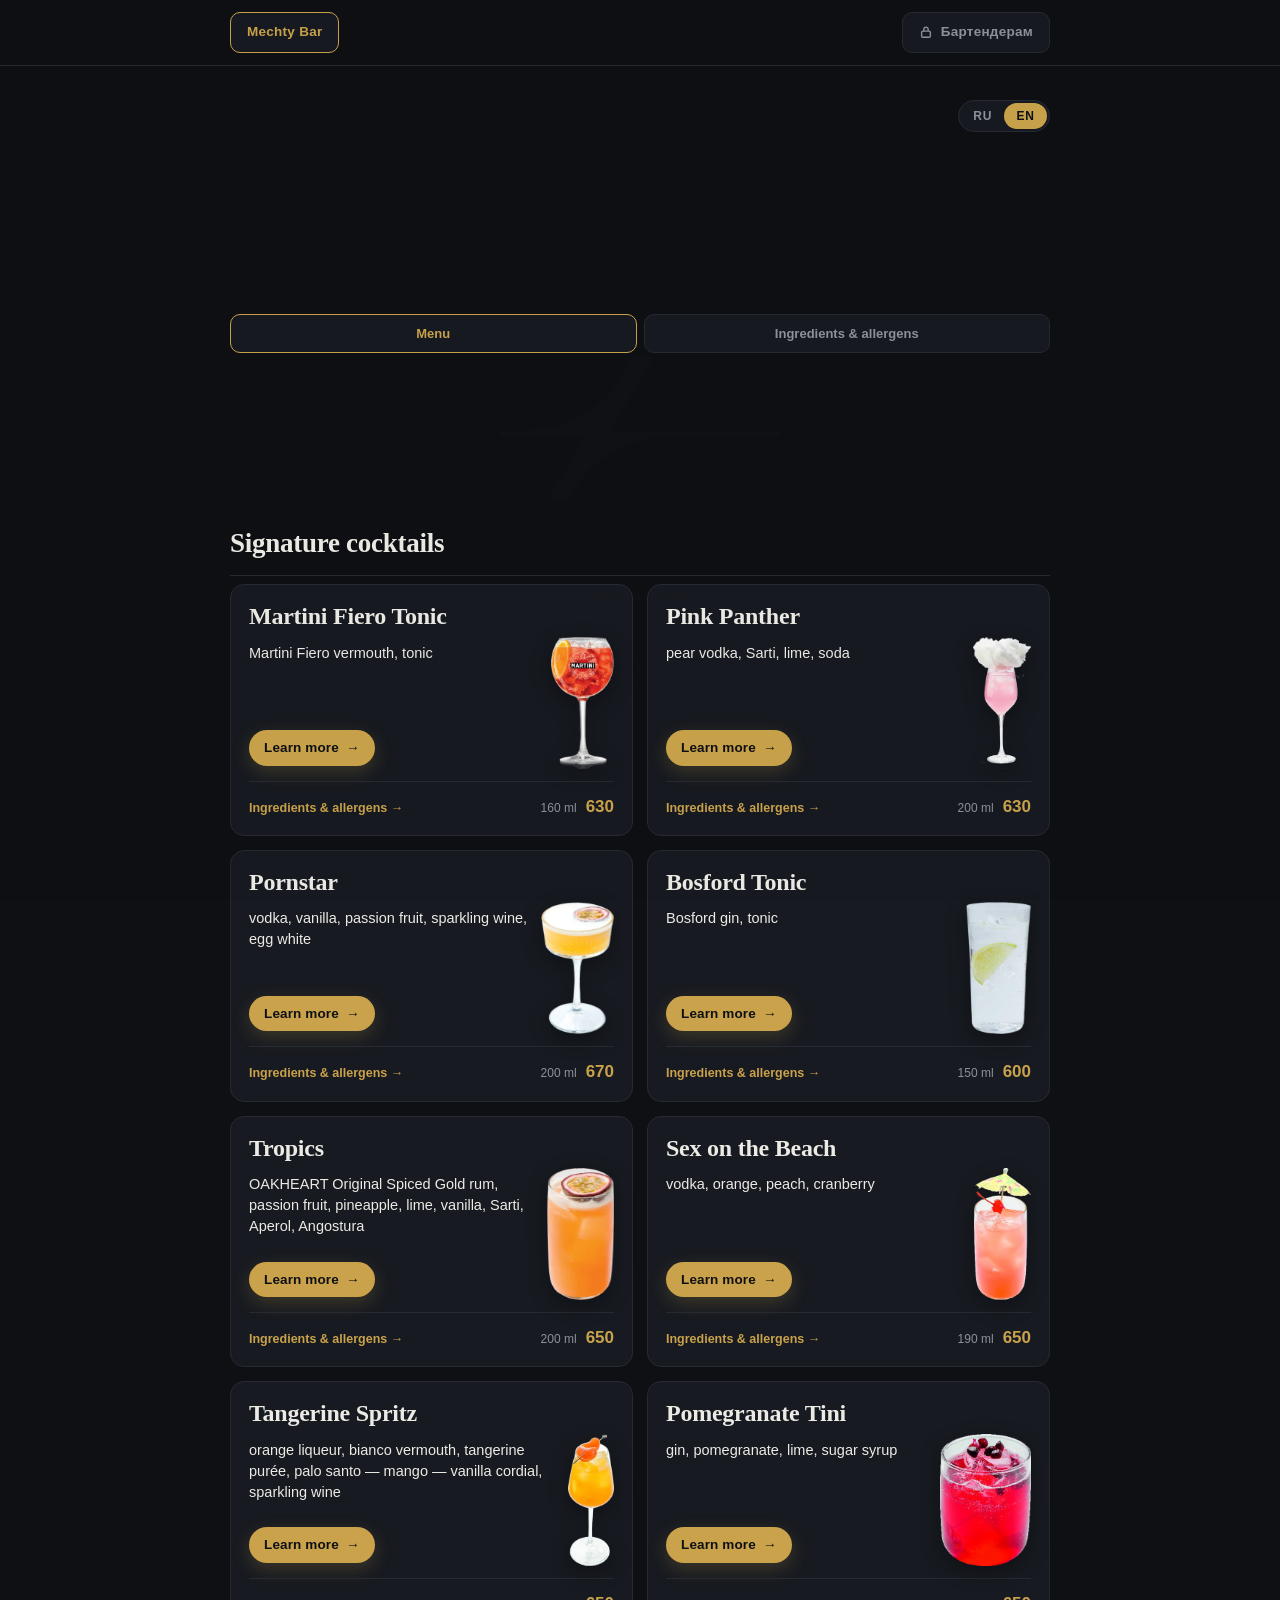
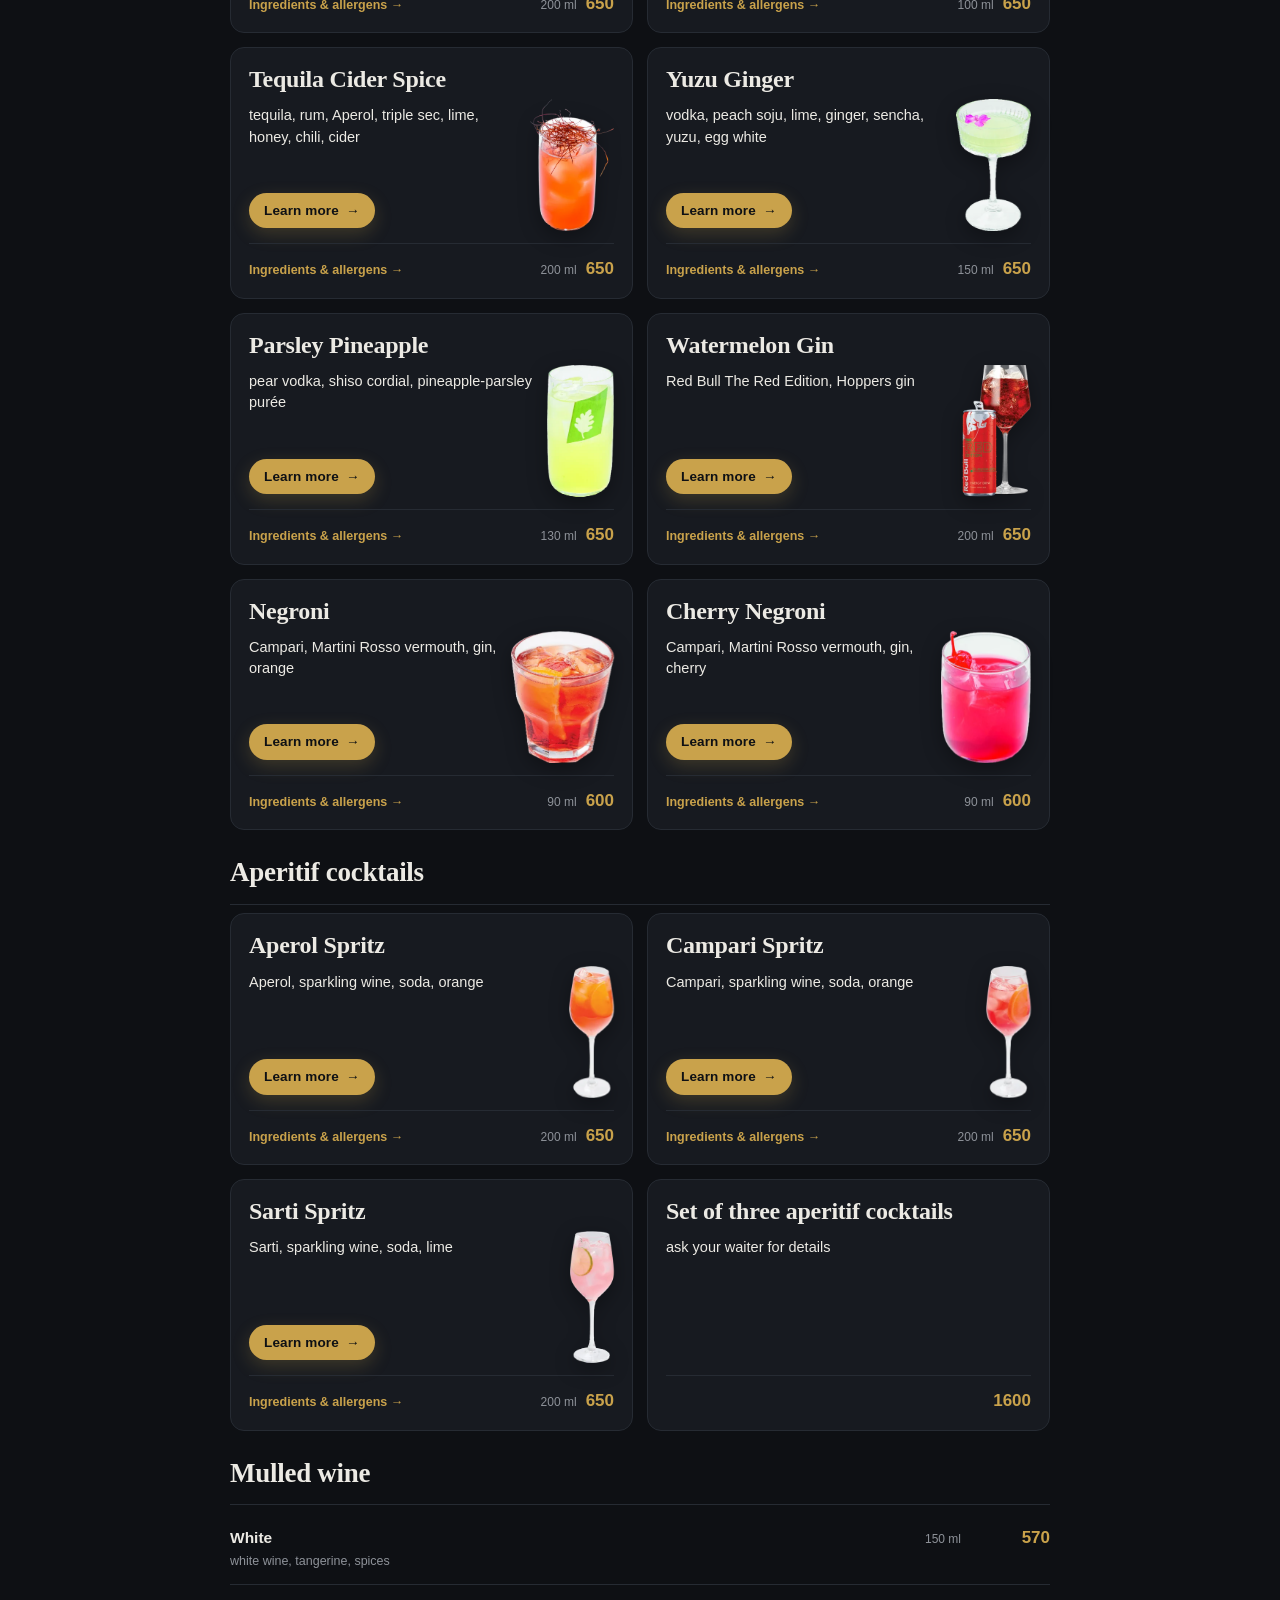
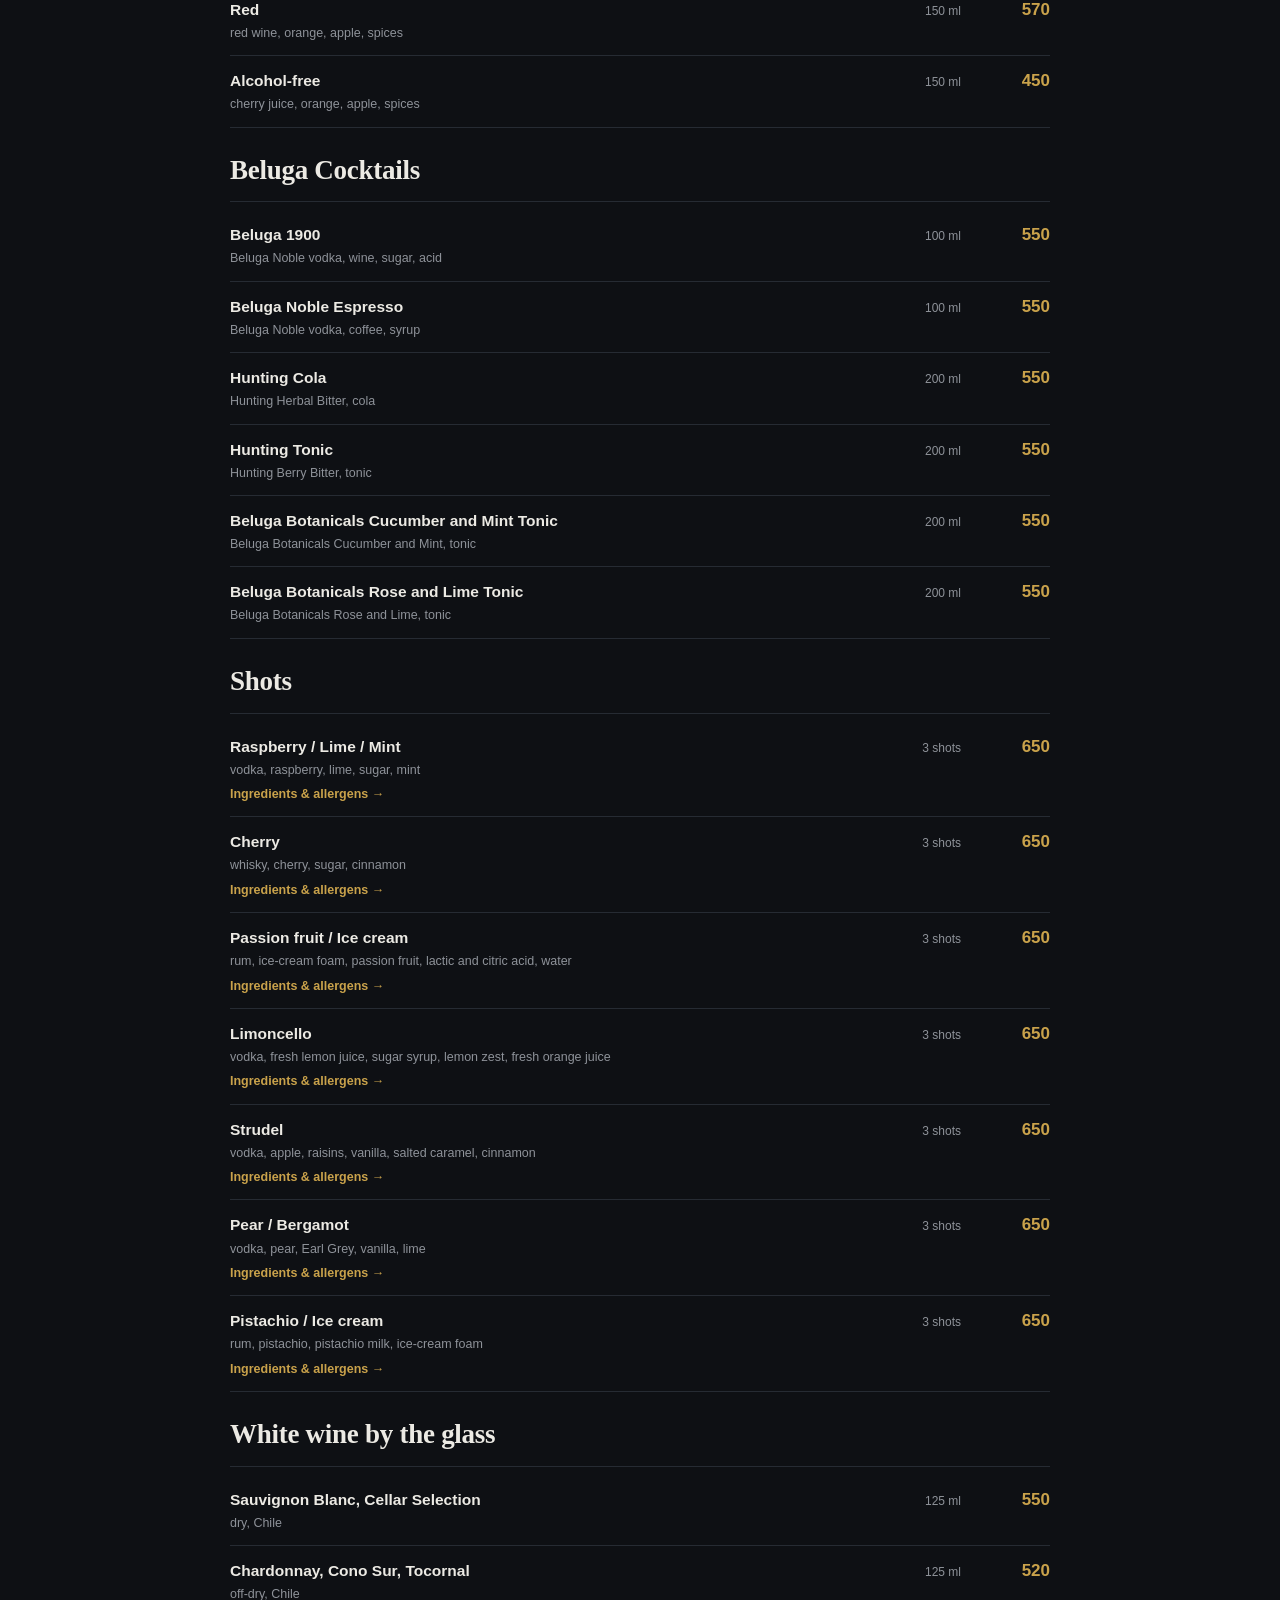
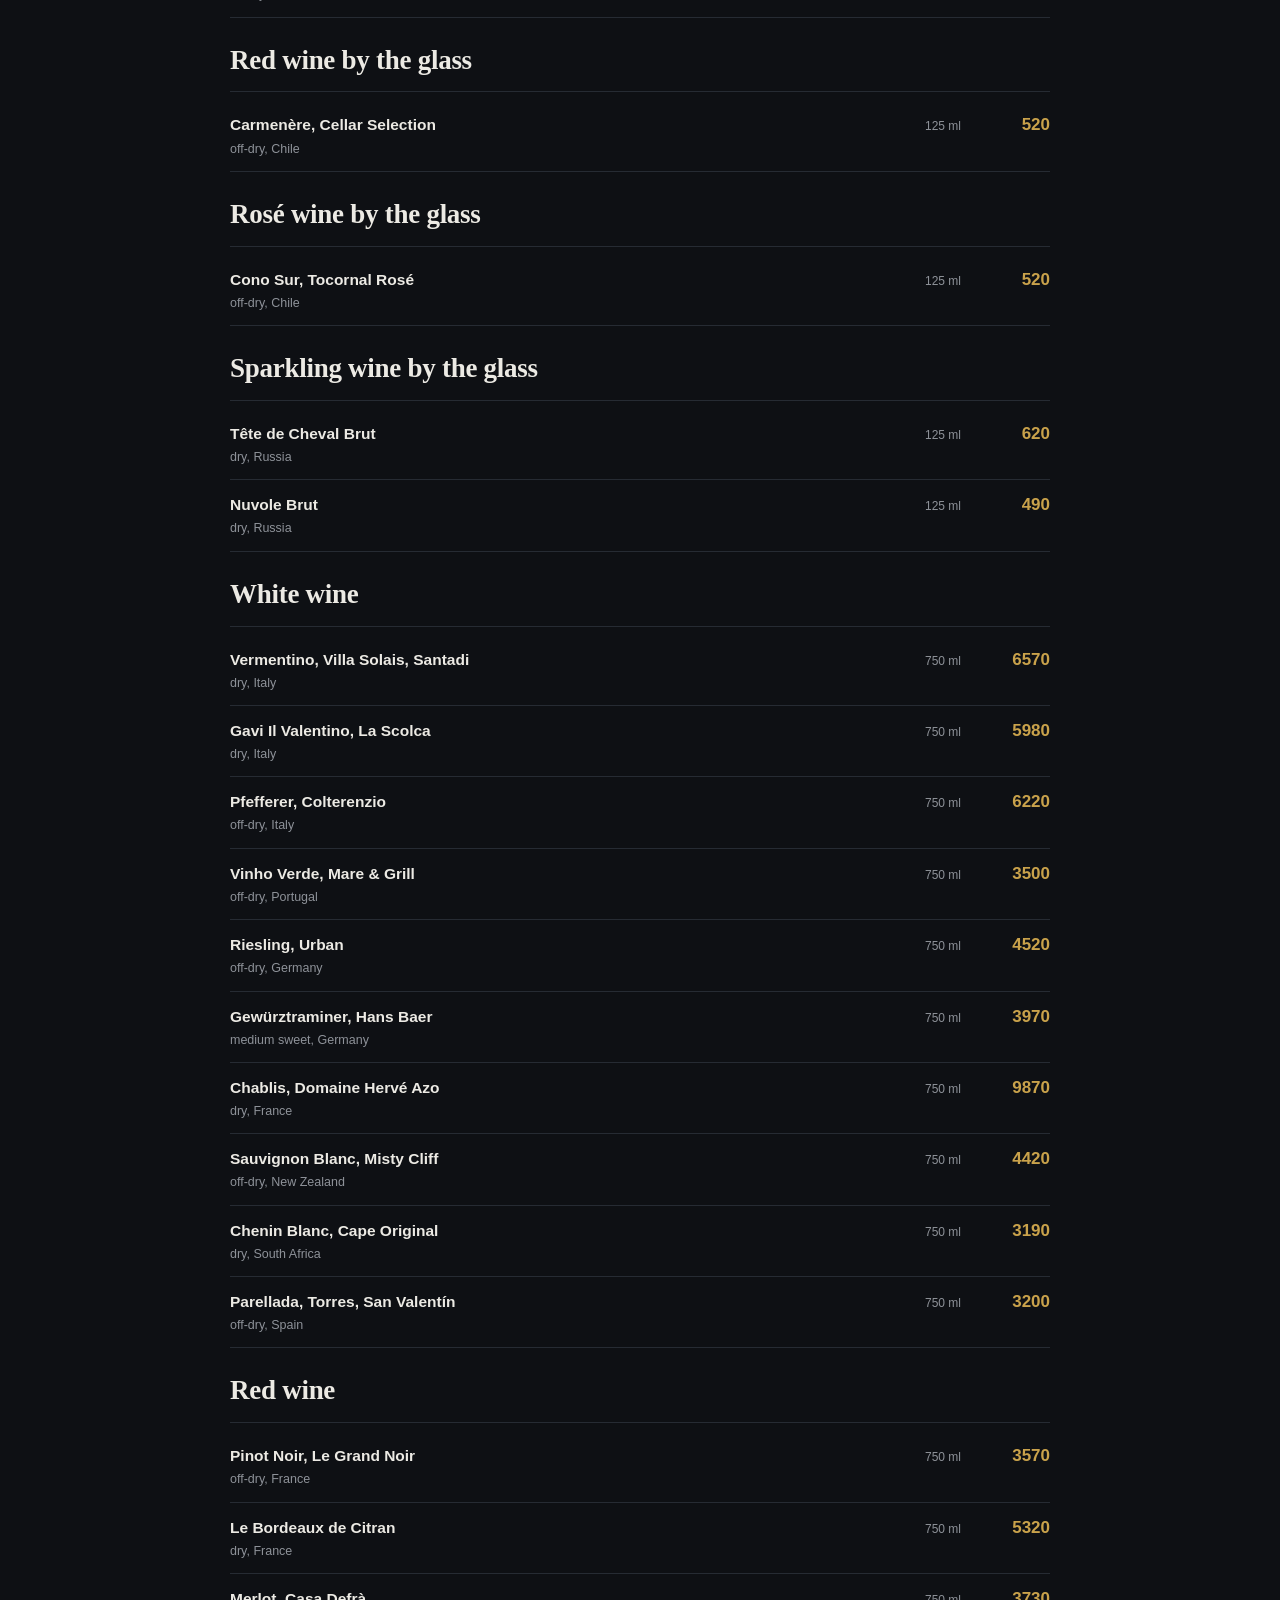
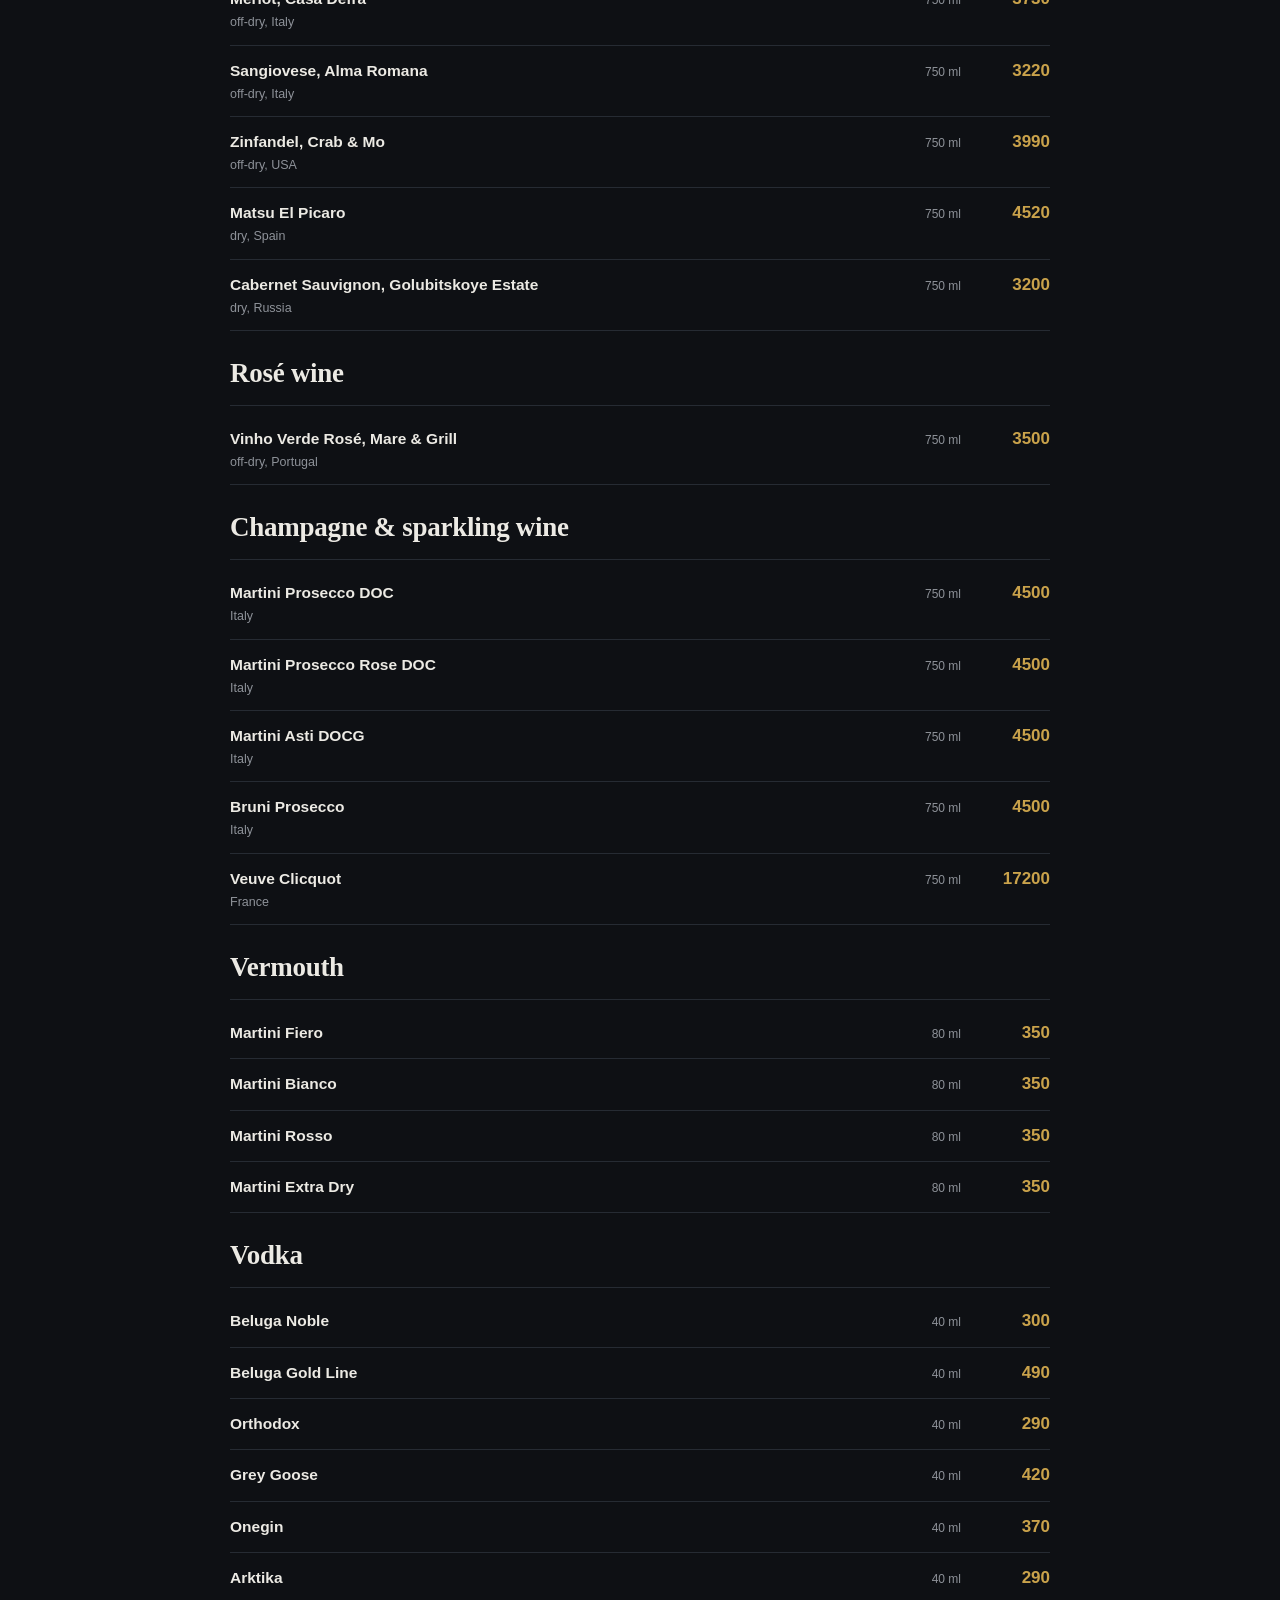
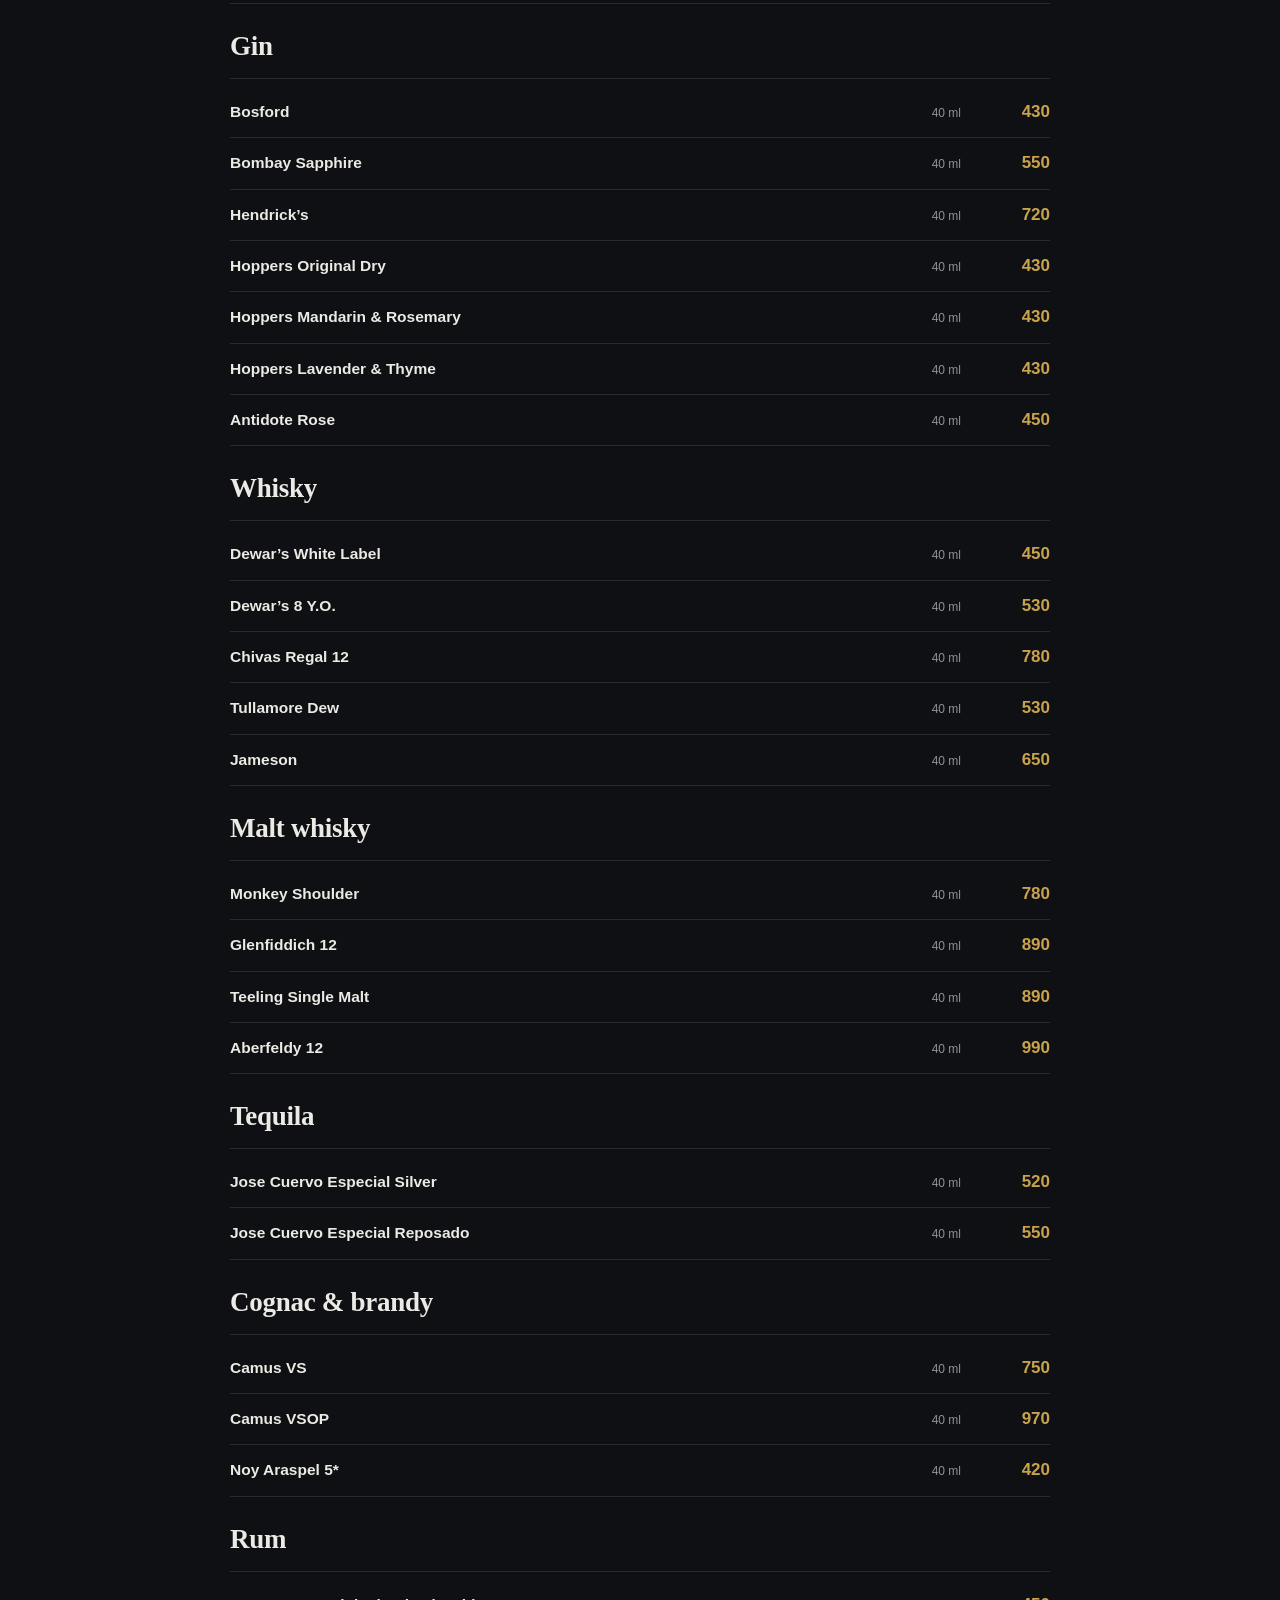
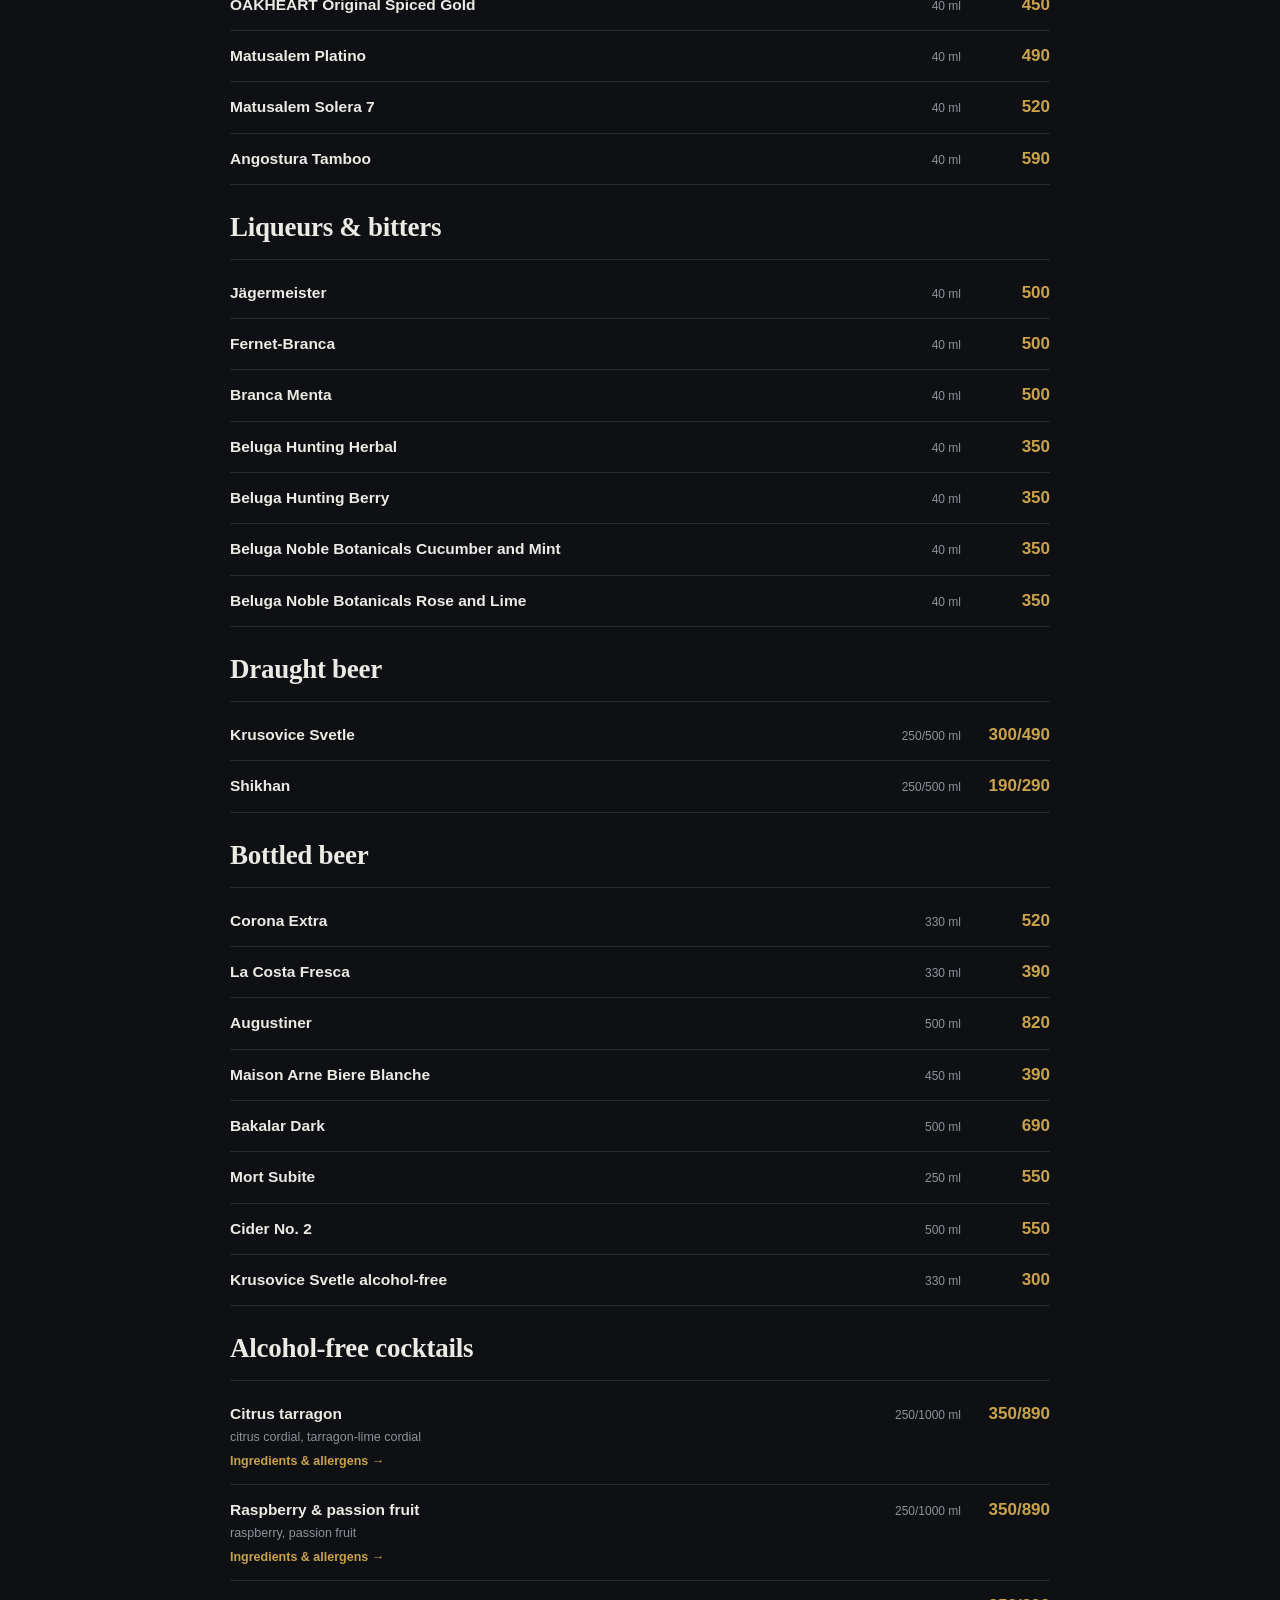
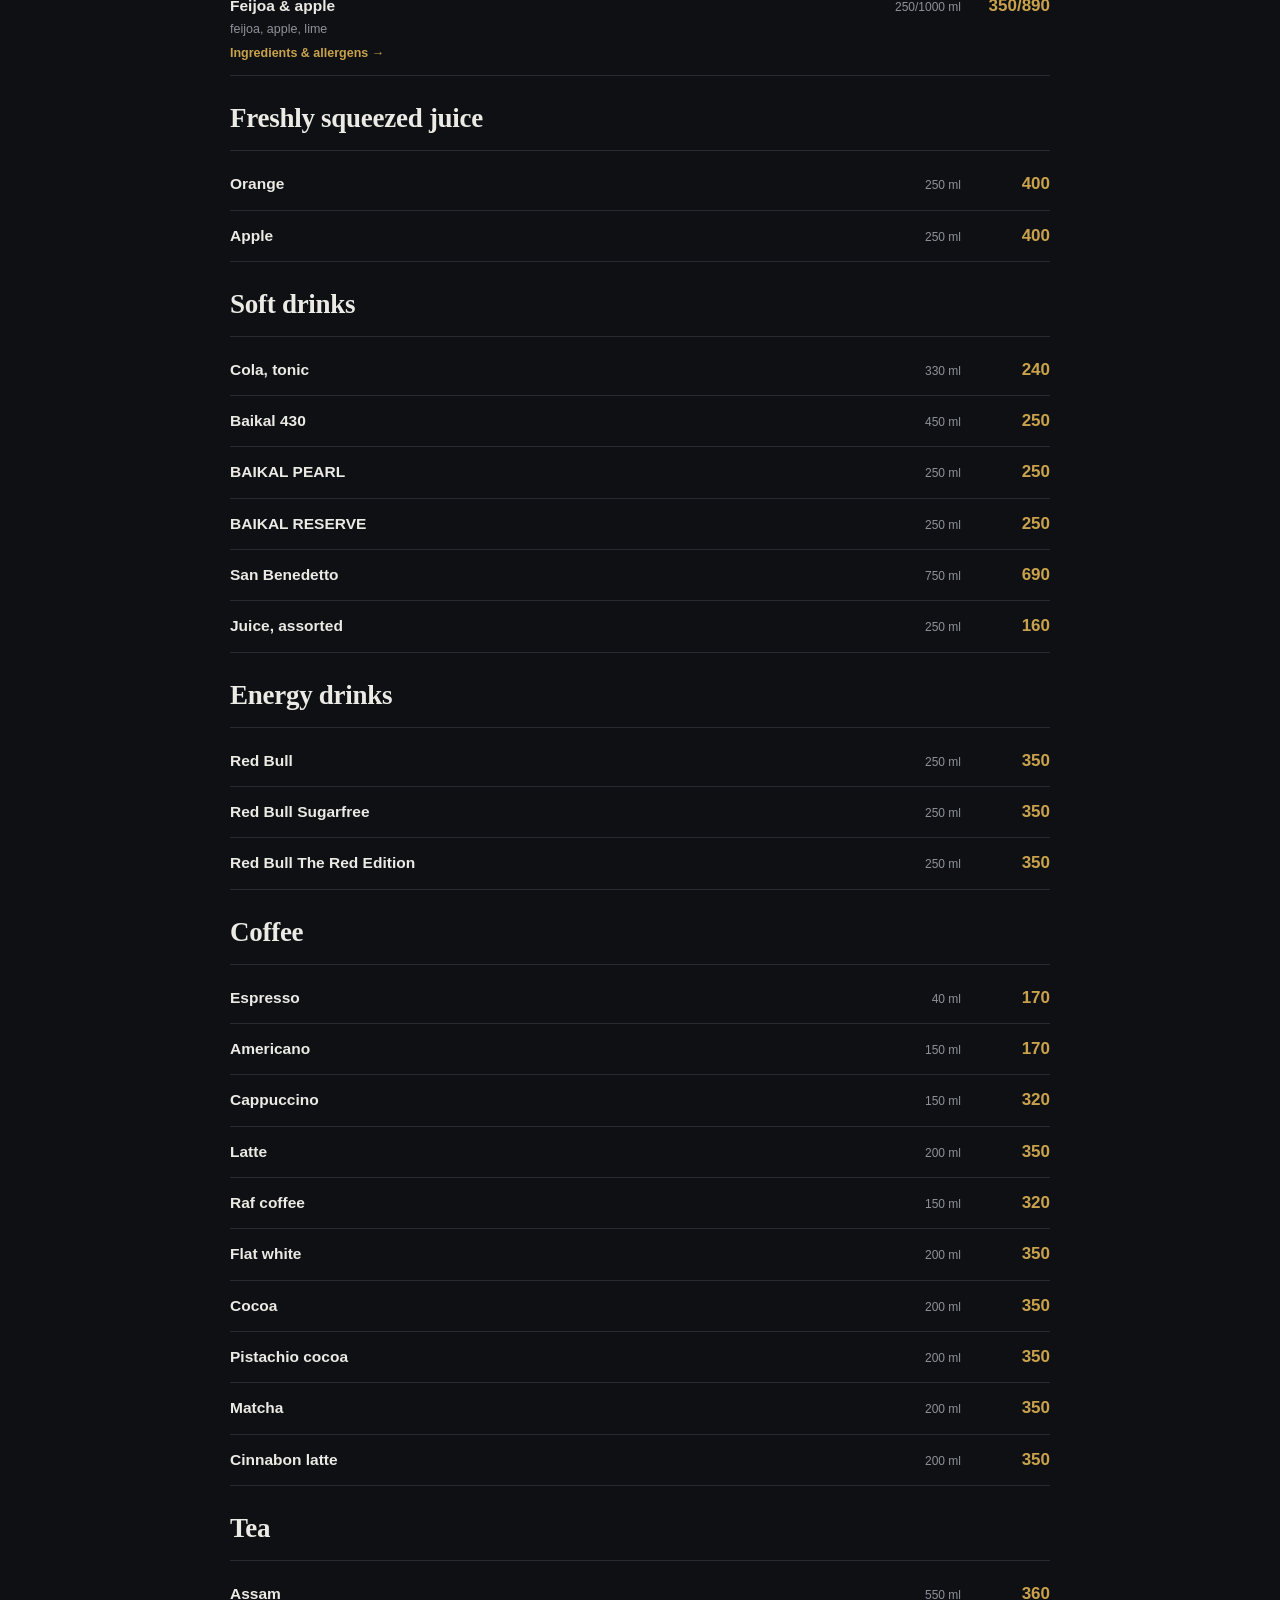
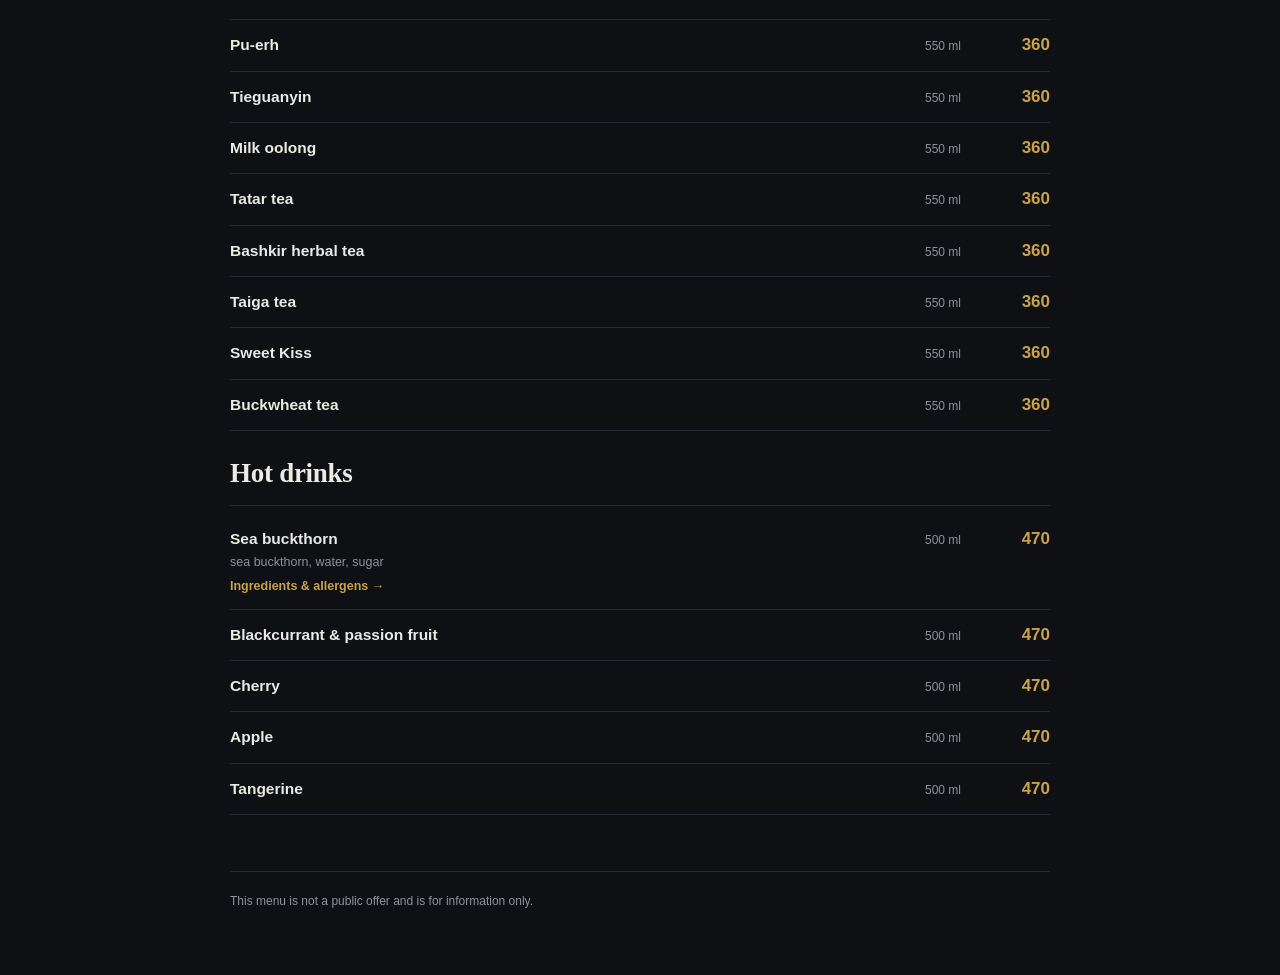
<file: index.html>
<!doctype html>
<html lang="ru">
<head>
<meta charset="utf-8">
<meta name="viewport" content="width=device-width, initial-scale=1, viewport-fit=cover">
<meta name="robots" content="noindex, nofollow">
<meta name="referrer" content="no-referrer">
<meta http-equiv="Content-Security-Policy" content="default-src 'none'; script-src 'self' 'unsafe-inline' https://script.google.com https://script.googleusercontent.com; style-src 'self' 'unsafe-inline' https://fonts.googleapis.com; font-src https://fonts.gstatic.com; img-src 'self' data: https://lh3.googleusercontent.com; media-src 'self'; connect-src https://script.google.com https://script.googleusercontent.com; manifest-src 'self'; worker-src 'self'; base-uri 'none'; form-action 'none'">
<title>Бар «Мечты» — меню</title>
<meta name="description" content="Меню бара «Мечты» на русском и английском: коктейли, вино, крепкое, пиво, кофе и чай; состав и аллергены коктейлей. Для команды — техкарты, калькулятор, заявки и ревизия.">
<!-- превью ссылки в Telegram, WhatsApp, ВКонтакте -->
<meta property="og:type" content="website">
<meta property="og:site_name" content="Бар «Мечты»">
<meta property="og:locale" content="ru_RU">
<meta property="og:url" content="https://mechty-bar.netlify.app/">
<meta property="og:title" content="Бар «Мечты» — меню">
<meta property="og:description" content="Меню бара: коктейли, вино, крепкое, пиво, кофе и чай; состав и аллергены. Menu in English.">
<meta property="og:image" content="https://mechty-bar.netlify.app/og.jpg">
<meta property="og:image:type" content="image/jpeg">
<meta property="og:image:width" content="1200">
<meta property="og:image:height" content="630">
<meta property="og:image:alt" content="Бар «Мечты» — барный гид: молния и коктейли бара">
<meta name="twitter:card" content="summary_large_image">
<link rel="icon" type="image/png" sizes="32x32" href="icons/favicon-32.png">
<link rel="icon" type="image/png" sizes="64x64" href="icons/favicon-64.png">
<link rel="apple-touch-icon" href="icons/apple-touch-icon.png">
<link rel="manifest" href="manifest.webmanifest">
<script src="vendor/qrcode.js" defer></script>
<script>
/* Анимации GSAP — включены для всех. ?fx=0 — выключить на этом устройстве, ?fx=1 — включить обратно. */
(function () {
  let on = false;
  try {
    const q = new URLSearchParams(location.search).get("fx");
    if (q !== null) localStorage.setItem("mechty-fx", q === "0" ? "0" : "1");
    on = localStorage.getItem("mechty-fx") !== "0";
  } catch (e) { on = true; }
  if (!on || matchMedia("(prefers-reduced-motion: reduce)").matches) return;
  const root = document.documentElement;
  root.classList.add("fx-pre");
  setTimeout(() => root.classList.remove("fx-pre"), 3000);       // если что-то не загрузилось — просто показать страницу
  const load = src => new Promise(ok => { const s = document.createElement("script"); s.src = src; s.onload = s.onerror = ok; document.head.appendChild(s); });
  addEventListener("DOMContentLoaded", () => load("vendor/gsap.min.js").then(() => load("vendor/ScrollTrigger.min.js")).then(() => load("fx.js")));
})();
</script>
<meta name="theme-color" content="#0E1014">
<meta name="color-scheme" content="dark">
<meta name="apple-mobile-web-app-capable" content="yes">
<meta name="mobile-web-app-capable" content="yes">
<meta name="apple-mobile-web-app-status-bar-style" content="black-translucent">
<meta name="apple-mobile-web-app-title" content="Бар Мечты">
<link rel="preconnect" href="https://fonts.googleapis.com">
<link rel="preconnect" href="https://fonts.gstatic.com" crossorigin>
<link rel="stylesheet" href="https://fonts.googleapis.com/css2?family=Cormorant+Garamond:wght@500;600&family=Manrope:wght@400;500;600;700&family=PT+Serif:wght@400;700&display=swap">
<link rel="stylesheet" href="css/app.css">
</head>
<body>

<nav class="topbar" aria-label="Разделы">
  <div class="topbar-in">
    <a class="tab" id="tabBar" href="#" aria-current="page">Бар «Мечты»</a>
    <a class="tab" id="tabBt" href="#bartenders">
      <svg viewBox="0 0 16 16" fill="none" stroke="currentColor" stroke-width="1.6" aria-hidden="true"><rect x="3" y="7" width="10" height="7" rx="1.5"/><path d="M5.5 7V5a2.5 2.5 0 0 1 5 0v2"/></svg>
      Бартендерам
    </a>
  </div>
</nav>

<!-- ── Для гостей (открыто всем): меню и «Состав и аллергены», RU/EN ── -->
<main class="wrap" id="viewBar">
  <header>
    <div class="ghead">
      <p class="mark" id="gMark">Бар «Мечты»</p>
      <div class="lang" id="lang" role="group" aria-label="Язык">
        <button type="button" data-l="ru" aria-pressed="true">RU</button>
        <button type="button" data-l="en" aria-pressed="false">EN</button>
      </div>
    </div>
    <h1 id="gTitle">Меню</h1>
    <p class="lede" id="gLede">Коктейли, вино, крепкое, пиво, безалкогольные напитки, кофе и чай.</p>
    <div class="modes gtabs" id="gTabs" role="group" aria-label="Раздел">
      <button type="button" data-p="menu" aria-pressed="true">Меню</button>
      <button type="button" data-p="card" aria-pressed="false">Состав и аллергены</button>
    </div>
  </header>

  <div id="pMenu">
    <div class="controls">
      <input id="gq" type="search" placeholder="Поиск по меню" autocomplete="off" aria-label="Поиск по меню">
      <div class="chips" id="mchips" role="group" aria-label="Фильтр по разделам"></div>
    </div>
    <div id="mout"></div>
  </div>

  <div id="pCard" hidden>
    <div class="controls">
      <input id="q" type="search" placeholder="Поиск по названию или ингредиенту" autocomplete="off" aria-label="Поиск по названию или ингредиенту">
      <div class="chips" id="chips" role="group" aria-label="Фильтр по разделам"></div>
    </div>

    <div id="out"></div>
  </div>

  <footer>
    <span id="gFoot">Не является публичной офертой и носит рекламный характер.</span>
  </footer>
</main>

<!-- ── Раздел бартендеров (после входа) ───────────────────────── -->
<main class="wrap narrow" id="viewBt" hidden>
  <header>
    <div class="bthead"><p class="mark">Бар «Мечты» · бартендерам</p>
      <button type="button" class="btburger" id="btBurger" aria-label="Разделы" aria-expanded="false" aria-controls="btNav"><span><i></i><i></i><i></i></span><b class="btdot" id="btDot" hidden></b></button></div>
    <!-- разделы: «три полоски» → шторка справа (группы, текущий раздел подсвечен) -->
    <div class="btdim" id="btDim"></div>
    <aside class="btnav" id="btNav" role="dialog" aria-modal="true" aria-label="Разделы">
      <div class="btntop"><h2>Разделы</h2><button type="button" class="btx" id="btNavX" aria-label="Закрыть"><svg viewBox="0 0 24 24" fill="none" stroke="currentColor" stroke-width="2" stroke-linecap="round" aria-hidden="true"><path d="M6 6l12 12M18 6L6 18"/></svg></button></div>
      <p class="btnwho" id="btNavWho"></p>
      <div class="btnlist" id="sect" role="group" aria-label="Раздел">
        <p class="btg">Смена</p>
        <button type="button" class="btrow" data-s="open" aria-pressed="false"><svg class="btic" viewBox="0 0 24 24" fill="none" stroke="currentColor" stroke-width="1.6" stroke-linecap="round" stroke-linejoin="round" aria-hidden="true"><rect x="4" y="4" width="16" height="16" rx="3.5"/><path d="M8.4 12.3l2.5 2.5 4.8-5.1"/></svg><span class="btt"><b>Чеклист открытия</b><small>общий для всех барменов</small></span><svg class="btch" viewBox="0 0 24 24" fill="none" stroke="currentColor" stroke-width="2" stroke-linecap="round" stroke-linejoin="round" aria-hidden="true"><path d="M9 6l6 6-6 6"/></svg></button>
        <button type="button" class="btrow" data-s="fr" aria-pressed="false"><svg class="btic" viewBox="0 0 24 24" fill="none" stroke="currentColor" stroke-width="1.6" stroke-linecap="round" stroke-linejoin="round" aria-hidden="true"><path d="M10 14.3V5.2a2 2 0 1 1 4 0v9.1a4 4 0 1 1-4 0z"/><path d="M12 9.5v6"/></svg><span class="btt"><b>Холодильники</b><small>журнал температуры</small></span><svg class="btch" viewBox="0 0 24 24" fill="none" stroke="currentColor" stroke-width="2" stroke-linecap="round" stroke-linejoin="round" aria-hidden="true"><path d="M9 6l6 6-6 6"/></svg></button>
        <button type="button" class="btrow" data-s="zone" aria-pressed="false"><svg class="btic" viewBox="0 0 24 24" fill="none" stroke="currentColor" stroke-width="1.6" stroke-linecap="round" stroke-linejoin="round" aria-hidden="true"><path d="M5.2 8.5h13.6l-1 11.5H6.2z"/><path d="M9 8.5V7a3 3 0 0 1 6 0v1.5"/></svg><span class="btt"><b>Взять на бар</b><small>что принести на бар</small></span><svg class="btch" viewBox="0 0 24 24" fill="none" stroke="currentColor" stroke-width="2" stroke-linecap="round" stroke-linejoin="round" aria-hidden="true"><path d="M9 6l6 6-6 6"/></svg></button>
        <p class="btg">Рецептуры</p>
        <button type="button" class="btrow" data-s="ttk" aria-pressed="true"><svg class="btic" viewBox="0 0 24 24" fill="none" stroke="currentColor" stroke-width="1.6" stroke-linecap="round" stroke-linejoin="round" aria-hidden="true"><path d="M3 5.5C5.5 4 8.5 4 12 6c3.5-2 6.5-2 9-.5V19c-2.5-1.5-5.5-1.5-9 .5-3.5-2-6.5-2-9-.5z"/><path d="M12 6v13.5"/></svg><span class="btt"><b>Технологическая карта</b><small>граммовки, посуда, метод</small></span><svg class="btch" viewBox="0 0 24 24" fill="none" stroke="currentColor" stroke-width="2" stroke-linecap="round" stroke-linejoin="round" aria-hidden="true"><path d="M9 6l6 6-6 6"/></svg></button>
        <button type="button" class="btrow" data-s="calc" aria-pressed="false"><svg class="btic" viewBox="0 0 24 24" fill="none" stroke="currentColor" stroke-width="1.6" stroke-linecap="round" stroke-linejoin="round" aria-hidden="true"><rect x="5" y="3" width="14" height="18" rx="2.2"/><rect x="8" y="6" width="8" height="3.4" rx=".8"/><path d="M8.6 13h.01M12 13h.01M15.4 13h.01M8.6 16.6h.01M12 16.6h.01M15.4 16.6h.01" stroke-width="2.4"/></svg><span class="btt"><b>Калькулятор замесов</b><small>пересчёт на объём и порции</small></span><svg class="btch" viewBox="0 0 24 24" fill="none" stroke="currentColor" stroke-width="2" stroke-linecap="round" stroke-linejoin="round" aria-hidden="true"><path d="M9 6l6 6-6 6"/></svg></button>
        <button type="button" class="btrow" data-s="lab" aria-pressed="false"><svg class="btic" viewBox="0 0 24 24" fill="none" stroke="currentColor" stroke-width="1.6" stroke-linecap="round" stroke-linejoin="round" aria-hidden="true"><path d="M3.5 12.4V5A1.5 1.5 0 0 1 5 3.5h7.4l8.1 8.1-8.9 8.9z"/><circle cx="8.2" cy="8.2" r="1.4"/></svg><span class="btt"><b>Этикетки</b><small>лицевая и оборот с QR</small></span><svg class="btch" viewBox="0 0 24 24" fill="none" stroke="currentColor" stroke-width="2" stroke-linecap="round" stroke-linejoin="round" aria-hidden="true"><path d="M9 6l6 6-6 6"/></svg></button>
        <p class="btg">Учёт</p>
        <button type="button" class="btrow" data-s="rev" aria-pressed="false"><svg class="btic" viewBox="0 0 24 24" fill="none" stroke="currentColor" stroke-width="1.6" stroke-linecap="round" stroke-linejoin="round" aria-hidden="true"><path d="M4 6.5h9M4 12h9M4 17.5h9"/><path d="M16 6.3l1.3 1.3 2.6-2.7M16 11.8l1.3 1.3 2.6-2.7M16 17.3l1.3 1.3 2.6-2.7"/></svg><span class="btt"><b>Ревизия</b><small>ежедневная · месячная</small></span><svg class="btch" viewBox="0 0 24 24" fill="none" stroke="currentColor" stroke-width="2" stroke-linecap="round" stroke-linejoin="round" aria-hidden="true"><path d="M9 6l6 6-6 6"/></svg></button>
        <button type="button" class="btrow" data-s="wo" aria-pressed="false"><svg class="btic" viewBox="0 0 24 24" fill="none" stroke="currentColor" stroke-width="1.6" stroke-linecap="round" stroke-linejoin="round" aria-hidden="true"><path d="M6 3h8.2L18 6.8V21H6z"/><path d="M14 3v4h4"/><path d="M9 14h6"/></svg><span class="btt"><b>Списания</b><small>акт и проработка</small></span><svg class="btch" viewBox="0 0 24 24" fill="none" stroke="currentColor" stroke-width="2" stroke-linecap="round" stroke-linejoin="round" aria-hidden="true"><path d="M9 6l6 6-6 6"/></svg></button>
        <button type="button" class="btrow" data-s="order" aria-pressed="false"><svg class="btic" viewBox="0 0 24 24" fill="none" stroke="currentColor" stroke-width="1.6" stroke-linecap="round" stroke-linejoin="round" aria-hidden="true"><rect x="5" y="4.5" width="14" height="16.5" rx="2.2"/><path d="M9 3h6v3H9z"/><path d="M8.5 11h7M8.5 14.5h7M8.5 18h4"/></svg><span class="btt"><b>Заявка</b><small>что заказать</small></span><svg class="btch" viewBox="0 0 24 24" fill="none" stroke="currentColor" stroke-width="2" stroke-linecap="round" stroke-linejoin="round" aria-hidden="true"><path d="M9 6l6 6-6 6"/></svg></button>
        <p class="btg">Команда</p>
        <button type="button" class="btrow" data-s="gr" aria-pressed="false"><svg class="btic" viewBox="0 0 24 24" fill="none" stroke="currentColor" stroke-width="1.6" stroke-linecap="round" stroke-linejoin="round" aria-hidden="true"><rect x="3.5" y="5" width="17" height="15.5" rx="2.2"/><path d="M3.5 9.6h17M8 3v4M16 3v4"/><path d="M7.4 13.2h2.6M13.9 13.2h2.6M7.4 16.7h2.6"/></svg><span class="btt"><b>График</b><small>смены и часовка</small></span><svg class="btch" viewBox="0 0 24 24" fill="none" stroke="currentColor" stroke-width="2" stroke-linecap="round" stroke-linejoin="round" aria-hidden="true"><path d="M9 6l6 6-6 6"/></svg></button>
        <div class="btmgr"><button type="button" class="btrow" data-s="mgr" aria-pressed="false"><svg class="btic" viewBox="0 0 24 24" fill="none" stroke="currentColor" stroke-width="1.6" stroke-linecap="round" stroke-linejoin="round" aria-hidden="true"><path d="M4 20.5V11M9.4 20.5V5M14.8 20.5v-6.5M20.2 20.5V8.5"/></svg><span class="btt"><b>Бар-менеджер <svg class="btlock" viewBox="0 0 24 24" fill="none" stroke="currentColor" stroke-width="1.8" stroke-linecap="round" stroke-linejoin="round" aria-hidden="true"><rect x="5" y="11" width="14" height="9.5" rx="2"/><path d="M8.3 11V8a3.7 3.7 0 0 1 7.4 0v3"/></svg></b><small>по отдельному паролю</small></span><svg class="btch" viewBox="0 0 24 24" fill="none" stroke="currentColor" stroke-width="2" stroke-linecap="round" stroke-linejoin="round" aria-hidden="true"><path d="M9 6l6 6-6 6"/></svg></button></div>
      </div>
    </aside>
    <h1 id="btTitle">Технологическая<br>карта</h1>
    <p class="lede" id="btLede">Граммовки, посуда, метод и украшение для каждого напитка и заготовки.</p>
  </header>

  <div class="whoami">
    <span>Вы вошли: <b id="meName"></b> · <span id="meMail"></span></span>
    <button type="button" class="link" id="logout">Выйти</button>
  </div>

  <div id="secTtk">
    <input id="tq" class="tq" type="search" placeholder="Поиск по названию или ингредиенту" autocomplete="off" aria-label="Поиск по технологической карте">
    <div id="tres"></div>
  </div>

  <div id="secCalc" hidden>
    <div class="block">
      <p class="label">Позиция</p>
      <select id="pos" aria-label="Позиция"></select>
    </div>

    <div class="block">
      <p class="label">Считать от</p>
      <div class="modes" id="modes" role="group" aria-label="Способ расчёта">
        <button type="button" data-m="vol"   aria-pressed="true">Объёма</button>
        <button type="button" data-m="por"   aria-pressed="false">Порций</button>
        <button type="button" data-m="coef"  aria-pressed="false">Коэффициента</button>
        <button type="button" data-m="stock" aria-pressed="false">Остатка</button>
      </div>
    </div>

    <div class="block" id="stockBlock" hidden>
      <p class="label">Какого ингредиента</p>
      <select id="ing" aria-label="Ингредиент"></select>
    </div>

    <div class="block">
      <p class="label" id="valLabel">Нужный объём</p>
      <div class="row">
        <input id="val" type="number" inputmode="decimal" min="0" step="any" value="3" aria-labelledby="valLabel">
        <span class="unit" id="valUnit">литров</span>
      </div>
      <div class="quick" id="quick"></div>
    </div>

    <div class="opts">
      <div>
        <p class="label">Разлить</p>
        <div class="modes" id="cont" role="group" aria-label="Количество мерников">
          <button type="button" data-c="1" aria-pressed="true">В 1 мерник</button>
          <button type="button" data-c="2" aria-pressed="false">В 2 мерника</button>
        </div>
      </div>
      <div>
        <p class="label">Точность</p>
        <label class="toggle"><input type="checkbox" id="round" checked> Округлять</label>
      </div>
    </div>

    <div class="result" id="res"></div>
    <div class="warn" id="resNote"></div>
  </div>

  <div id="secWo" hidden>
    <div class="modes" id="wokind" role="group" aria-label="Вид акта">
      <button type="button" data-k="wo" aria-pressed="true">Акт списания</button>
      <button type="button" data-k="pr" aria-pressed="false">Акт проработки</button>
    </div>
    <section class="wnbox" id="wnBox" aria-labelledby="wnTitle">
      <div class="wnhead"><h2 class="h3" id="wnTitle">Заметка к списанию</h2><em id="wnCount"></em></div>
      <p class="wnhint" id="wnHint">Видна всем барменам. Запишите, что нужно списать, — позиция останется здесь, пока её не спишут актом.</p>
      <ul class="wnlist" id="wnList"></ul>
      <div class="wnin" id="wnIn" hidden><span id="wnInT"></span><button type="button" class="wnmove" id="wnInGo">Вставить в акт</button></div>
      <form class="wnadd" id="wnForm" autocomplete="off" novalidate>
        <input id="wnN" type="text" list="woNames" maxlength="120" placeholder="Что списать" aria-label="Наименование для заметки">
        <div class="worow2">
          <input id="wnQ" type="text" inputmode="decimal" maxlength="16" placeholder="Кол-во" aria-label="Количество">
          <select id="wnU" aria-label="Единица измерения"><option value="">ед.</option><option>л</option><option>мл</option><option>гр</option><option>кг</option><option>шт</option></select>
          <input id="wnWhy" class="woy" type="text" list="woWhy" maxlength="120" placeholder="Причина" aria-label="Причина">
        </div>
        <button type="submit" class="wnplus" id="wnGo">Добавить в заметку</button>
      </form>
      <p class="warn" id="wnWarn" role="status"></p>
      <button type="button" class="wnmove" id="wnMove" disabled>Перенести в акт списания</button>
      <p class="wnhint wnsub">Перенесённые позиции закрепляются в вашем акте ниже: изменить их нельзя, можно вернуть в заметку (↩). Одинаковые позиции с одной причиной складываются в одну строку. Не создадите акт за 24 часа — они вернутся в заметку сами.</p>
    </section>
    <form class="result tcard wo" id="woForm" autocomplete="off" novalidate>
      <div class="tname"><em>ООО «Заря» · Бар</em><h2 class="h3" id="woTitle">Акт о списании</h2></div>
      <div class="wobody">
        <div class="wo2">
          <div>
            <label class="label" for="woDate">Дата акта</label>
            <input id="woDate" type="date" required>
          </div>
          <div>
            <label class="label" for="woNo">№ акта <small>(необяз.)</small></label>
            <input id="woNo" type="text" inputmode="numeric" maxlength="12" placeholder="—">
          </div>
        </div>

        <p class="label wolab">Позиции</p>
        <ol class="worows" id="woRows"></ol>
        <button type="button" class="ghost woadd" id="woAdd">+ Добавить позицию</button>
        <p class="wonote" id="woMax" hidden>В акте не больше 25 позиций — остальное оформите следующим актом.</p>
        <button type="button" class="ghost woadd wopasteopen" id="woPasteOpen">Вставить списком</button>
        <div class="wopaste" id="woPaste" hidden>
          <label class="label" for="woPasteT">Вставьте список — по позиции в строке</label>
          <textarea id="woPasteT" rows="6" spellcheck="false" placeholder="Водка «Беленькая» — 170 мл&#10;Трипл Сек 195 мл&#10;40 мл Оакхарт&#10;Ягоды 330 гр — Порча"></textarea>
          <input id="woPasteWhy" type="text" list="woWhy" maxlength="120" enterkeyhint="done" placeholder="Причина — для строк, где её нет" aria-label="Причина для строк без причины">
          <ul class="womini wopasteprev" id="woPastePrev"></ul>
          <button type="button" class="wogo" id="woPasteGo" disabled>Добавить в акт</button>
          <button type="button" class="link wopastex" id="woPasteX">Закрыть</button>
        </div>

        <p class="label wolab">Кто списывает</p>
        <div class="wo2 wowho">
          <div>
            <label class="label" for="woName">Фамилия</label>
            <input id="woName" type="text" readonly tabindex="-1" aria-readonly="true">
          </div>
          <div>
            <label class="label" for="woIni">Инициалы</label>
            <input id="woIni" type="text" maxlength="8" placeholder="Д.М." autocapitalize="characters">
          </div>
        </div>

        <p class="label wolab">Подпись <button type="button" class="link" id="woSigClear">Очистить</button></p>
        <div class="wosig"><canvas id="woSig" aria-label="Поле для подписи пальцем или мышью"></canvas><span class="wosighint" id="woSigHint">Распишитесь здесь</span></div>

        <p class="warn" id="woWarn" role="status"></p>
        <button type="submit" class="wogo" id="woGo">Создать файл</button>
      </div>
    </form>

    <div class="result tcard" id="woDone" hidden>
      <div class="tname"><h2 class="h3">Акт готов</h2></div>
      <p class="oempty" id="woInfo"></p>
      <div class="lprev"><img id="woPrev" alt="Акт — превью"></div>
      <div class="otools">
        <button type="button" class="link" id="woDl" hidden>Скачать</button>
        <button type="button" class="link" id="woShare" hidden>Поделиться</button>
        <button type="button" class="link" id="woRetry" hidden>Отправить ещё раз</button>
        <button type="button" class="link" id="woNew">Новый акт</button>
      </div>
    </div>

    <div class="result tcard" id="woHist">
      <div class="tname"><em id="woHistN"></em><h2 class="h3">Последние акты</h2></div>
      <ul class="olist" id="woList"><li><div class="row1"><span>Загружаем…</span></div></li></ul>
    </div>
    <datalist id="woNames"></datalist>
    <datalist id="woWhy"><option value="Порча"><option value="Пролив"><option value="Пролилось"><option value="Пролив при замене пивного кега"><option value="Просыпь"><option value="Проба"><option value="Дегустация"><option value="Фото"><option value="Бой"><option value="Разбилось"><option value="Брак упаковки"><option value="Истёк срок годности"><option value="Передано на кухню"></datalist>
  </div>

  <div id="secLab" hidden>
    <div class="block">
      <p class="label">Позиция</p>
      <select id="lpos" aria-label="Позиция для этикетки"></select>
    </div>
    <p class="rule" id="linfo" style="margin:12px 0 0"></p>
    <div id="lsize" hidden></div>
    <div class="result tcard labs">
      <div class="tname"><h2 class="h3">Лицевая</h2></div>
      <div class="lprev"><canvas id="lfront"></canvas></div>
      <div class="otools"><button type="button" class="link" data-l="front">Поделиться / сохранить</button></div>
    </div>
    <div class="result tcard labs">
      <div class="tname"><h2 class="h3">Оборотная</h2></div>
      <div class="lprev"><canvas id="lback"></canvas></div>
      <div class="otools"><button type="button" class="link" data-l="back">Поделиться / сохранить</button></div>
    </div>
    <div class="result tcard labs">
      <div class="tname"><h2 class="h3">Ссылка на позицию</h2></div>
      <p class="oempty"><span id="llink"></span></p>
      <div class="otools"><button type="button" class="link" id="lcopy">Скопировать ссылку</button></div>
    </div>
    <p class="rule" style="margin-top:14px">QR-код и ссылка ведут в меню для гостей — на эту позицию. У своих заготовок, которых в меню нет, QR не ставится. В приложении Niimbot: «Поделиться» → Niimbot, или сохраните картинку и вставьте её в шаблон как изображение.</p>
  </div>

  <div id="secRev" hidden>
    <div class="modes" id="rkind" role="group" aria-label="Вид ревизии">
      <button type="button" data-k="day"   aria-pressed="true">Ежедневная</button>
      <button type="button" data-k="month" aria-pressed="false">Месячная</button>
    </div>
    <div id="revDay">
    <div class="result tcard osum">
      <div class="tname"><em id="rqueue"></em><h2 class="h3" id="rtitle">Ревизия</h2></div>
      <p class="oempty" id="rinfo" aria-live="polite">Загружаем…</p>
      <div class="otools">
        <button type="button" class="link" id="rstart">Войти в ревизию</button>
        <button type="button" class="link" id="rclose" hidden>Завершить</button>
        <button type="button" class="link" id="rreload">Обновить</button>
      </div>
    </div>
    <div class="warn" id="rwarn" role="status"></div>
    <div id="rbody" hidden>
      <div class="block" id="rzblock">
        <p class="label">Зона</p>
        <div class="modes zones" id="rzone" role="group" aria-label="Зона"></div>
        <p class="mfound" id="rznote" aria-live="polite"></p>
      </div>
      <div class="result tcard"><ul class="rlist" id="rlist"></ul></div>
    </div>
    </div>

    <div id="revMonth" hidden>
      <div class="result tcard osum">
        <div class="tname"><em id="mqueue"></em><h2 class="h3" id="mtitle">Месячная ревизия</h2></div>
        <div class="oempty" id="minfo" aria-live="polite">Загружаем…</div>
        <div class="otools">
          <button type="button" class="link" id="mstart">Войти в ревизию</button>
          <button type="button" class="link" id="mfresh" hidden>Начать новую ревизию</button>
          <button type="button" class="link" id="mzones" hidden>Добавить зону</button>
          <button type="button" class="link" id="mfinish" hidden>Отправить результаты</button>
          <button type="button" class="link" id="mreload">Обновить</button>
        </div>
      </div>
      <div class="warn" id="mwarn" role="status"></div>
      <form class="result tcard mpick" id="mpick" hidden>
        <div class="tname"><h2 class="h3">Какая зона подсчёта?</h2></div>
        <p class="oempty" id="mpinfo">Можно выбрать несколько — в таблице ваш столбец будет, например, «Куклин · Клуб и VIP». Каждая зона считается один раз: зону, которую считает или уже посчитал другой бармен, выбрать нельзя.</p>
        <div class="modes zones" id="mpz" role="group" aria-label="Зоны подсчёта"></div>
        <div class="otools">
          <button type="submit" class="link" id="mpgo">Начать подсчёт</button>
          <button type="button" class="link" id="mpno">Отмена</button>
        </div>
      </form>
      <div id="mbody" hidden>
        <div class="block mmy" id="mmy" hidden></div>
        <div class="msearch" id="msearch">
          <input id="mq" class="tq" type="search" placeholder="Поиск по позиции" autocomplete="off" enterkeyhint="search" aria-label="Поиск по позициям месячной ревизии">
          <div class="mtools">
            <select id="msec" aria-label="Раздел"></select>
            <label class="mtodo"><input type="checkbox" id="mtodo"> Не посчитано</label>
          </div>
          <p class="mfound" id="mfound" aria-live="polite"></p>
        </div>
        <div id="mlist"></div>
        <form class="result tcard mnew" id="mnew" hidden autocomplete="off">
          <div class="tname"><h2 class="h3">Нет в списке?</h2></div>
          <p class="oempty">Добавьте позицию — она встанет вниз ревизии, в «Новые позиции», и количество запишется в ваш столбец.</p>
          <div class="mnewf">
            <label class="label" for="mnn">Наименование</label>
            <input id="mnn" type="text" maxlength="80" placeholder="Напр. Ликер ананас" autocapitalize="sentences" required>
            <div class="mnew2">
              <div>
                <label class="label" for="mnq">Количество</label>
                <input id="mnq" type="text" inputmode="decimal" maxlength="24" placeholder="Напр. 0,7 или 0,5×3">
              </div>
              <div>
                <label class="label" for="mnu">Ед. изм.</label>
                <input id="mnu" type="text" maxlength="12" list="mnul" placeholder="литр">
                <datalist id="mnul"><option value="литр"><option value="шт"><option value="кг"><option value="бут"><option value="г"></datalist>
              </div>
            </div>
            <p class="rprev" id="mnprev"></p>
            <button type="submit" id="mnadd">Добавить в ревизию</button>
          </div>
        </form>
        <div class="otools mend"><button type="button" class="link" id="msendb" hidden>Отправить результаты</button><button type="button" class="link" id="mend">Закрыть ревизию для всех</button></div>
      </div>
    </div>
  </div>

  <div id="secOrder" hidden>
    <div class="modes" id="okind" role="group" aria-label="Вид заявки">
      <button type="button" data-o="prep" aria-pressed="true">Заявка заготовщиков</button>
      <button type="button" data-o="gen"  aria-pressed="false">Общая заявка</button>
    </div>
    <div class="result tcard osum">
      <div class="tname"><em id="ocount"></em><h2 class="h3" id="otitle">К заказу</h2></div>
      <div id="osum"></div>
      <form class="onew" id="onew" autocomplete="off" novalidate>
        <input id="onn" type="text" maxlength="80" placeholder="Нет в списке? Например, изюм" aria-label="Своя позиция">
        <input id="onq" type="text" maxlength="16" placeholder="кол-во" aria-label="Количество своей позиции">
        <button type="submit" class="wox" aria-label="Добавить в заявку">+</button>
      </form>
      <div class="otools">
        <button type="button" class="link" id="ocopy">Скопировать и отправить в архив</button>
        <button type="button" class="link" id="oreset">Отменить выбранное</button>
      </div>
      <p class="mfound osent" id="osent" aria-live="polite"></p>
    </div>
    <div id="olist"></div>
  </div>

  <div id="secMgr" hidden>
    <form class="result tcard wo" id="mgrIn" autocomplete="off" novalidate hidden>
      <div class="tname"><em>Только для менеджера</em><h2 class="h3">Вход менеджера</h2></div>
      <div class="wobody">
        <label class="label" for="mgrPw">Пароль менеджера</label>
        <input id="mgrPw" type="password" autocomplete="current-password" required>
        <p class="warn" id="mgrMsg" role="status"></p>
        <button type="submit" class="wogo" id="mgrGo">Войти</button>
      </div>
    </form>

    <div id="mgrBox" hidden>
      <nav class="mgrnav" id="mgrNav" aria-label="Разделы бар-менеджера">
        <div class="mgrtabs" id="mgrTabs" role="group" aria-label="Раздел">
          <button type="button" data-g="per" aria-pressed="true"><b>Расход</b><small>ревизия · продажи</small></button>
          <button type="button" data-g="wo" aria-pressed="false"><b>Списания</b><small>и проработки</small></button>
          <button type="button" data-g="ck" aria-pressed="false"><b>Чеклист</b><small>открытия смен</small></button>
          <button type="button" data-g="fr" aria-pressed="false"><b>Холодильники</b><small>журнал</small></button>
          <button type="button" data-g="rv" aria-pressed="false"><b>Ревизии</b><small>ежедн. · месячн.</small></button>
          <button type="button" data-g="bl" aria-pressed="false"><b>Бланки</b><small>ревизий</small></button>
          <button type="button" data-g="tk" aria-pressed="false"><b>Техкарты</b><small>технологичка</small></button>
          <button type="button" data-g="buy" aria-pressed="false"><b>Закупка</b><small>автозаявка</small></button>
          <button type="button" data-g="dir" aria-pressed="false"><b>Справочник</b><small>меню · письма</small></button>
        </div>
        <div class="mgrsub" id="mgrSubDir" role="group" aria-label="Справочник, меню и письма" hidden>
          <button type="button" data-t="ref" aria-pressed="true">Справочник</button>
          <button type="button" data-t="pub" aria-pressed="false">Меню для гостей</button>
          <button type="button" data-t="rep" aria-pressed="false">Письма</button>
        </div>
      </nav>
      <div id="mgrUse" hidden>
        <details class="mgrhelp" id="useHintD"><summary>Как это работает</summary><p class="wnhint">Расход считается между двумя днями ежедневной ревизии —
          выберите день начала и день конца. <b>Ушло = было + приход − списания − проработки − стало</b>; по продажам — сколько должно было уйти
          по продажам R-Keeper и рецептам (заготовки разложены на сырьё). Разница — недостача или излишек, в рублях — по цене закупки.
          Мелочь (фрукты, зелень, специи, сладости) — только расход: по продажам её не посчитать. Прочерк в ревизии можно вписать вручную.</p></details>
        <div class="persteps" id="perSteps">
          <p class="label">Что входит в расчёт периода</p>
          <details class="perstep" id="stepRev"><summary><span class="psn"></span><span class="pst"><b>Ревизия · дни начала и конца</b><small id="stepRevS">…</small></span></summary>
            <div class="perbody">
              <div class="wo2 mgrd" id="perPick"><div><label class="label" for="perA">Начало</label><select id="perA"></select></div><div><label class="label" for="perB">Конец</label><select id="perB"></select></div></div>
              <p class="wnhint" id="perHint"></p>
              <div id="perDays"></div>
              <details class="incmapd reved" id="revEdD"><summary>Внести день, которого нет в списке, — посчитали на бумаге</summary><div id="revEd"></div></details>
            </div>
          </details>
          <details class="perstep" id="stepSal"><summary><span class="psn"></span><span class="pst"><b>Продажи R-Keeper</b><small id="stepSalS">…</small></span></summary>
        <div class="perbody"><p class="label" id="salSrc"></p>
          <label class="wogo incfile">Загрузить продажи по блюдам (Excel / CSV)<input type="file" id="salFile" multiple accept=".xlsx,.csv,.xls,.htm,.html,text/csv"></label>
          <p class="wnhint perl">Можно выбрать сразу до 15 файлов — дата найдётся в строках, в шапке или в названии файла; где не нашлась, сайт спросит день.</p>
          <div id="salPick" hidden></div>
          <p class="warn" id="salWarn" role="status"></p>
          <div id="salDays"></div>
          <div id="salCal"></div>
          <details class="incmapd reved povd" data-s="sold"><summary>Продано по позициям ревизии — проверить, поправить или внести вручную</summary><div class="pov"></div></details>
        </div>
          </details>
          <div class="perstep" id="stepRec"><span class="psn"></span><span class="pst"><b>Рецепты</b><small id="stepRecS">…</small></span><button type="button" class="link" data-go="sal">Открыть</button></div>
          <details class="perstep" id="stepInc"><summary><span class="psn"></span><span class="pst"><b>Приход</b><small id="stepIncS">…</small></span></summary>
      <div id="mgrInc" class="perbody">
        <details class="mgrhelp"><summary>Как это работает</summary><p class="wnhint">Выгрузите приходные накладные из R-Keeper в Excel (.xlsx) или CSV и загрузите сюда. Сайт сам найдёт столбцы
          и сопоставит товары со справочником: по коду R-Keeper, по названию, которое уже встречалось, или подскажет похожее — проверьте.
          Второй раз то же сопоставление подтверждать не нужно. Старый .xls откройте в Excel и сохраните как «Книга Excel (.xlsx)».</p></details>
        <label class="wogo incfile">Загрузить накладные (Excel / CSV)<input type="file" id="incFile" accept=".xlsx,.csv,.xls,.htm,.html,text/csv"></label>
        <p class="warn" id="incWarn" role="status"></p>
        <div id="incImp" hidden></div>
        <datalist id="incRefs"></datalist>
        <details class="incmapd reved povd" data-s="inc"><summary>Приход по позициям ревизии — проверить, поправить или внести вручную</summary><div class="pov"></div></details>
        <div class="quick" id="incQuick">
          <button type="button" data-r="rev" aria-pressed="true">Период ревизии</button>
          <button type="button" data-r="d30" aria-pressed="false">30 дней</button>
          <button type="button" data-r="m" aria-pressed="false">Этот месяц</button>
          <button type="button" data-r="pm" aria-pressed="false">Прошлый месяц</button>
        </div>
        <p class="mgrsum" id="incSum"></p>
        <div id="incList"></div>
      </div>

          </details>
          <details class="perstep" id="stepWo"><summary><span class="psn"></span><span class="pst"><b>Списания и проработки</b><small id="stepWoS">…</small></span></summary>
      <div class="perbody">
      <details class="incmapd reved povd" data-s="wo"><summary>Списания по позициям ревизии — проверить, поправить или внести вручную</summary><div class="pov"></div></details>
      <p class="wnhint perl">Акты за эти дни — во вкладке <button type="button" class="link" data-go="sum">«Списания»</button>.</p>
      </div>
          </details>
        </div>
        <p class="mgrsum" id="useSum"></p>
        <p class="warn" id="useWarn" role="status"></p>
        <div id="useList"></div>
      </div>


      <div id="mgrSum" hidden>
      <div class="result tcard wo">
        <div class="tname"><em id="mgrSub"></em><h2 class="h3">Списания и проработки</h2></div>
        <div class="wobody">
          <div class="wo2 mgrd">
            <div><label class="label" for="mgrFrom">С</label><input id="mgrFrom" type="date"></div>
            <div><label class="label" for="mgrTo">По</label><input id="mgrTo" type="date"></div>
          </div>
          <div class="quick" id="mgrQuick">
            <button type="button" data-r="rev">Период ревизии</button>
            <button type="button" data-r="w">7 дней</button>
            <button type="button" data-r="m">Этот месяц</button>
            <button type="button" data-r="pm">Прошлый месяц</button>
            <button type="button" data-r="d30">30 дней</button>
          </div>
          <div class="modes mgrkind" id="mgrKind" role="group" aria-label="Вид актов">
            <button type="button" data-k="all" aria-pressed="true">Всё</button>
            <button type="button" data-k="wo" aria-pressed="false">Списания</button>
            <button type="button" data-k="pr" aria-pressed="false">Проработки</button>
          </div>
          <p class="warn" id="mgrWarn" role="status"></p>
        </div>
      </div>
      <div id="mgrOut"></div>
      <p class="mgrfoot"><button type="button" class="link" id="mgrCopy" disabled>Скопировать сводку</button></p>
      </div>

            <div id="mgrRep" hidden>
        <details class="mgrhelp"><summary>Как это работает</summary><p class="wnhint">После каждой ревизии — письмо с итогом её периода: ревизия против продаж, недостача и излишек в ₽ (если продажи
          ещё не загружены — второе письмо, когда их загрузят). Каждый понедельник в 9:00 — письмо за прошлую неделю: последняя ревизия против продаж,
          списания и проработки, приход, что ниже нормы, ревизии, открытия смен («Бар готов» в чеклисте) и входы. Ниже — недельное письмо.</p></details>
        <div class="result tcard wo"><div class="tname"><em id="repAuto"></em><h3>Письмо</h3></div><div class="wobody">
          <label class="label" for="repTo">Кому (через запятую; пусто — владельцу таблицы)</label>
          <input id="repTo" type="text" inputmode="email" autocomplete="off" placeholder="manager@example.com">
          <div class="refbtns"><button type="button" class="wogo" id="repSave">Сохранить адреса</button><button type="button" class="link" id="repToggle"></button></div>
          <p class="warn" id="repMsg" role="status"></p>
        </div></div>
        <div class="quick" id="repQuick">
          <button type="button" data-r="pw" aria-pressed="true">Прошлая неделя</button>
          <button type="button" data-r="tw" aria-pressed="false">Эта неделя</button>
        </div>
        <div class="repview" id="repView"></div>
        <p class="mgrfoot"><button type="button" class="link" id="repSend" disabled>Отправить это письмо сейчас</button></p>
      </div>

      <div id="mgrCk" hidden></div>
      <div id="mgrFrs" hidden></div>
      <div id="mgrRvs" hidden></div>
      <div id="mgrBl" hidden></div>
      <div id="mgrTk" hidden></div>

      <div id="mgrSal" hidden>
        <p class="mgrback"><button type="button" class="link" data-go="use">← Расход</button></p>
        <details class="mgrhelp"><summary>Как это работает</summary><p class="wnhint">Продажи R-Keeper загружаются во вкладке «Расход» (шаг «Продажи»).
          Здесь — <b>расход на блюдо</b> (сколько каждой позиции уходит на одно блюдо) и <b>рецепты заготовок</b> (сырьё на 1 л): сайт предлагает их сам
          по техкартам и меню — подтвердите один раз. Период — какие продажи показать в списке блюд.</p></details>
        <div class="result tcard wo"><div class="tname"><em id="salPerLab"></em><h3>Период продаж</h3></div><div class="wobody">
          <div class="wo2 mgrd">
            <div><label class="label" for="salPF">С</label><input id="salPF" type="date"></div>
            <div><label class="label" for="salPT">По</label><input id="salPT" type="date"></div>
          </div>
          <div class="quick" id="salQuick">
            <button type="button" data-r="rev" aria-pressed="true">Период ревизии</button>
            <button type="button" data-r="w" aria-pressed="false">7 дней</button>
            <button type="button" data-r="m" aria-pressed="false">Этот месяц</button>
            <button type="button" data-r="d30" aria-pressed="false">30 дней</button>
          </div>
        </div></div>
        <div id="salDish"></div>
        <div id="salZag"></div>
        <datalist id="salRefs"></datalist>
      </div>

      <div id="mgrOrd" hidden>
        <details class="mgrhelp"><summary>Как это работает</summary><p class="wnhint">К заказу = <b>норма − остаток</b> по позициям справочника с нормой, с округлением до целой тары.
          Остаток — из самой свежей ревизии: ежедневной или месячной; приход после неё прибавляется. Снимите галочку с того, что заказывать не нужно.</p></details>
        <div id="mgrOreq"></div>
        <p class="mgrsum" id="mgrOsrc"></p>
        <p class="warn" id="mgrOwarn" role="status"></p>
        <div id="mgrOlist"></div>
        <p class="mgrfoot"><button type="button" class="wogo" id="mgrOcopy" disabled>Скопировать всю заявку</button></p>
      </div>

      <div id="mgrPub" hidden>
        <div id="pubSeed" hidden>
          <p class="wnhint mgrrhint">Сейчас меню для гостей и «Состав и аллергены» берутся из файлов сайта — менять их может только разработчик.
            Перенесите их в таблицу: появятся листы «Меню», «Карта» и «Карта разделы» в таблице ревизии, и дальше вы правите их сами —
            здесь или прямо в таблице. Гости увидят то же, что сейчас.</p>
          <button type="button" class="wogo" id="pubSeedGo">Перенести меню и состав в таблицу</button>
          <p class="warn" id="pubSeedMsg" role="status"></p>
        </div>
        <div id="pubEd" hidden>
          <div class="modes mgrkind" id="pubMode" role="group" aria-label="Что править">
            <button type="button" data-m="menu" aria-pressed="true">Меню</button>
            <button type="button" data-m="card" aria-pressed="false">Состав</button>
            <button type="button" data-m="price" aria-pressed="false">Цены R-Keeper</button>
          </div>
          <p class="wnhint mgrrhint" id="pubHint"></p>
          <input id="pubQ" class="tq" type="search" placeholder="Поиск" autocomplete="off" aria-label="Поиск">
          <label class="wogo incfile" id="pubFileL" hidden>Загрузить прейскурант R-Keeper (Excel / CSV)<input type="file" id="pubFile" accept=".xlsx,.csv,.xls,.htm,.html,text/csv"></label>
          <p class="warn" id="pubWarn" role="status"></p>
          <div id="pubList"></div>
          <datalist id="pubChs"></datalist><datalist id="pubSecs"></datalist>
        </div>
      </div>

      <div id="mgrRef" hidden>
        <details class="mgrhelp"><summary>Как это работает</summary><p class="wnhint">Позиции — из бланка месячной ревизии, новые добавляются сами. Заполняйте здесь или в таблице ревизии,
          лист «Справочник». Бутылочное бар считает в литрах: <b>тара</b> — объём одной бутылки (0,7), по ней приход бутылками переводится в литры; у кг — вес упаковки, у шт — штук в упаковке,
          <b>норма</b> — сколько держать, в тех же единицах.</p></details>
        <input id="mgrRq" class="tq" type="search" placeholder="Поиск по позиции" autocomplete="off" aria-label="Поиск по справочнику">
        <div class="quick" id="mgrRf">
          <button type="button" data-f="all" aria-pressed="true">Все</button>
          <button type="button" data-f="norm" aria-pressed="false">Без нормы</button>
          <button type="button" data-f="tara" aria-pressed="false">Без тары</button>
          <button type="button" data-f="code" aria-pressed="false">Без кода</button>
        </div>
        <p class="mgrsum" id="mgrRinfo"></p>
        <div id="refAuto"></div>
        <p class="warn" id="mgrRwarn" role="status"></p>
        <div id="mgrRlist"></div>
        <datalist id="mgrSups"></datalist>
      </div>
      <p class="mgrfoot"><button type="button" class="link" id="mgrOff">Выйти из менеджера</button></p>
    </div>
  </div>

  <div id="secOpen" hidden>
    <p class="cktop" id="ckInfo"></p>
    <div id="ckList"></div>
  </div>

  <div id="secGr" hidden>
    <div class="modes grmon" id="grMon" role="group" aria-label="Месяц"></div>
    <p class="cktop grinfo" id="grInfo" role="status"></p>
    <div id="grSum"></div>
    <div id="grWeeks"></div>
  </div>

  <div id="secFr" hidden>
    <p class="cktop" id="frInfo"></p>
    <div class="frlost" id="frLost" role="alert" hidden><p id="frLostT"></p><button type="button" class="link" id="frLostX">Понятно</button></div>
    <div class="frwalkbar" id="frWalkBar" hidden><button type="button" class="wogo" id="frWalkGo">Обход — все по порядку</button>
      <p class="cknote">Кафе → склад → клуб → VIP → мансарда: все холодильники и замеры одним списком, в конце — «Сохранить всё».</p></div>
    <div class="modes zones frzones" id="frZones" role="group" aria-label="Зона"></div>
    <div id="frList"></div>
    <div id="frWalk" hidden></div>
    <div id="frOne" hidden></div>
    <div class="frtools" id="frTools">
      <div id="frSigs"></div>
      <button type="button" class="link" id="frStick">Наклейки с QR-кодами — лист A4 (PNG)</button>
      <p class="cknote">QR на холодильнике сразу открывает его карточку. Журнал за месяц — в таблице, лист «Холодильники ММ.ГГГГ»: по таблице на холодильник, как бумажный бланк, выход за норму подсвечен.</p>
    </div>
  </div>

  <div id="secZone" hidden>
    <div class="result tcard osum">
      <div class="tname"><em id="zcount"></em><h2 class="h3">Взять на бар</h2></div>
      <div id="zsum"></div>
      <div class="otools">
        <button type="button" class="link" id="zcopy">Скопировать список</button>
        <button type="button" class="link" id="zreset">Отменить выбранное</button>
      </div>
    </div>
    <div id="zlist"></div>
  </div>

  <div class="block">
    <p class="label">Журнал входов <span class="scope" id="logScope"></span>
      <button type="button" class="link" id="refresh">Обновить</button>
    </p>
    <ol class="log" id="log"></ol>
    <button type="button" class="link more" id="logMore" hidden></button>
    <div class="warn" id="logWarn" role="status"></div>
  </div>

  <div class="block">
    <p class="label">Участники <span class="scope" id="memScope"></span>
      <button type="button" class="link" id="memShow">Показать</button>
    </p>
    <ol class="log" id="mem" hidden></ol>
  </div>

  <footer>
    <span>Меню для гостей — на <a class="link" href="#">главной</a>, состав и аллергены — во вкладке «<a class="link" href="#card">Состав и аллергены</a>»</span>
    <span>Вход сохраняется на этом устройстве до «Выйти»</span>
  </footer>
</main>

<!-- ── Журнал холодильника по QR — открыто всем (проверка), без пароля ── -->
<main class="wrap narrow" id="viewFr" hidden>
  <header>
    <p class="mark">Бар «Мечты» · журнал температуры</p>
    <h1 id="fpName"></h1>
    <p class="lede" id="fpWhere"></p>
  </header>
  <div class="fptoday" id="fpToday" role="status"></div>
  <div class="frmh fpmh"><button type="button" class="frmb" id="fpPrev" aria-label="Предыдущий месяц">‹</button><b id="fpMon"></b>
    <button type="button" class="frmb" id="fpNext" aria-label="Следующий месяц">›</button></div>
  <p class="cktop fpinfo" id="fpInfo"></p>
  <div class="fpsheet" id="fpSheet"><img id="fpImg" alt="" width="1240" height="1754"></div>
  <button type="button" class="wogo" id="fpSave">Сохранить PNG</button>
  <button type="button" class="link fpbt" id="fpBt">Я бармен — внести показание</button>
</main>

<dialog id="frQrDlg" class="frqrd" aria-labelledby="frQrT">
  <div class="frqr">
    <h2 class="h3" id="frQrT"></h2>
    <div id="frQrImg"></div>
    <p class="sub" id="frQrL"></p>
    <div class="btns"><button type="button" id="frQrDl">Скачать PNG</button><button type="button" class="ghost" id="frQrX">Закрыть</button></div>
  </div>
</dialog>

<dialog id="login" aria-labelledby="loginTitle">
  <form id="gform" method="dialog" autocomplete="on" novalidate>
    <h2 id="loginTitle">Бартендерам</h2>
    <p class="sub">Вход для сотрудников бара. Каждый вход записывается в журнал.</p>

    <label class="label" for="who">Фамилия</label>
    <input id="who" name="family-name" type="text" autocomplete="family-name" autocapitalize="words" maxlength="60" placeholder="Фамилия сотрудника" required>

    <label class="label" for="mail">Электронная почта</label>
    <input id="mail" name="email" type="email" autocomplete="email" inputmode="email" maxlength="120" placeholder="name@example.ru" required>

    <label class="label" for="pw">Пароль</label>
    <input id="pw" name="password" type="password" autocomplete="current-password" maxlength="200" placeholder="Пароль бартендера" required>

    <p class="gmsg" id="gmsg" role="status" aria-live="polite"></p>
    <div class="btns">
      <button type="submit" id="go">Войти</button>
      <button type="button" class="ghost" id="cancel">Отмена</button>
    </div>
    <p class="ghint">Фамилия, почта и время входа передаются в журнал бара.</p>
  </form>
</dialog>

<script src="js/core.js" defer></script>
<script src="js/data.js" defer></script>
<script src="js/menu.js" defer></script>
<script src="js/card.js" defer></script>
<script src="js/story.js" defer></script>
<script src="js/fridge.js" defer></script>
<script src="js/auth.js" defer></script>
<script src="js/ttk.js" defer></script>
<script src="js/wo.js" defer></script>
<script src="js/lart.js" defer></script>
<script src="js/labels.js" defer></script>
<script src="js/rev.js" defer></script>
<script src="js/mrev.js" defer></script>
<script src="js/order.js" defer></script>
<script src="js/open.js" defer></script>
<script src="js/graph.js" defer></script>
<script src="js/xlsx.js" defer></script>
<script src="js/mgr.js" defer></script>
<script src="js/mgr2.js" defer></script>
<script src="js/calc.js" defer></script>
<script src="js/swipe.js" defer></script>

</body>
</html>
</file>
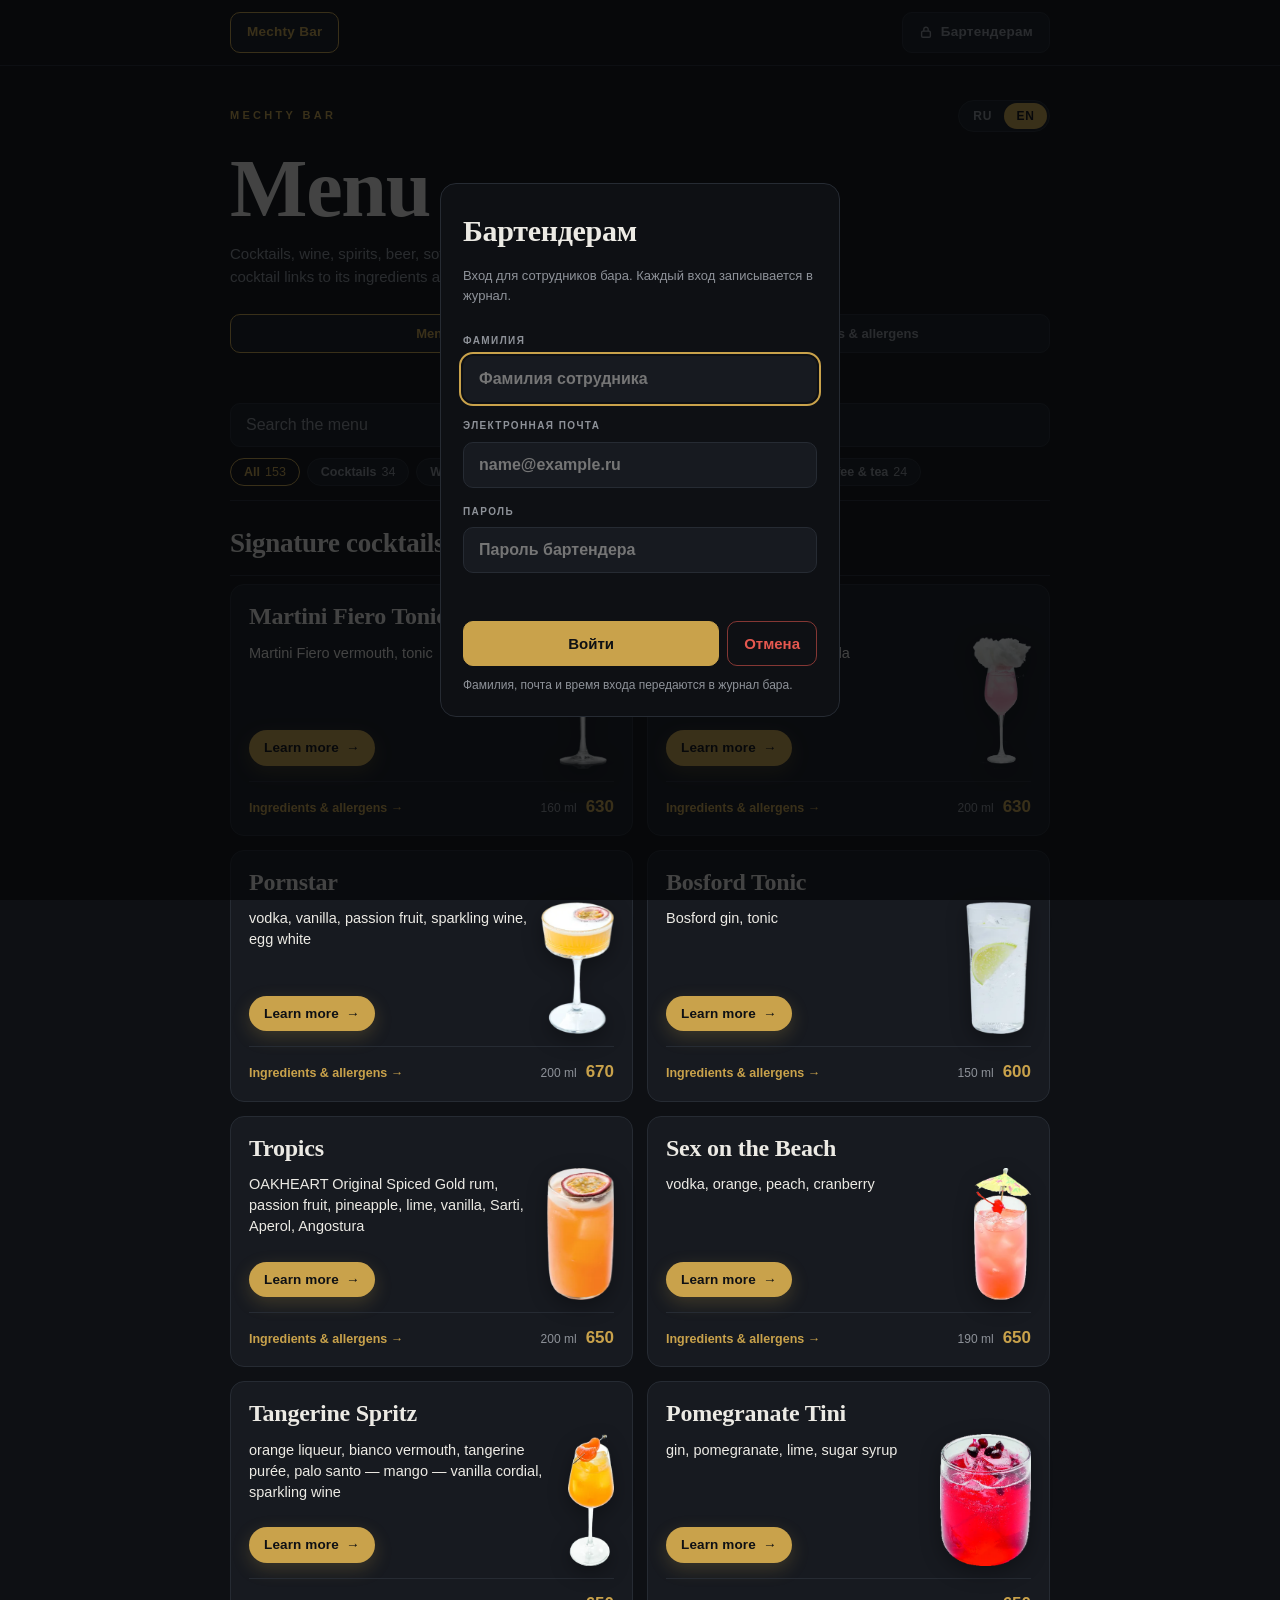
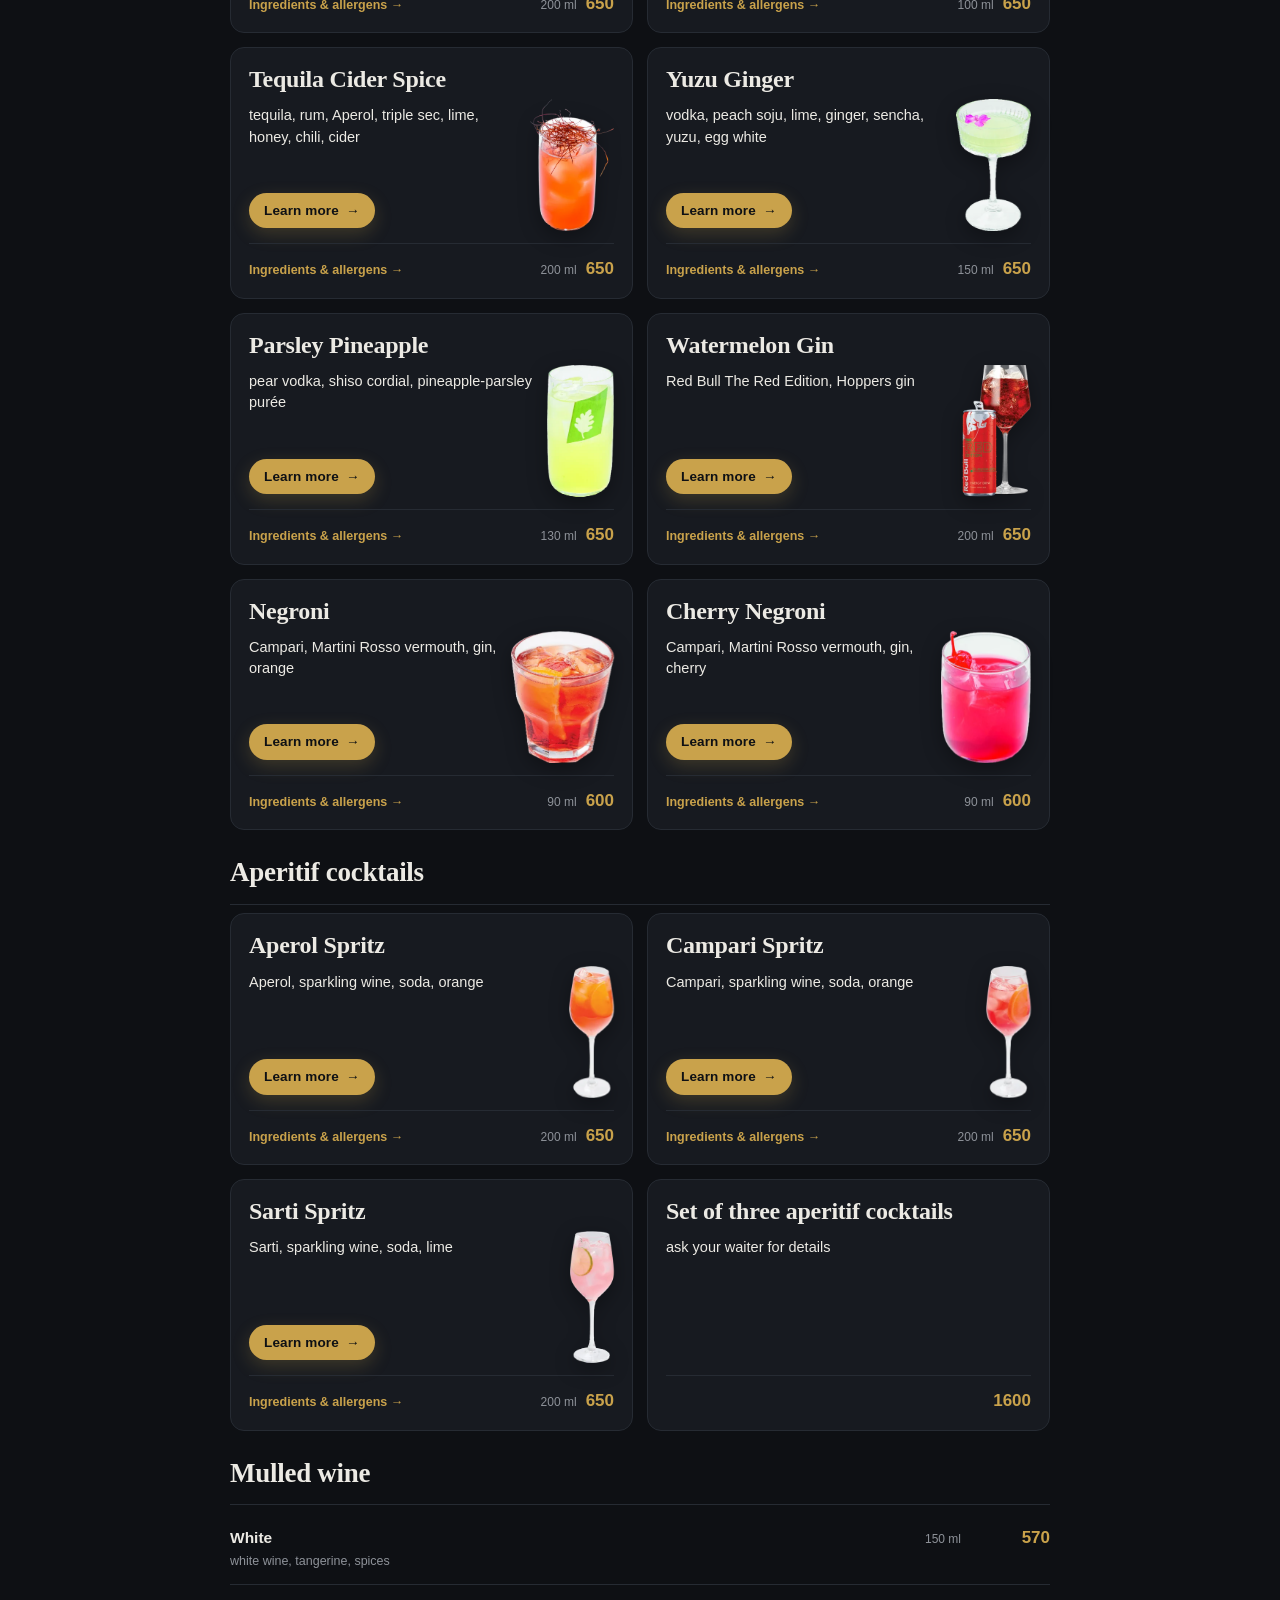
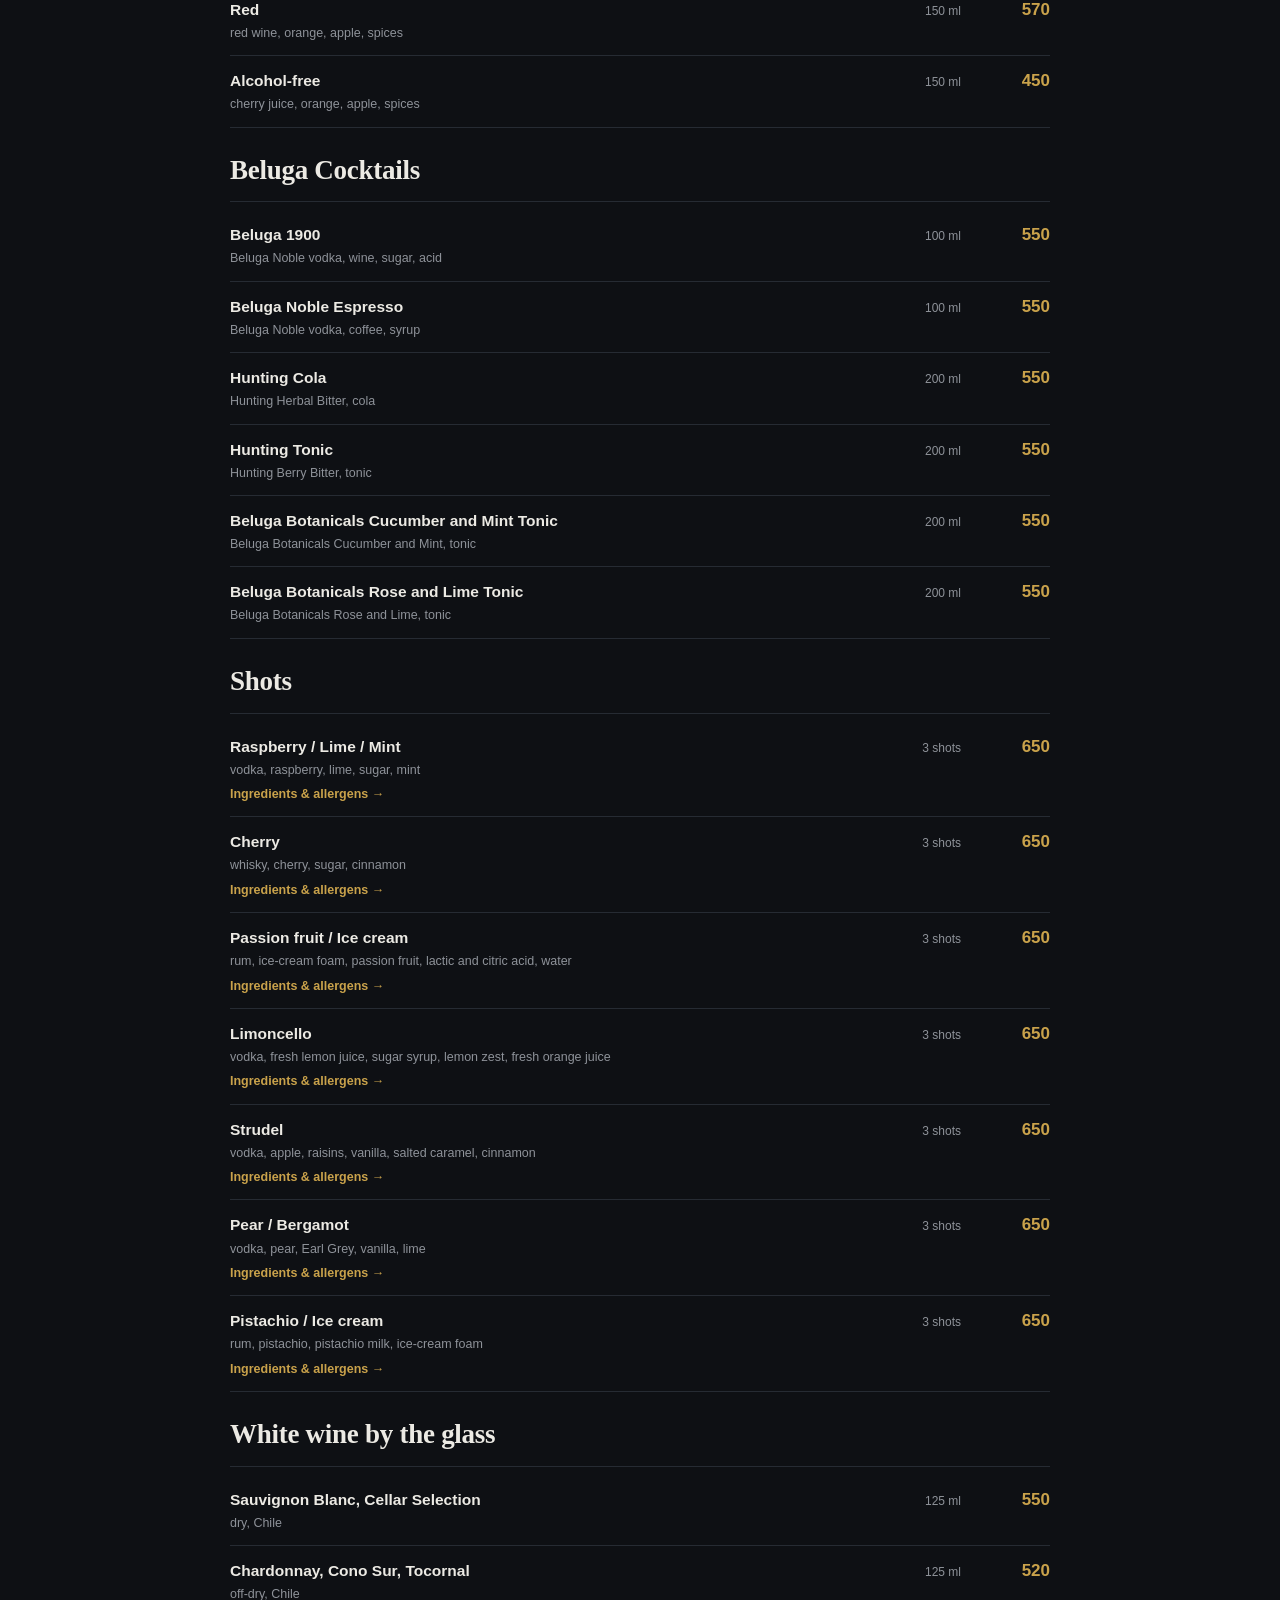
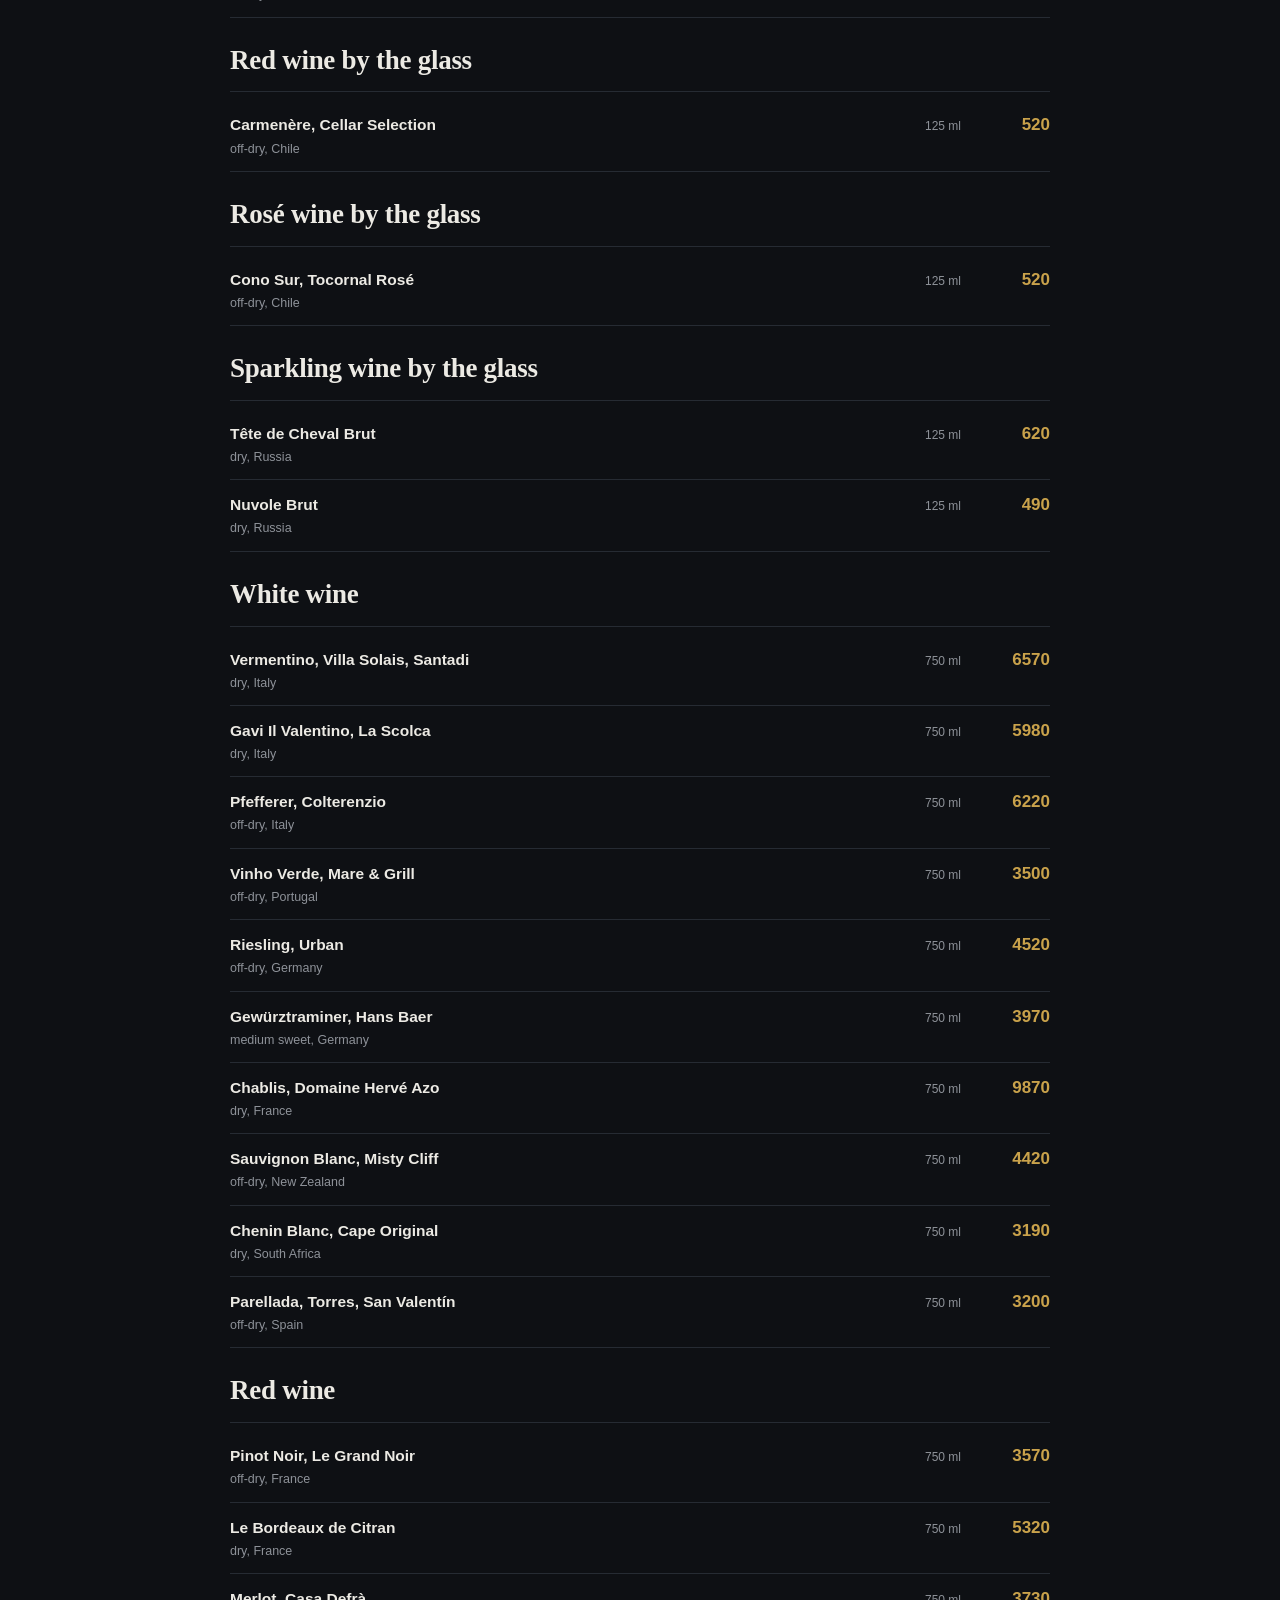
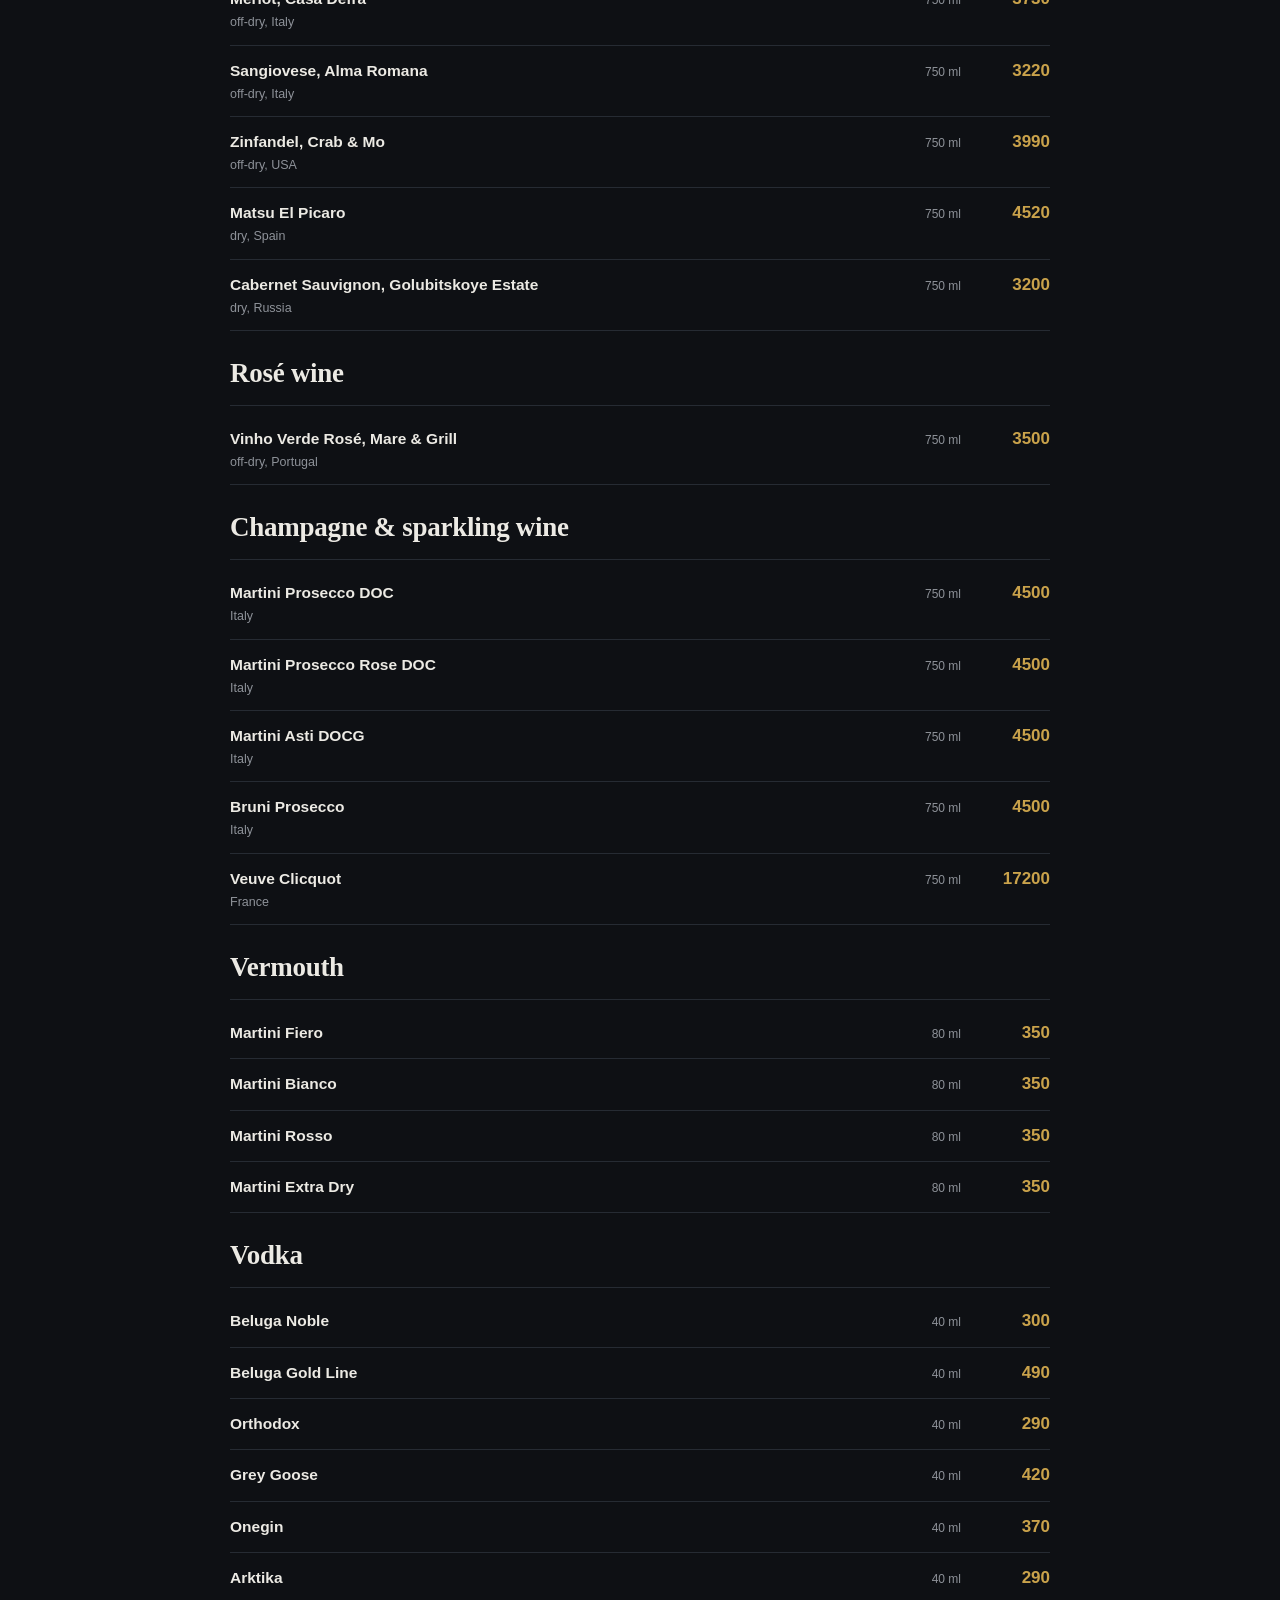
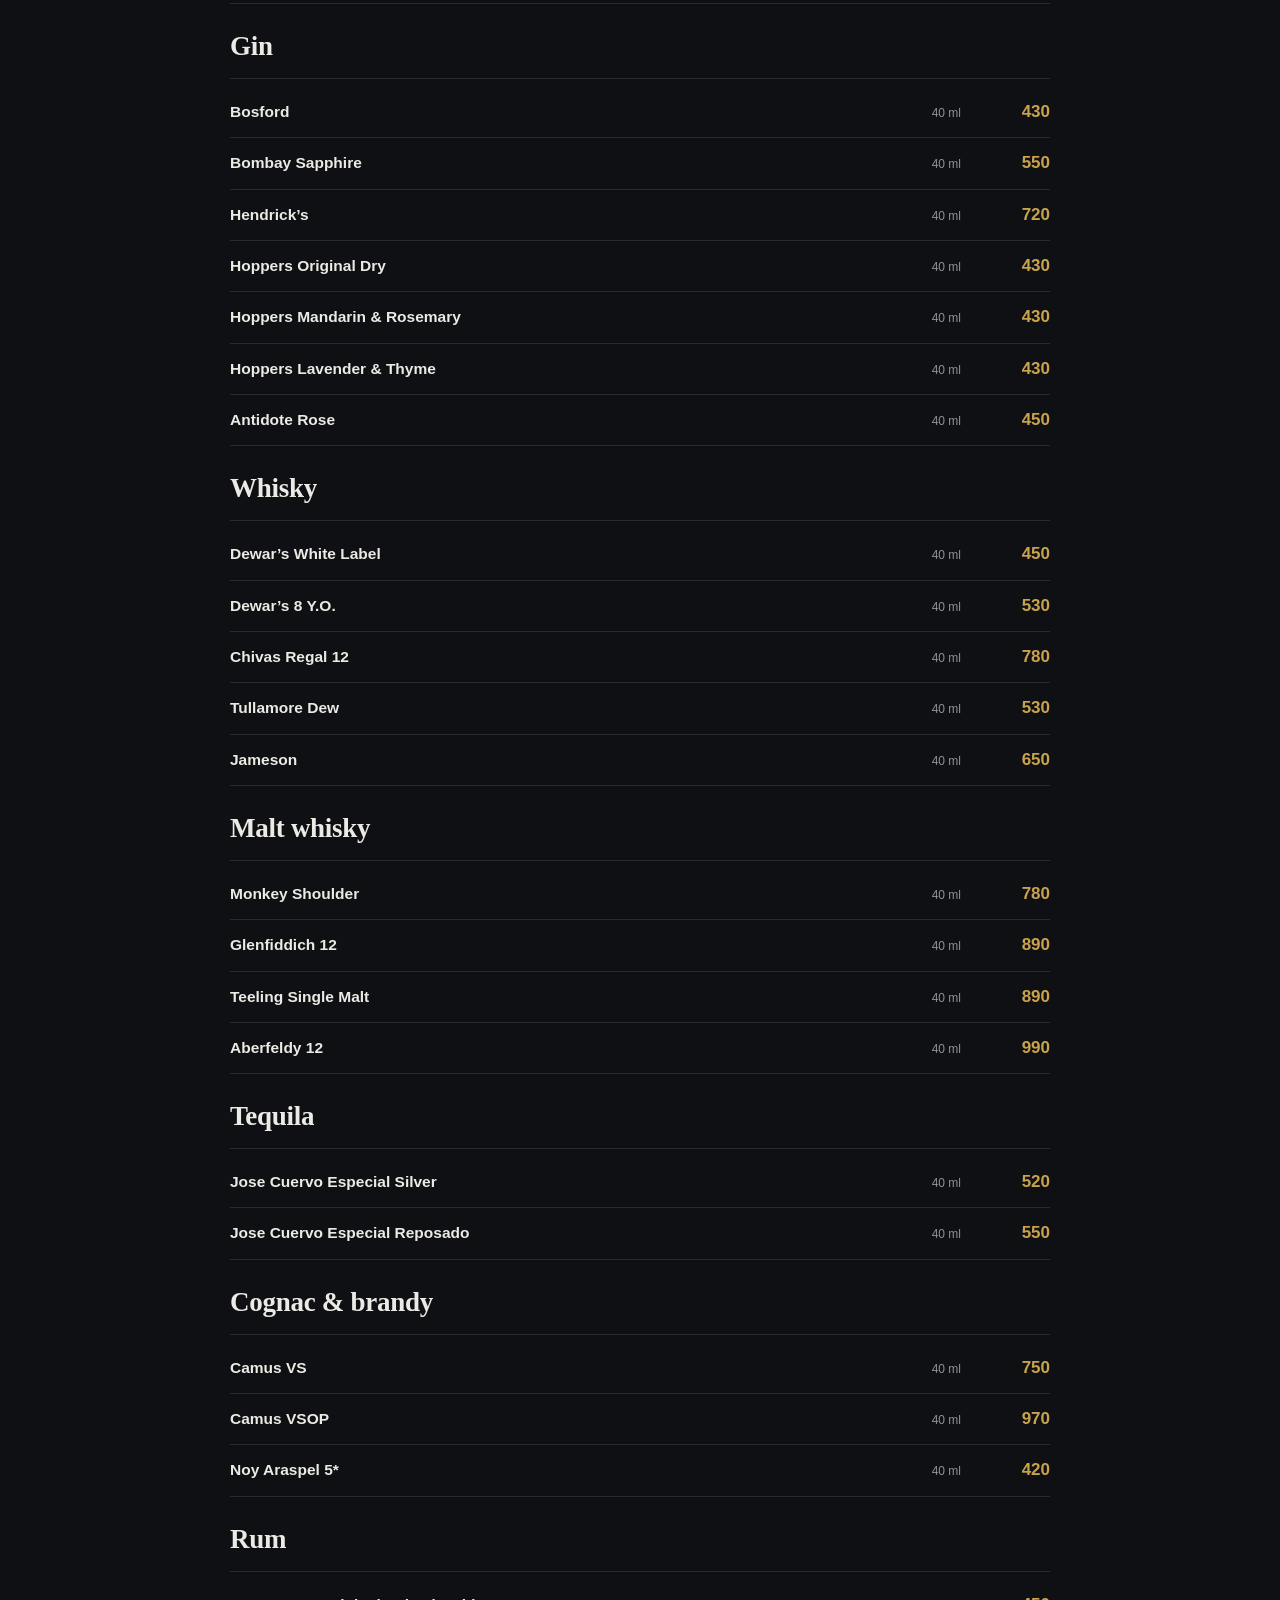
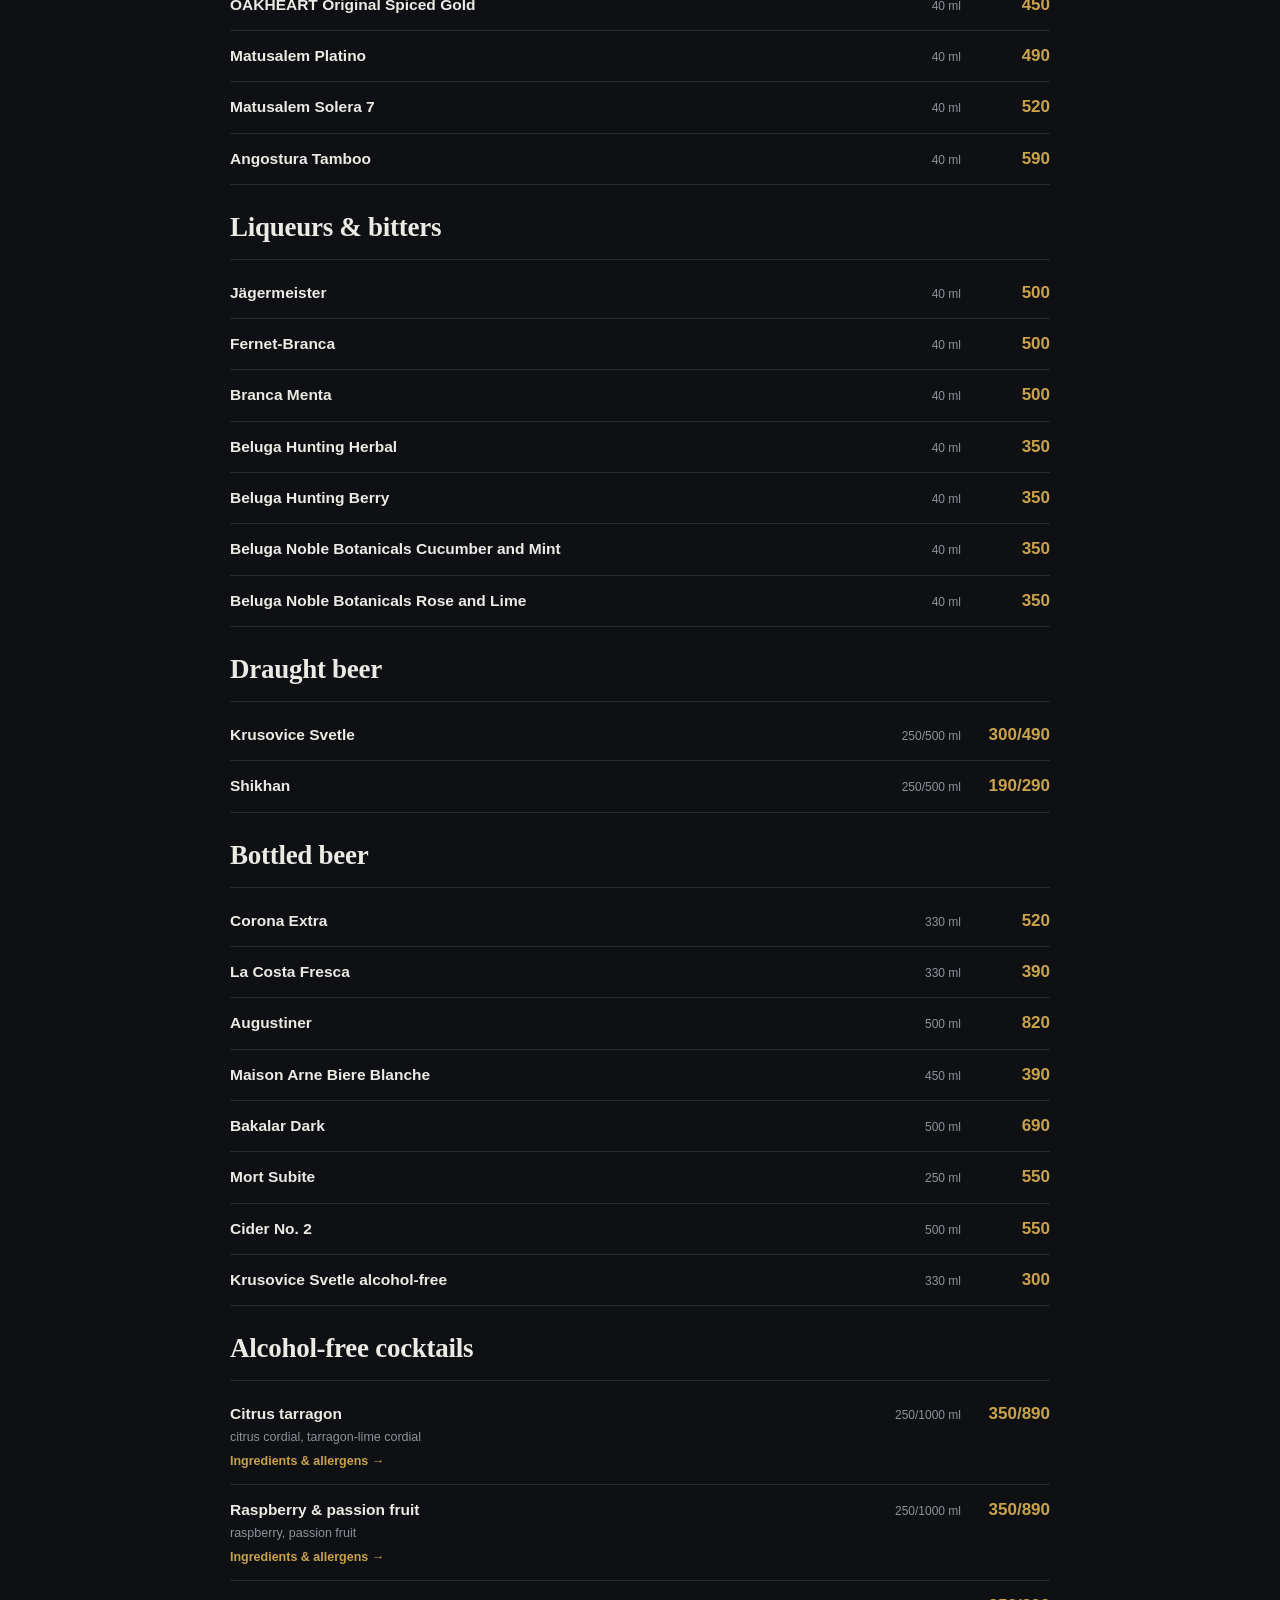
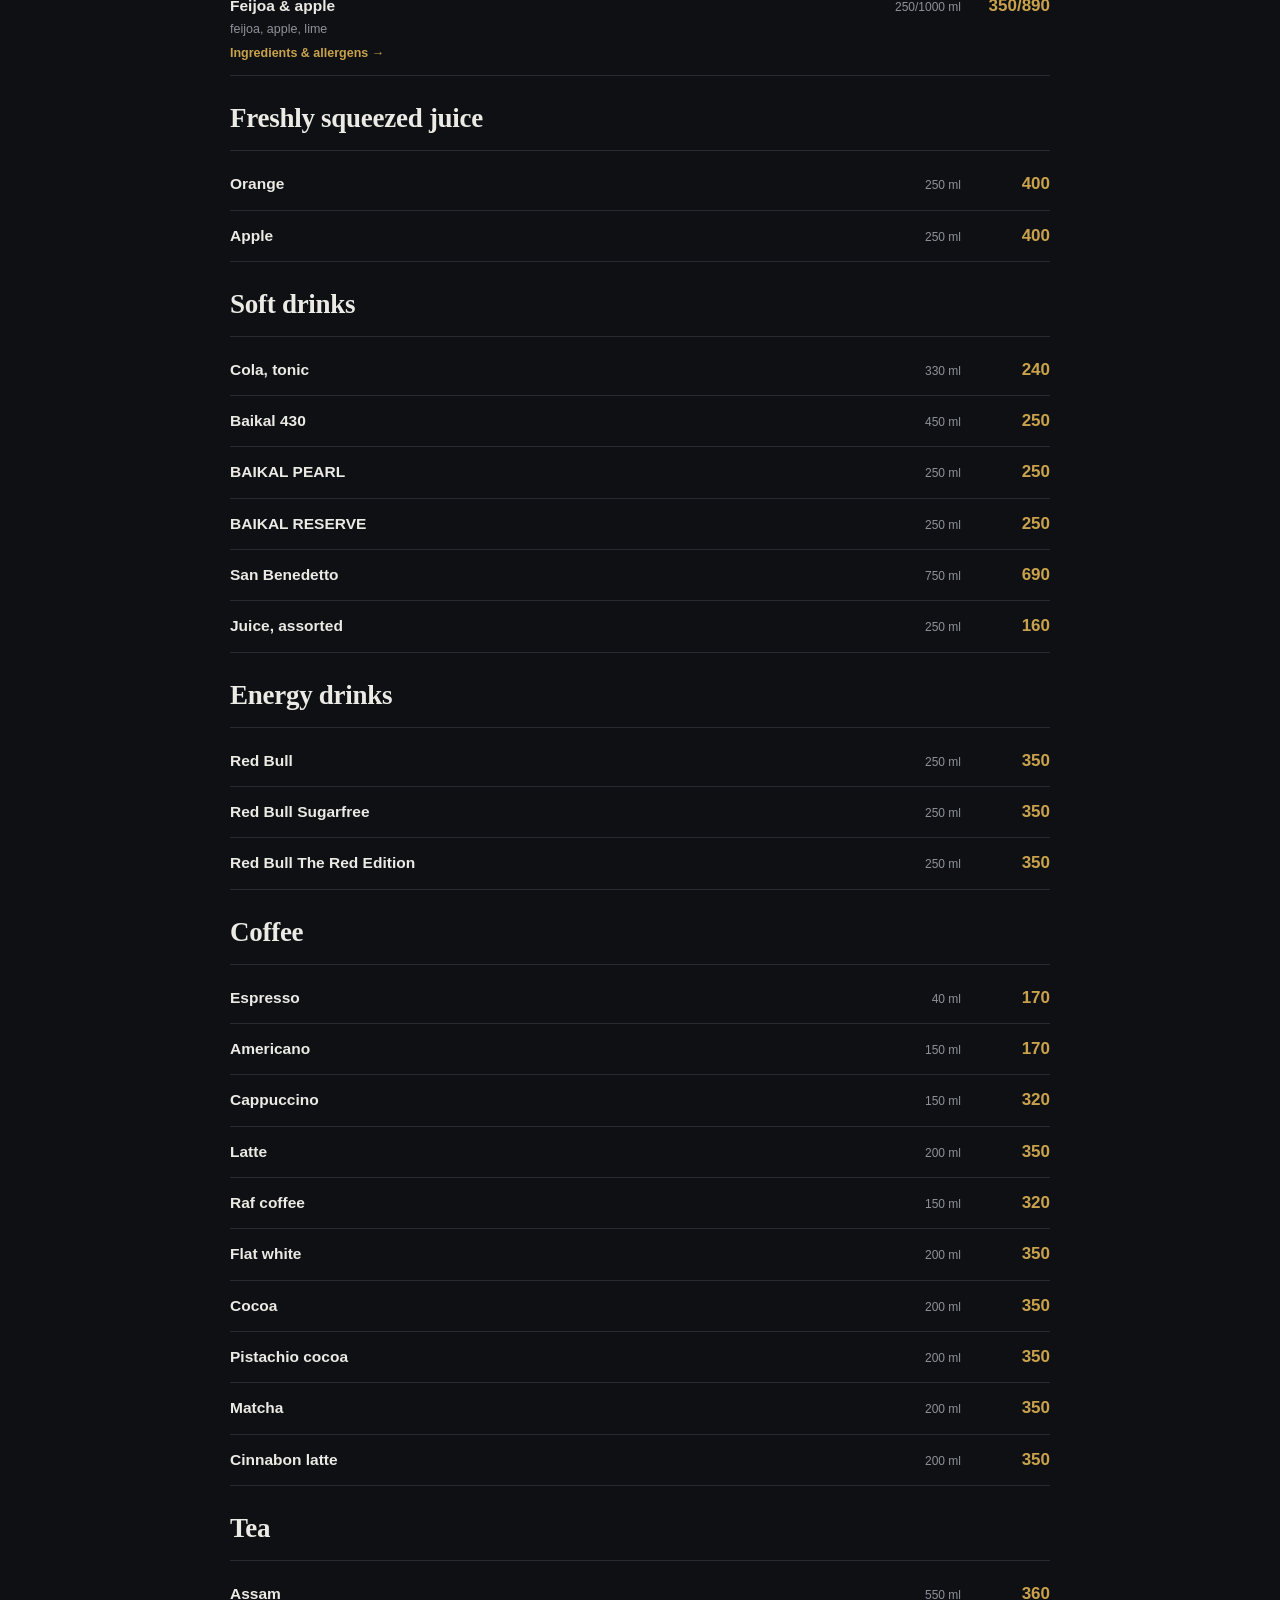
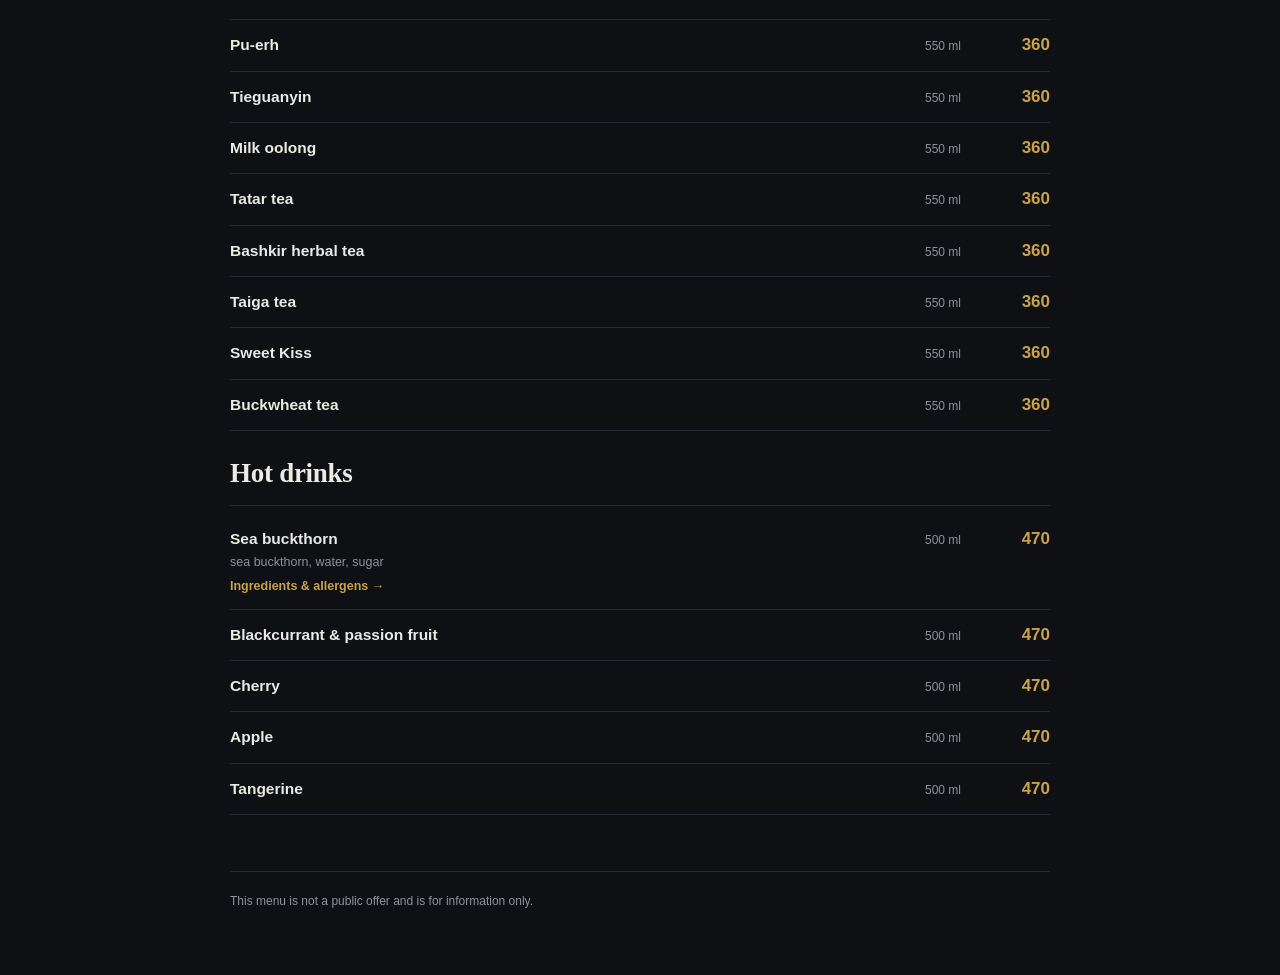
<file: calc.html>
<!doctype html>
<html lang="ru">
<head>
<meta charset="utf-8">
<meta name="viewport" content="width=device-width, initial-scale=1">
<meta name="robots" content="noindex, nofollow">
<meta http-equiv="refresh" content="0; url=index.html#bartenders">
<title>Бар «Мечты»</title>
<script>location.replace("index.html#bartenders");</script>
</head>
<body style="background:#0E1014;color:#ECEAE4;font:15px system-ui,sans-serif;padding:24px">
<p>Калькулятор переехал в раздел <a href="index.html#bartenders" style="color:#C9A24B">«Бартендерам»</a>.</p>
</body>
</html>
</file>
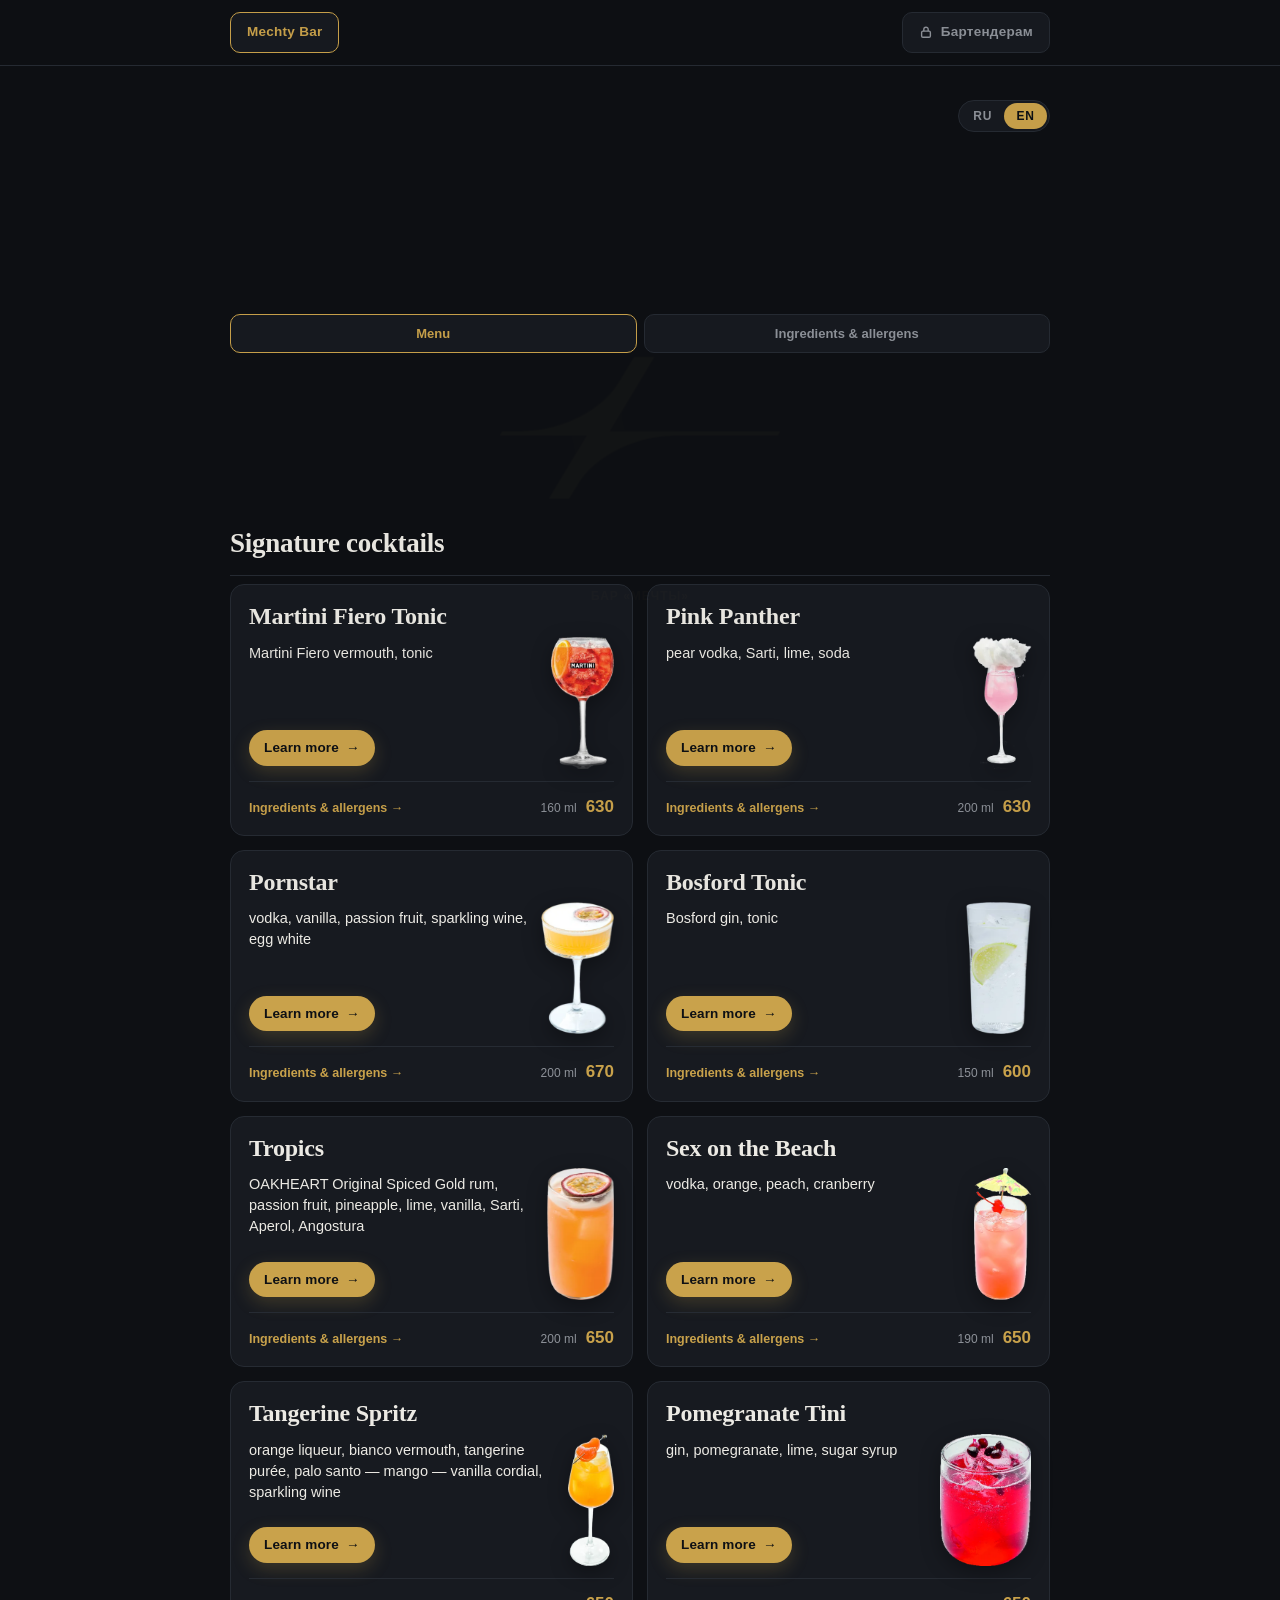
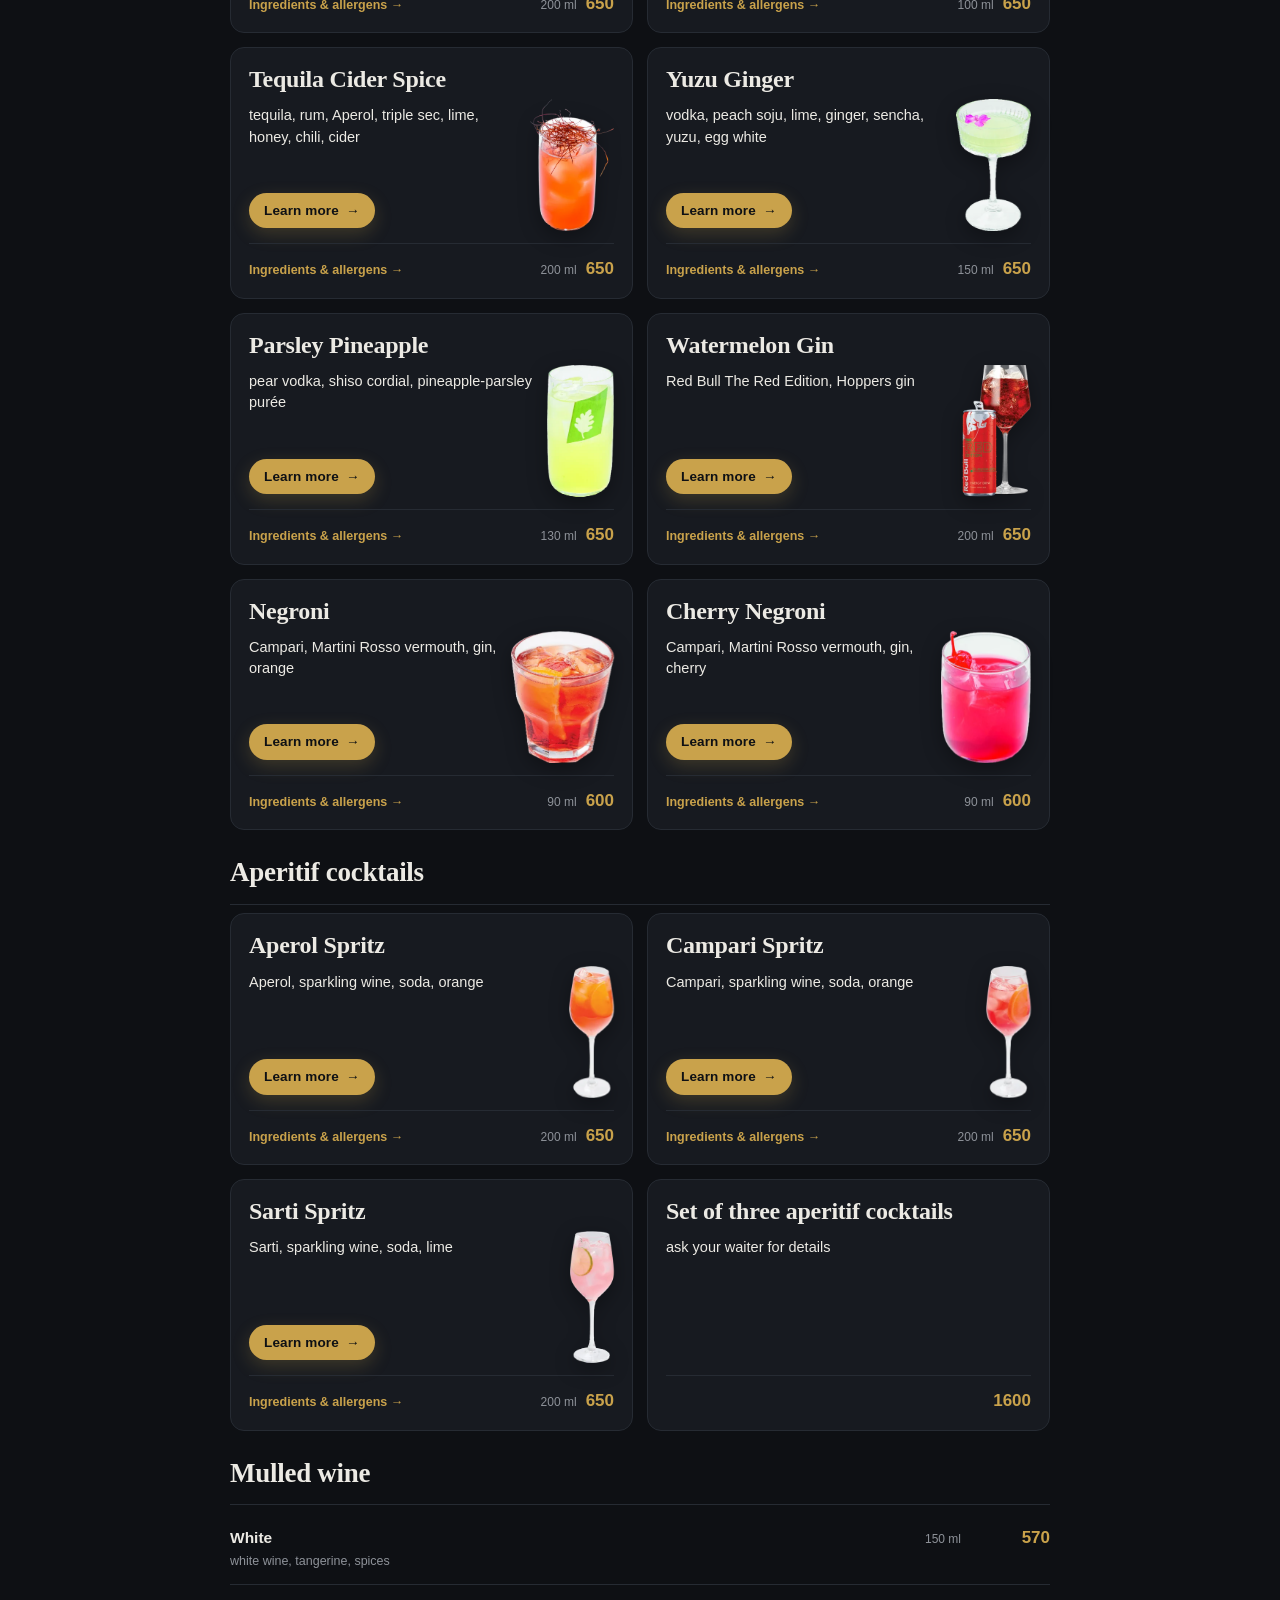
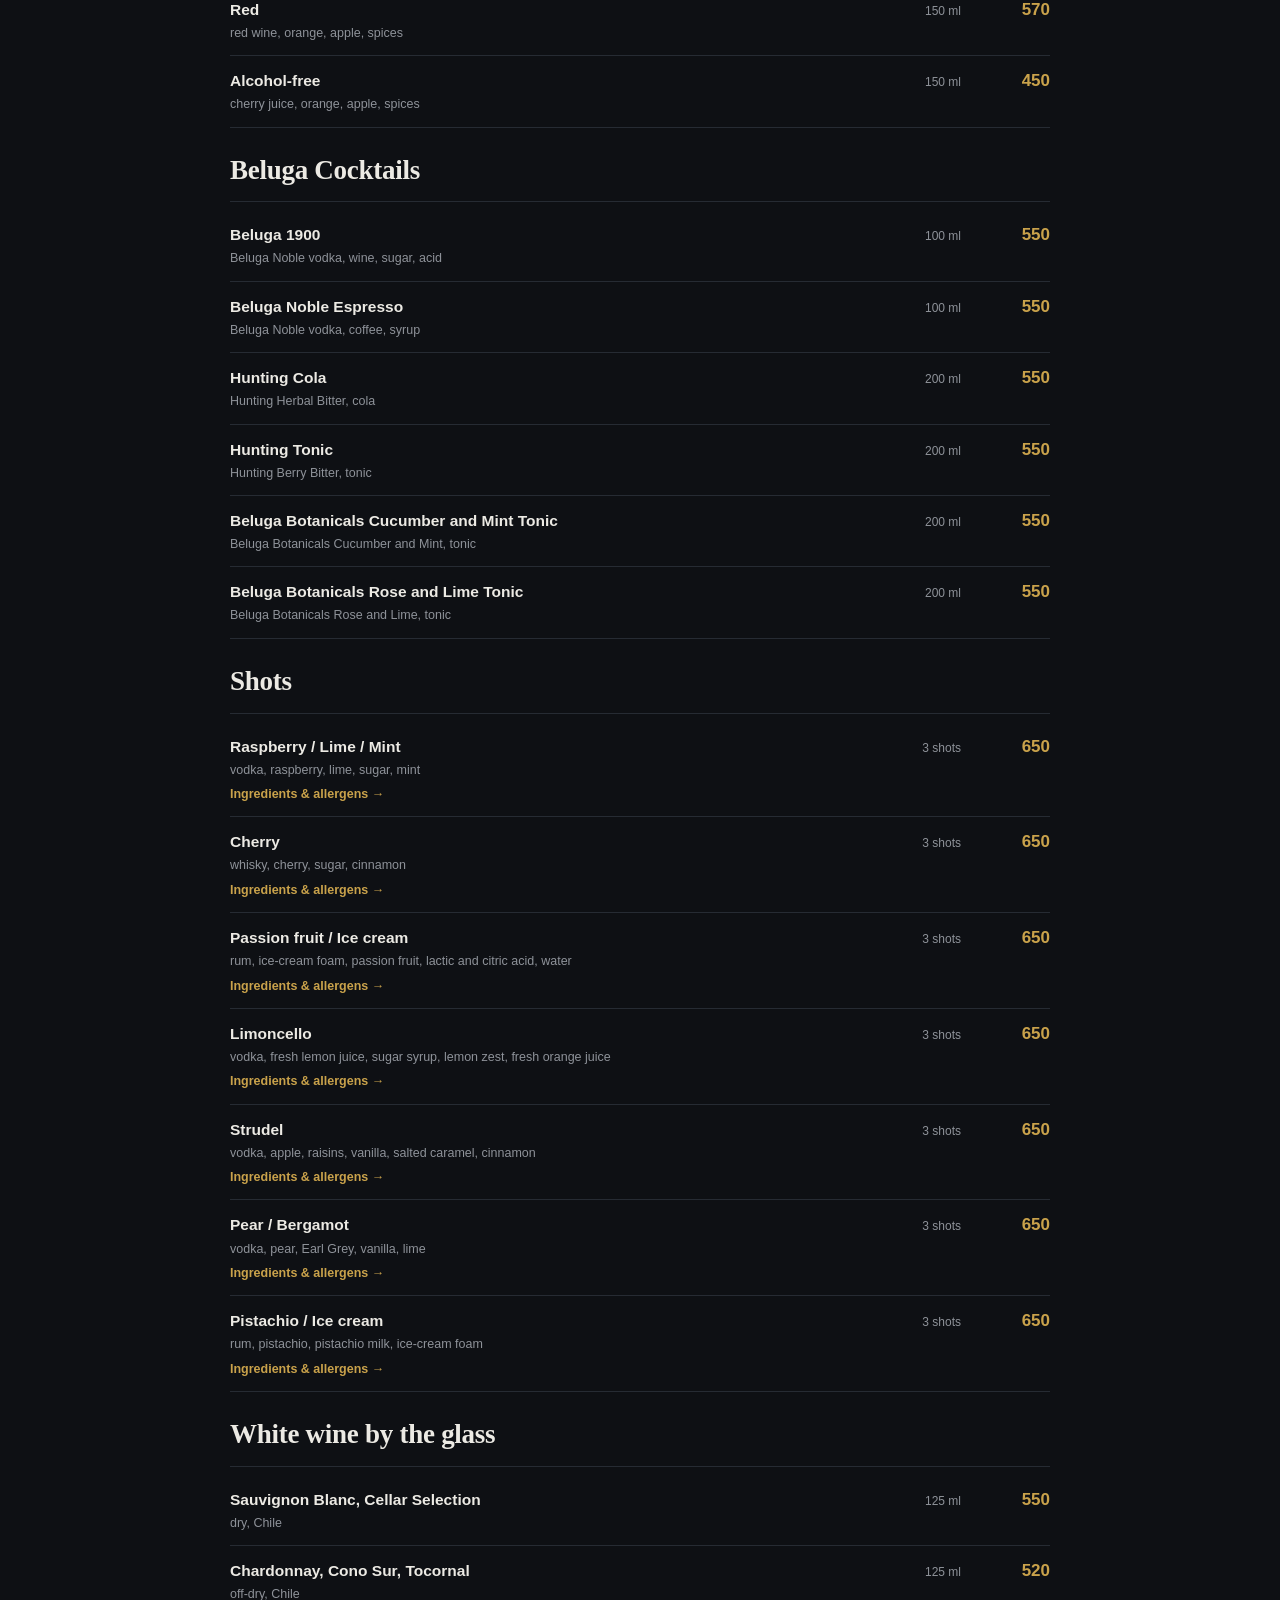
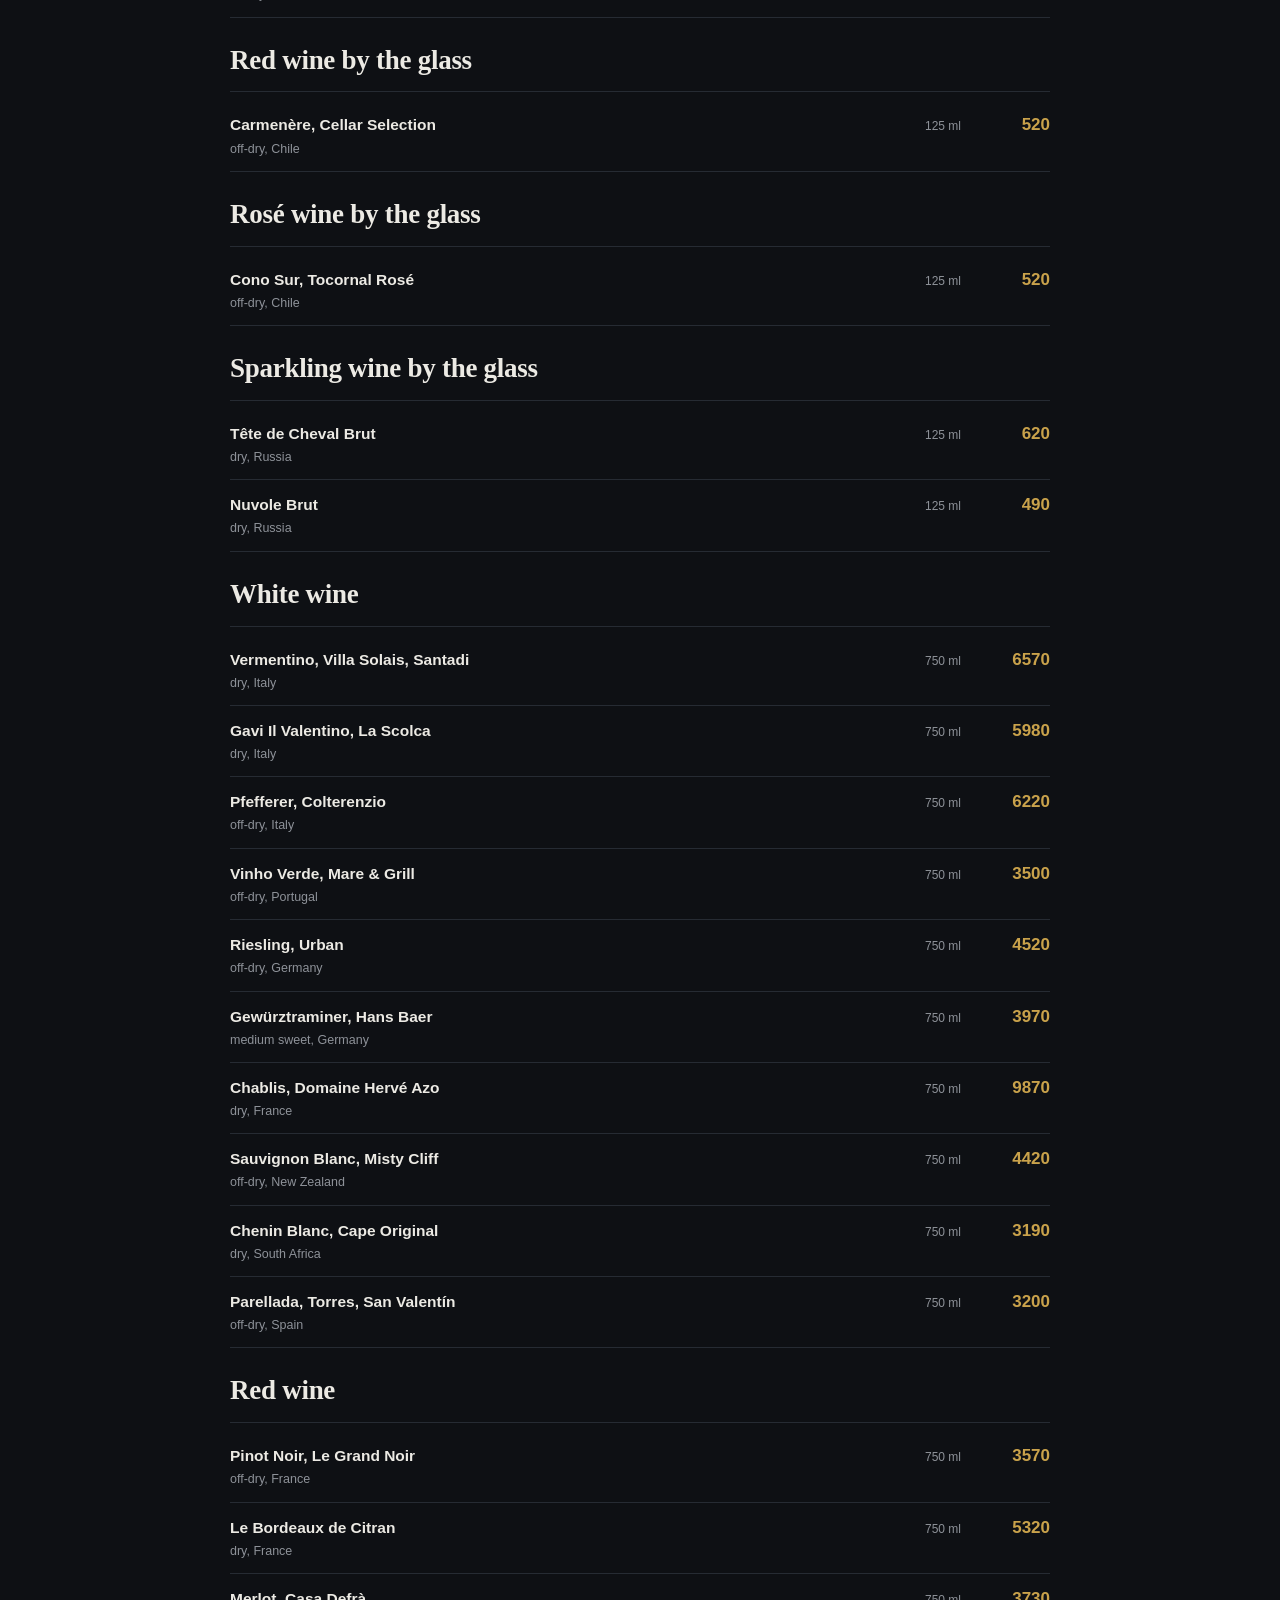
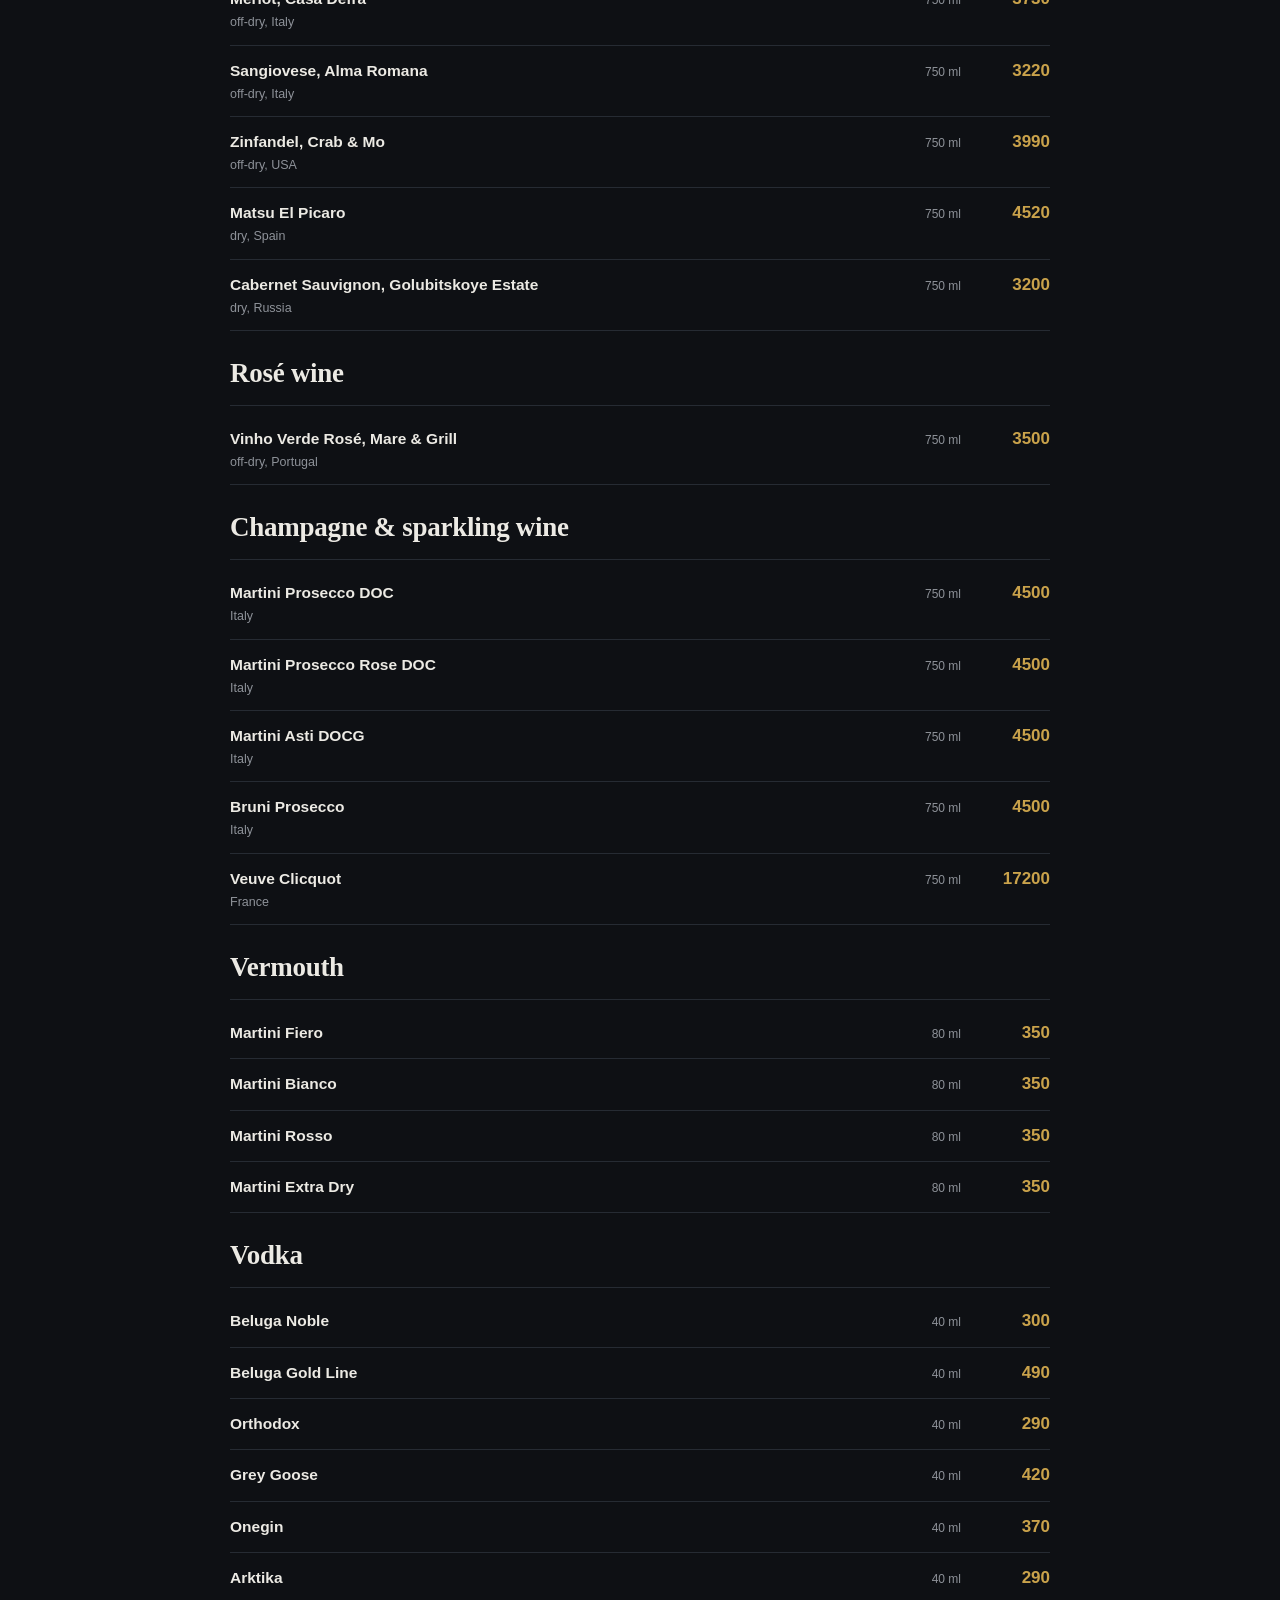
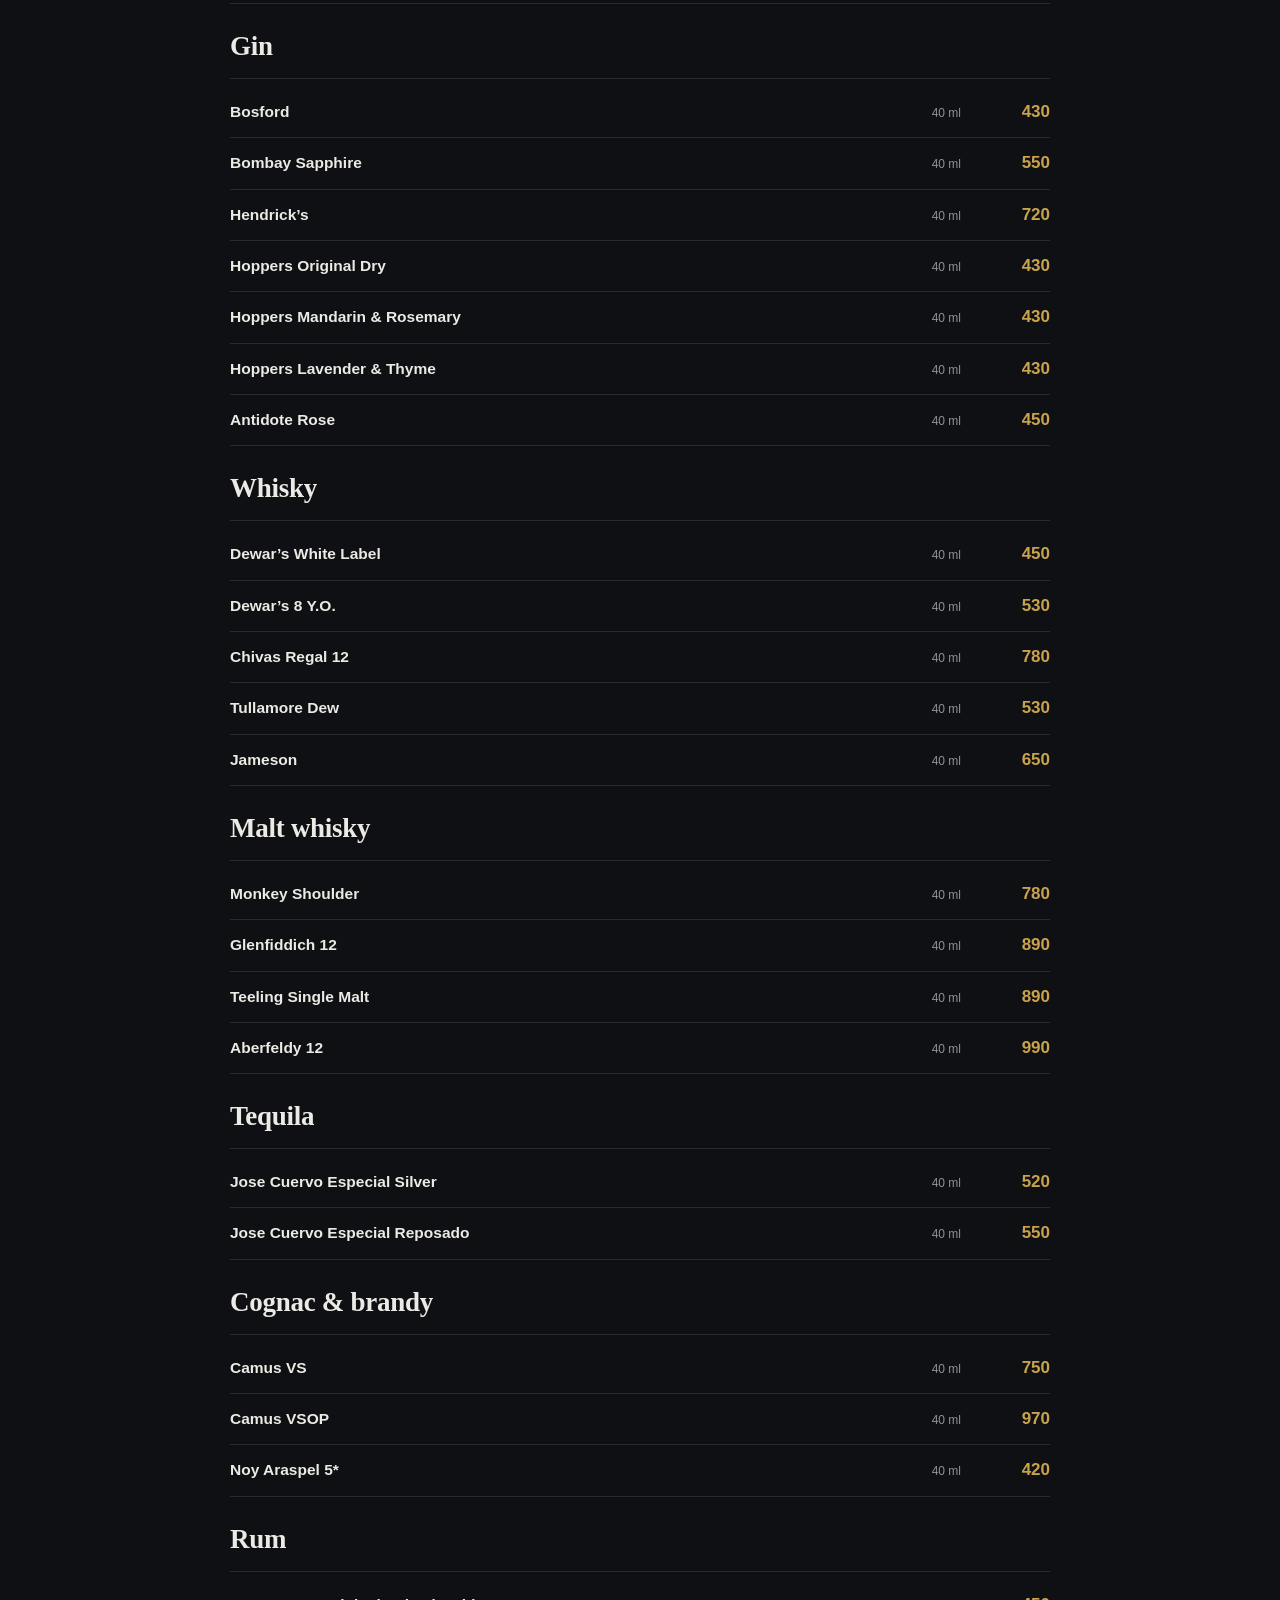
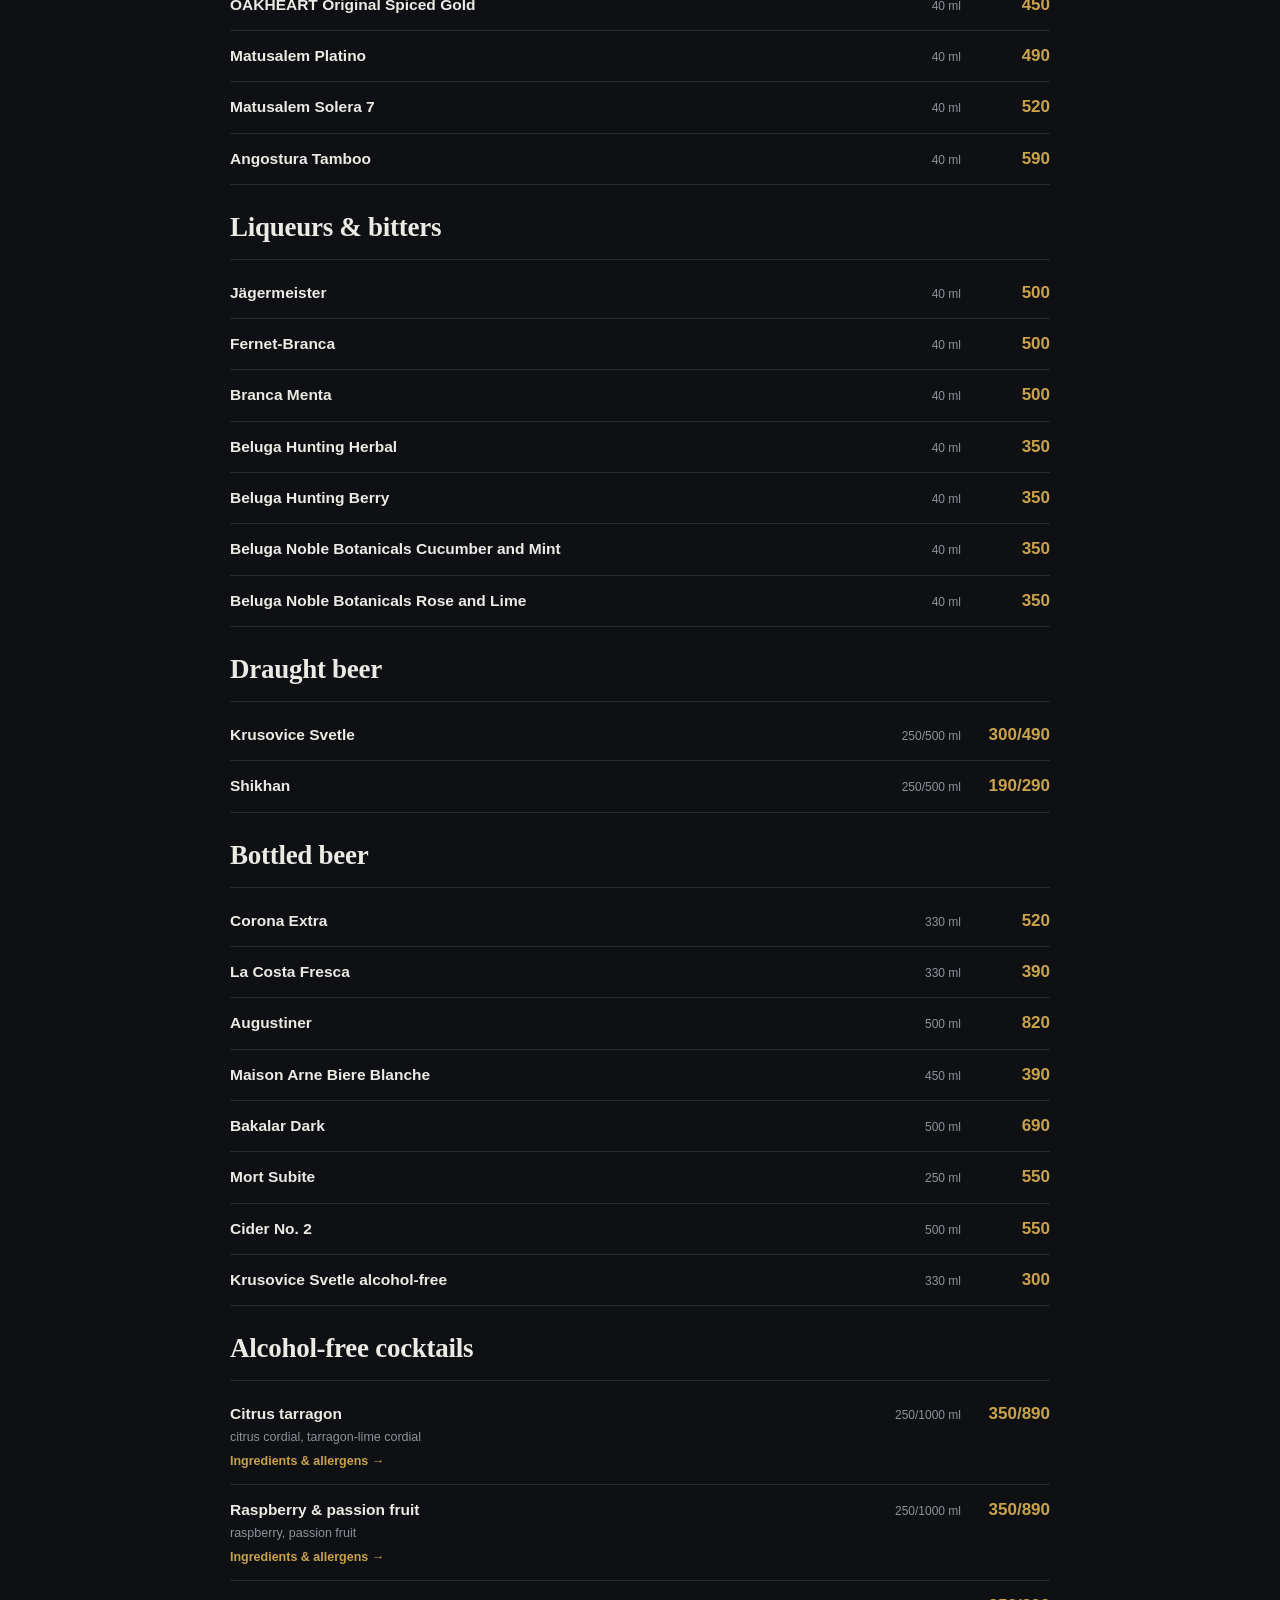
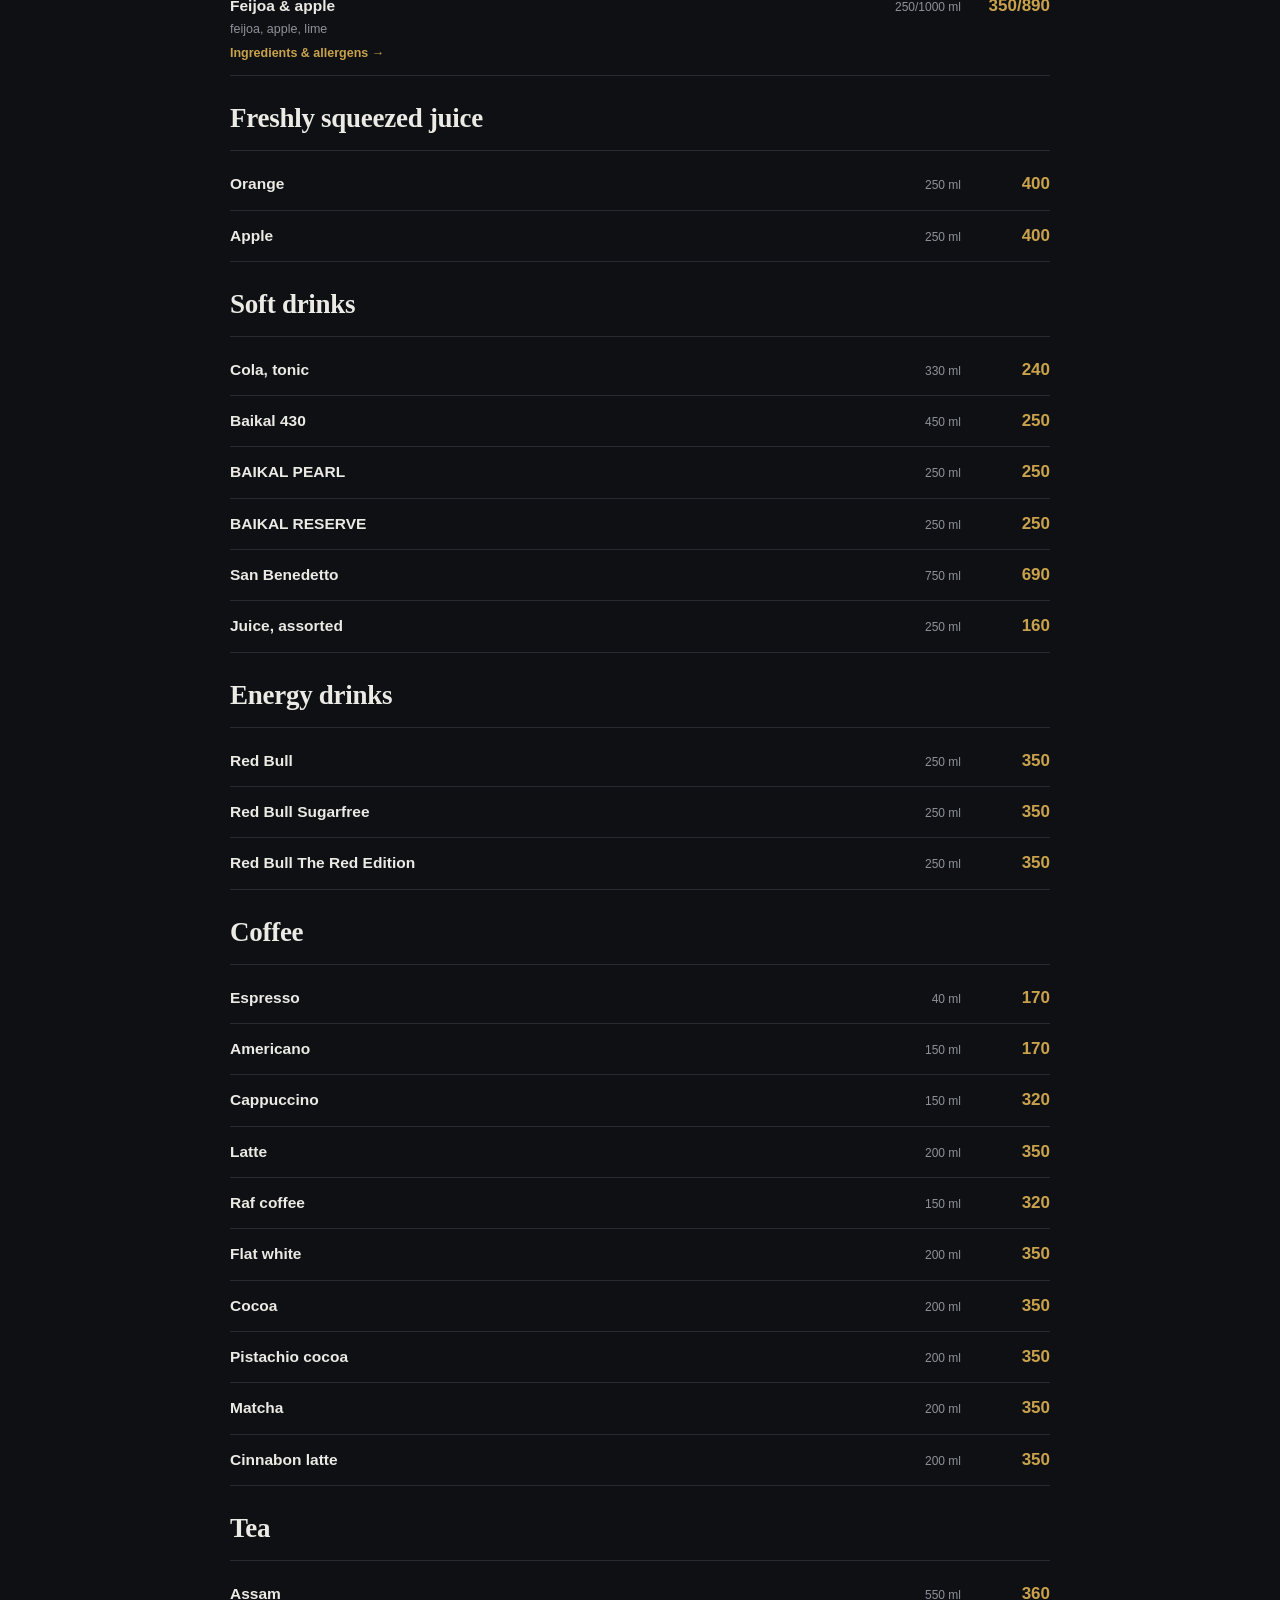
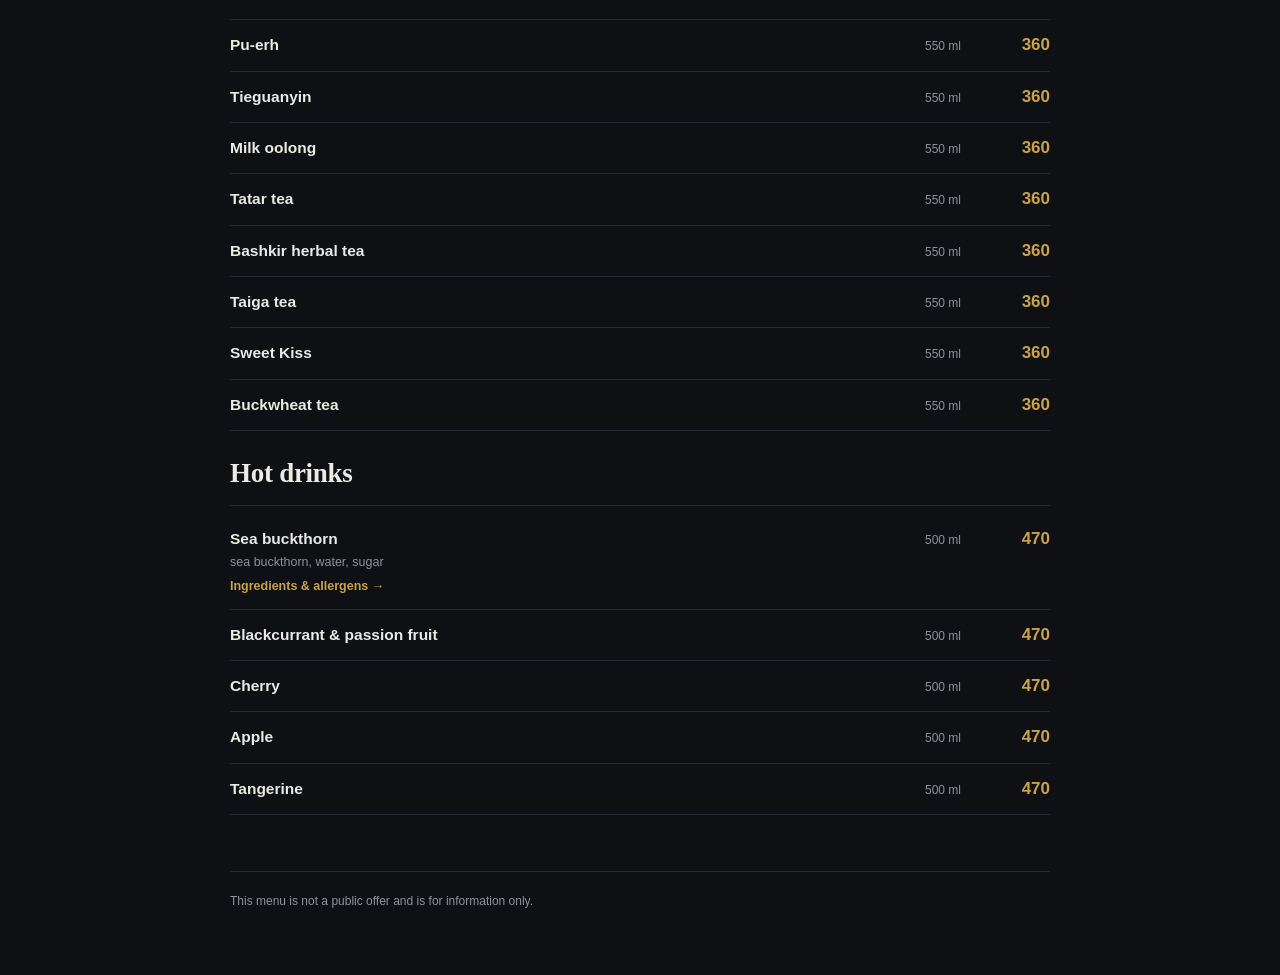
<file: preview.html>
<!doctype html>
<html lang="ru">
<head>
<meta charset="utf-8">
<meta name="viewport" content="width=device-width, initial-scale=1">
<meta name="robots" content="noindex, nofollow">
<title>Бар «Мечты» — превью анимаций</title>
<script>location.replace("index.html?fx=1");</script>
</head>
<body style="background:#0E1014;color:#ECEAE4;font:15px system-ui,sans-serif;padding:24px">
<p>Открываем превью анимаций… <a href="index.html?fx=1" style="color:#C9A24B">index.html?fx=1</a></p>
</body>
</html>
</file>
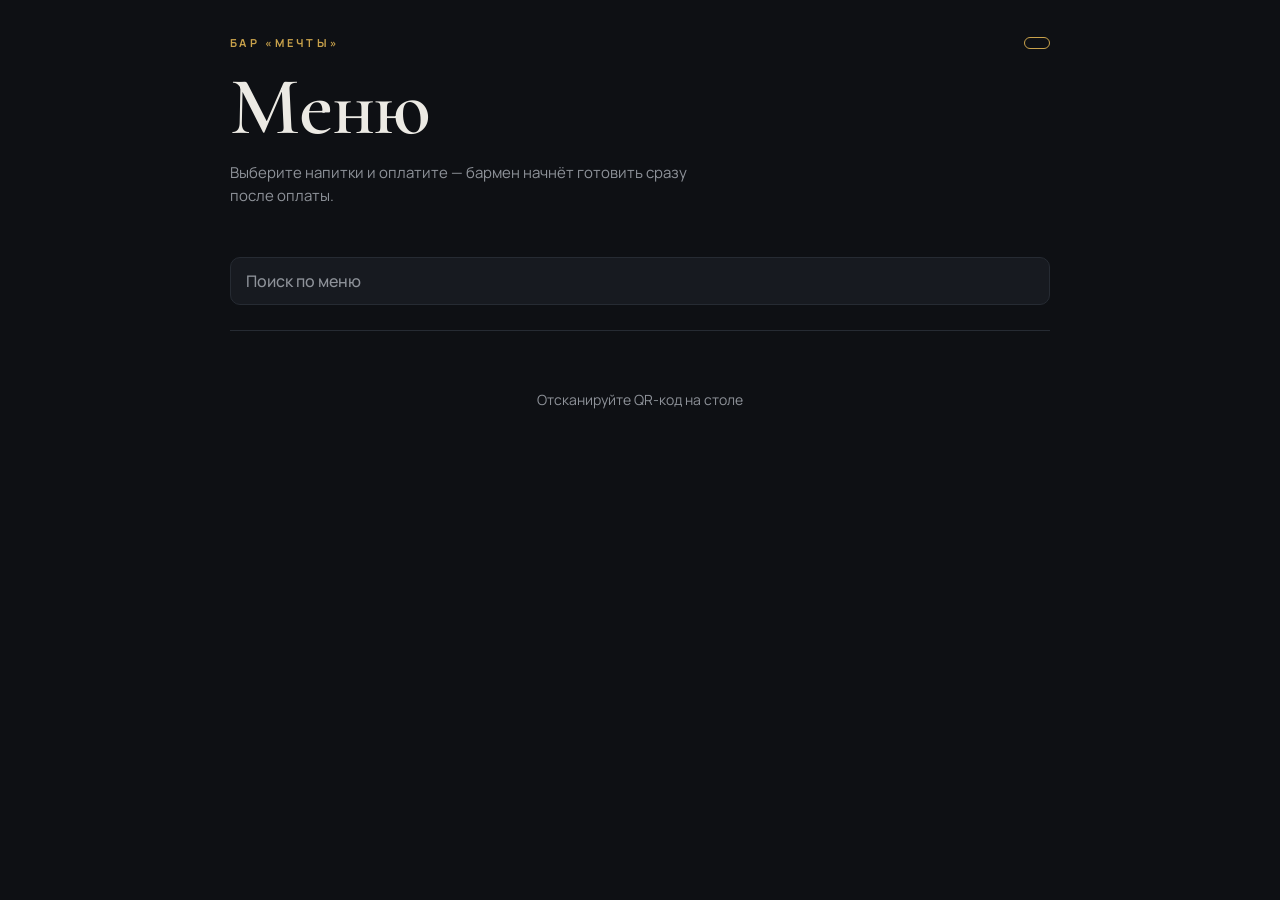
<file: table/guest.html>
<!doctype html>
<html lang="ru">
<head>
<meta charset="utf-8">
<meta name="viewport" content="width=device-width, initial-scale=1, viewport-fit=cover">
<meta name="robots" content="noindex, nofollow">
<meta name="theme-color" content="#0E1014">
<meta name="color-scheme" content="dark">
<title>Заказ — бар «Мечты»</title>
<link rel="icon" type="image/png" sizes="32x32" href="/icons/favicon-32.png">
<link rel="preconnect" href="https://fonts.googleapis.com">
<link rel="preconnect" href="https://fonts.gstatic.com" crossorigin>
<link rel="stylesheet" href="https://fonts.googleapis.com/css2?family=Cormorant+Garamond:wght@500;600&family=Manrope:wght@400;500;600;700&display=swap">
<link rel="stylesheet" href="/css/app.css">
<link rel="stylesheet" href="/table/table.css">
<script src="/table/guest.js" defer></script>
</head>
<body class="tguest">

<!-- ── меню стола ── -->
<main class="wrap" id="vMenu">
  <header>
    <div class="ghead">
      <p class="mark">Бар «Мечты»</p>
      <span class="tno" id="tNo"></span>
    </div>
    <h1>Меню</h1>
    <p class="lede">Выберите напитки и оплатите — бармен начнёт готовить сразу после оплаты.</p>
  </header>
  <button type="button" class="tcur" id="tCur" hidden></button>
  <div class="controls">
    <input id="gq" type="search" placeholder="Поиск по меню" autocomplete="off" aria-label="Поиск по меню">
    <div class="chips" id="mchips" role="group" aria-label="Фильтр по разделам"></div>
  </div>
  <div id="mout"><p class="empty">Загружаем меню…</p></div>
</main>

<button type="button" class="tbar" id="tBar" hidden>
  <span class="tbar-n" id="tBarN"></span><b id="tBarSum"></b><span class="tbar-go">Корзина <span aria-hidden="true">→</span></span>
</button>

<!-- ── корзина ── -->
<div class="tsheet" id="vCart" hidden role="dialog" aria-modal="true" aria-labelledby="cartH">
  <div class="tsheet-in">
    <div class="tsh-head">
      <h2 id="cartH">Ваш заказ</h2>
      <button type="button" class="tx" id="cartClose" aria-label="Закрыть">×</button>
    </div>
    <ul class="tlines" id="cartLines"></ul>
    <label class="tlab" for="cartCom">Комментарий бармену</label>
    <textarea id="cartCom" maxlength="300" rows="2" placeholder="Например: всё сразу, без трубочек"></textarea>
    <label class="tchk" id="adultRow" hidden><input type="checkbox" id="adult"> <span>Мне есть 18 лет. Бармен может попросить документ.</span></label>
    <div class="ttotal"><span>Итого</span><b id="cartSum"></b></div>
    <p class="gmsg" id="cartMsg" role="alert"></p>
    <button type="button" class="tpay" id="cartPay">Оплатить</button>
    <p class="ghint">Оплата по СБП — в приложении вашего банка. Заказ начнут готовить только после полной оплаты.</p>
  </div>
</div>

<!-- ── заказ: статус, время, чек, отзыв ── -->
<main class="wrap narrow" id="vOrder" hidden>
  <header>
    <div class="ghead">
      <p class="mark">Бар «Мечты»</p>
      <span class="tno" id="oTable"></span>
    </div>
    <h1 id="oH">Заказ</h1>
    <p class="lede" id="oLede"></p>
  </header>
  <ol class="tsteps" id="oSteps" aria-label="Статус заказа"><li>Оплачен</li><li>Готовится</li><li>Готов</li><li>Отдан</li></ol>
  <div class="teta" id="oEta" aria-live="polite"></div>
  <div class="tpaybox" id="oPay" hidden>
    <button type="button" class="tpay" id="oPayGo">Оплатить</button>
    <button type="button" class="tlink red" id="oCancel">Отменить заказ</button>
  </div>
  <section class="tcheck">
    <div class="sechead"><h2>Чек</h2><em id="oPaid"></em></div>
    <ul class="tlines ro" id="oLines"></ul>
    <p class="tcom" id="oCom" hidden></p>
    <div class="ttotal"><span>Итого</span><b id="oSum"></b></div>
    <p class="ghint" id="oDemo"></p>
  </section>
  <section class="trev" id="oRev" hidden>
    <div class="sechead"><h2>Как вам?</h2></div>
    <div class="tstars" id="oStars" role="radiogroup" aria-label="Оценка от 1 до 5"></div>
    <textarea id="oText" maxlength="500" rows="3" placeholder="Заметка или отзыв — его прочитают бармен и управляющий"></textarea>
    <button type="button" class="tpay ghost" id="oSend">Отправить отзыв</button>
    <p class="gmsg" id="oRevMsg" role="status"></p>
  </section>
  <button type="button" class="tlink" id="oMore">← Заказать ещё</button>
</main>

</body>
</html>
</file>
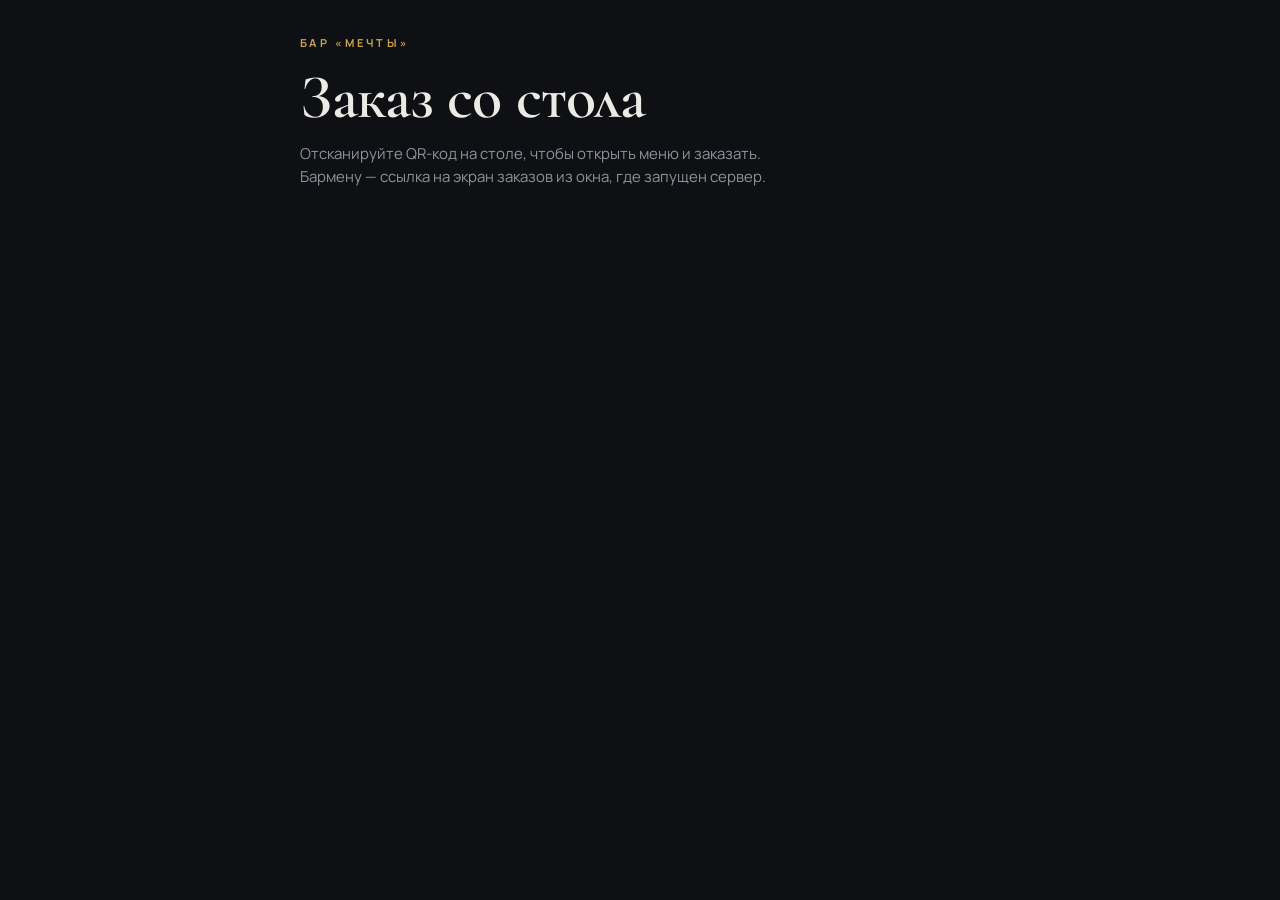
<file: table/start.html>
<!doctype html>
<html lang="ru">
<head>
<meta charset="utf-8">
<meta name="viewport" content="width=device-width, initial-scale=1">
<meta name="robots" content="noindex, nofollow">
<link rel="icon" type="image/png" sizes="32x32" href="/icons/favicon-32.png">
<title>Заказ со стола — бар «Мечты»</title>
<link rel="stylesheet" href="https://fonts.googleapis.com/css2?family=Cormorant+Garamond:wght@600&family=Manrope:wght@400;600;700&display=swap">
<link rel="stylesheet" href="/css/app.css">
</head>
<body>
<main class="wrap narrow">
  <p class="mark">Бар «Мечты»</p>
  <h1>Заказ со&nbsp;стола</h1>
  <p class="lede">Отсканируйте QR-код на столе, чтобы открыть меню и заказать. Бармену — ссылка на экран заказов из окна, где запущен сервер.</p>
</main>
</body>
</html>
</file>
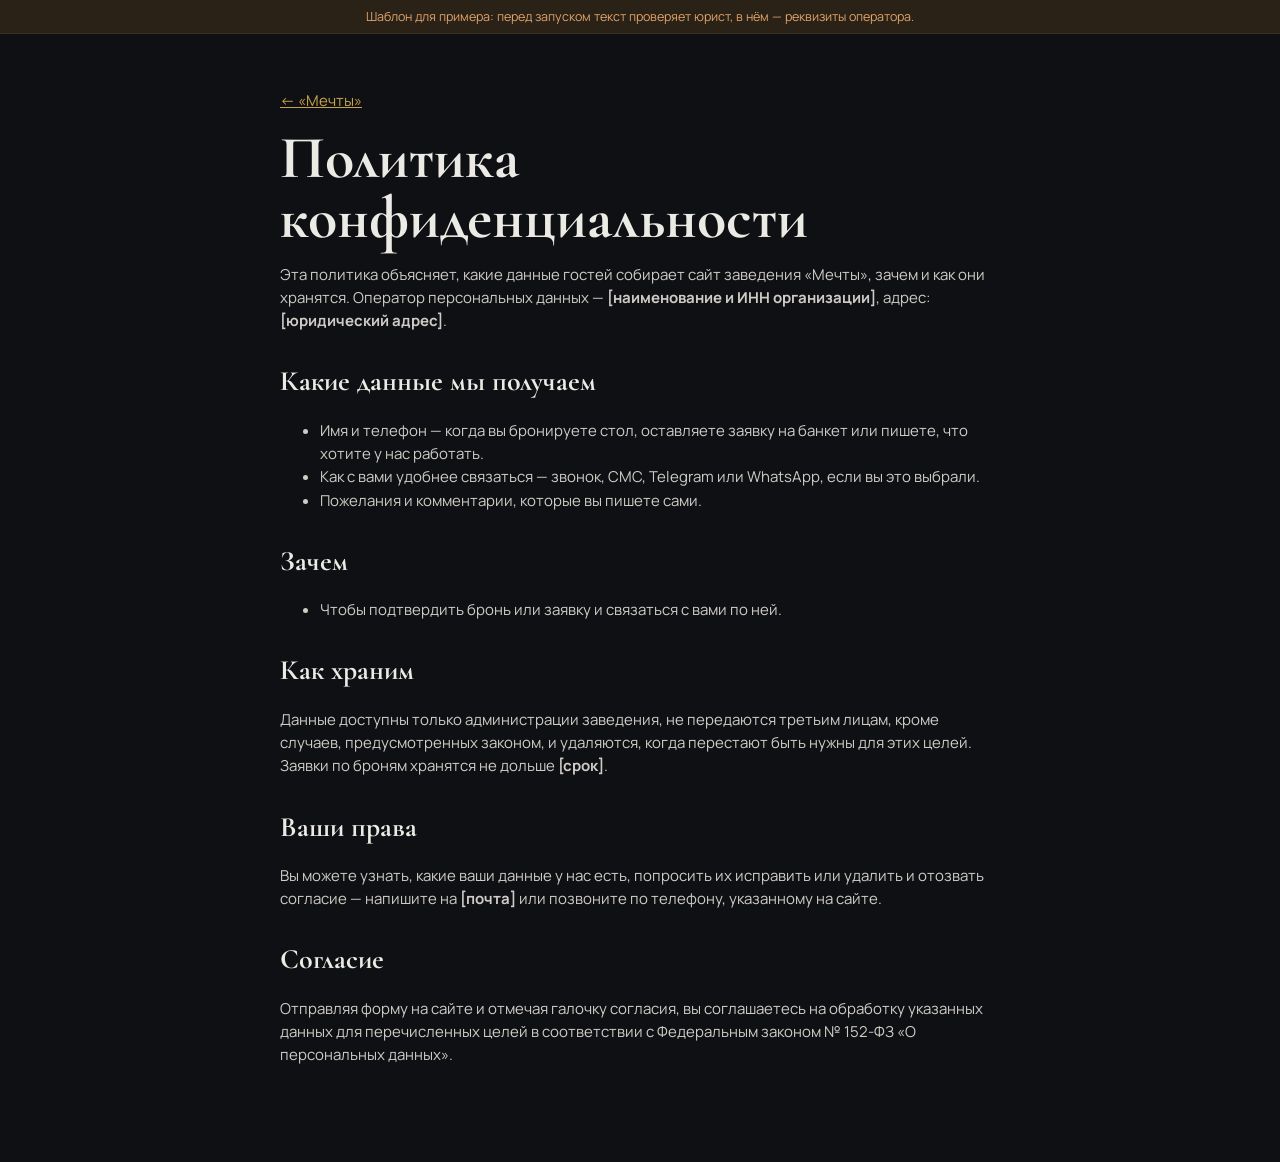
<file: venue/privacy.html>
<!doctype html>
<html lang="ru">
<head>
<meta charset="utf-8">
<meta name="viewport" content="width=device-width, initial-scale=1">
<title>Политика конфиденциальности — «Мечты»</title>
<link rel="icon" type="image/png" sizes="32x32" href="icons/favicon-32.png">
<link rel="stylesheet" href="https://fonts.googleapis.com/css2?family=Cormorant+Garamond:wght@600&family=Manrope:wght@400;600;700;800&display=swap">
<link rel="stylesheet" href="venue.css">
</head>
<body>
<div class="demo">Шаблон для примера: перед запуском текст проверяет юрист, в нём — реквизиты оператора.</div>
<main class="page">
  <p class="kick"><a href="./">← «Мечты»</a></p>
  <h1>Политика конфиденциальности</h1>
  <p>Эта политика объясняет, какие данные гостей собирает сайт заведения «Мечты», зачем и как они хранятся. Оператор персональных данных — <b>[наименование и ИНН организации]</b>, адрес: <b>[юридический адрес]</b>.</p>
  <h2>Какие данные мы получаем</h2>
  <ul>
    <li>Имя и телефон — когда вы бронируете стол, оставляете заявку на банкет или пишете, что хотите у нас работать.</li>
    <li>Как с вами удобнее связаться — звонок, СМС, Telegram или WhatsApp, если вы это выбрали.</li>
    <li>Пожелания и комментарии, которые вы пишете сами.</li>
  </ul>
  <h2>Зачем</h2>
  <ul>
    <li>Чтобы подтвердить бронь или заявку и связаться с вами по ней.</li>
  </ul>
  <h2>Как храним</h2>
  <p>Данные доступны только администрации заведения, не передаются третьим лицам, кроме случаев, предусмотренных законом, и удаляются, когда перестают быть нужны для этих целей. Заявки по броням хранятся не дольше <b>[срок]</b>.</p>
  <h2>Ваши права</h2>
  <p>Вы можете узнать, какие ваши данные у нас есть, попросить их исправить или удалить и отозвать согласие — напишите на <b>[почта]</b> или позвоните по телефону, указанному на сайте.</p>
  <h2>Согласие</h2>
  <p>Отправляя форму на сайте и отмечая галочку согласия, вы соглашаетесь на обработку указанных данных для перечисленных целей в соответствии с Федеральным законом № 152-ФЗ «О персональных данных».</p>
</main>
</body>
</html>
</file>
<file: css/app.css>
/* Только тёмная тема. Top bar with two tabs: public prep card and the locked bartender section. */
:root{
  --bg:#0E1014;
  --surface:#171A20;
  --surface-2:#1E222A;
  --fg:#ECEAE4;
  --muted:#8E9299;
  --line:#262B33;
  --accent:#C9A24B;
  --flag:#E0A36A;
  --red:#E5584F;                                    /* отмена, возврат, убрать */
  --red-line:rgba(229,88,79,.55);
  --display:"Cormorant Garamond",Georgia,"Times New Roman",serif;
  --sans:"Manrope",-apple-system,BlinkMacSystemFont,"Segoe UI",Roboto,sans-serif;
  color-scheme:dark;
}

*{box-sizing:border-box}
[hidden]{display:none!important}
body{
  background:var(--bg);color:var(--fg);font-family:var(--sans);
  font-size:15px;line-height:1.55;margin:0;-webkit-font-smoothing:antialiased;
  padding-bottom:env(safe-area-inset-bottom,0px);
}
.wrap{max-width:860px;margin:0 auto;padding-inline:20px;padding-block:34px 64px}
.wrap.narrow{max-width:720px}

/* ── top bar ────────────────────────────── */
.topbar{border-bottom:1px solid var(--line);background:var(--bg);padding-top:env(safe-area-inset-top,0px)}
.topbar-in{
  max-width:860px;margin:0 auto;padding:12px 20px;
  display:flex;justify-content:space-between;align-items:center;gap:10px;
}
.tab{
  display:inline-flex;align-items:center;gap:8px;
  font-family:var(--sans);font-size:13.5px;font-weight:700;letter-spacing:.02em;
  padding:9px 16px;border-radius:10px;text-decoration:none;white-space:nowrap;
  border:1px solid var(--line);background:var(--surface);color:var(--muted);
  transition:color .15s,border-color .15s;
}
.tab:hover{color:var(--fg)}
.tab:focus-visible{outline:2px solid var(--accent);outline-offset:2px}
.tab[aria-current="page"]{border-color:var(--accent);color:var(--accent)}
.tab svg{width:14px;height:14px;flex:none}

/* ── header ─────────────────────────────── */
.mark{
  font-size:11px;letter-spacing:.3em;text-transform:uppercase;
  color:var(--accent);font-weight:700;margin:0 0 18px;
}
h1{
  font-family:var(--display);font-weight:600;
  font-size:clamp(44px,13vw,82px);line-height:.95;margin:0;
  letter-spacing:-.015em;text-wrap:balance;
}
.narrow h1{font-size:clamp(38px,11vw,62px)}
.lede{color:var(--muted);font-size:15px;margin:14px 0 0;max-width:52ch}

/* ── controls ───────────────────────────── */
.controls{
  background:var(--bg);padding-block:16px 14px;margin-top:34px;
  border-bottom:1px solid var(--line);
}
#q,#gq{
  width:100%;font-family:var(--sans);font-size:16px;font-weight:500;
  padding:12px 15px;border:1px solid var(--line);border-radius:10px;
  background:var(--surface);color:var(--fg);
}
#q::placeholder,#gq::placeholder{color:var(--muted)}
#q:focus-visible,#gq:focus-visible{outline:2px solid var(--accent);outline-offset:2px;border-color:transparent}

.chips{display:flex;flex-wrap:wrap;gap:7px;margin-top:11px}
.chips button{
  font-family:var(--sans);font-size:12.5px;font-weight:600;
  padding:6px 13px;border-radius:99px;cursor:pointer;
  border:1px solid var(--line);background:var(--surface);color:var(--muted);
  transition:color .15s,border-color .15s;
}
.chips button:hover{color:var(--fg)}
.chips button:focus-visible{outline:2px solid var(--accent);outline-offset:2px}
.chips button[aria-pressed="true"]{border-color:var(--accent);color:var(--accent);background:transparent}
.chips b{font-variant-numeric:tabular-nums;font-weight:500;margin-left:5px}

/* ── для гостей: язык, вкладки «Меню» / «Состав и аллергены», меню ── */
.ghead{display:flex;justify-content:space-between;align-items:center;gap:12px;margin:0 0 18px}
.ghead .mark{margin:0}
.lang{display:inline-flex;flex:none;border:1px solid var(--line);border-radius:99px;background:var(--surface);padding:2px}
.lang button{
  font-family:var(--sans);font-size:12px;font-weight:700;letter-spacing:.08em;
  padding:6px 12px;border:0;border-radius:99px;background:transparent;color:var(--muted);cursor:pointer;
}
.lang button[aria-pressed="true"]{background:var(--accent);color:var(--bg)}
.lang button:focus-visible{outline:2px solid var(--accent);outline-offset:2px}
.modes.gtabs{margin:26px 0 0}

.mdesc{margin:0 0 15px;flex:1;align-self:flex-start;font-size:14.5px;line-height:1.45}
.mfoot{
  display:flex;justify-content:space-between;align-items:baseline;gap:12px;
  padding-top:12px;border-top:1px solid var(--line);
}
.mvp{display:flex;align-items:baseline;gap:9px;white-space:nowrap}
.mvp small,.mv{color:var(--muted);font-size:12px;white-space:nowrap}
.mvp b,.mp{font-size:17px;font-weight:700;color:var(--accent);font-variant-numeric:tabular-nums}
.mlink{font-size:12.5px;font-weight:600;color:var(--accent);text-decoration:none}
.mlink:hover{text-decoration:underline;text-underline-offset:3px}
.mlink:focus-visible{outline:2px solid var(--accent);outline-offset:2px;border-radius:4px}
.mlist{list-style:none;margin:4px 0 0;padding:0}
.mrow{
  display:grid;grid-template-columns:minmax(0,1fr) auto 5em;align-items:baseline;gap:2px 14px;
  padding:12px 0;border-bottom:1px solid var(--line);
}
.mname{font-size:15.5px;font-weight:600}
.mn small{display:block;color:var(--muted);font-size:12.5px;margin-top:2px}
.mn .mlink{display:inline-block;margin-top:5px}
.mv{text-align:right}
.mp{text-align:right}
.msec{margin-top:36px}
.mrow{scroll-margin-top:16px}
.mrow.hit{background:linear-gradient(90deg,rgba(201,162,75,.14),transparent 85%);box-shadow:inset 3px 0 var(--accent)}
.mrow.hit .mn{padding-left:10px}

/* ── sections ───────────────────────────── */
section{margin-top:40px}
.sechead{
  display:flex;align-items:baseline;justify-content:space-between;
  gap:16px;padding-bottom:10px;border-bottom:1px solid var(--line);
}
h2{font-family:var(--display);font-size:27px;font-weight:600;margin:0;letter-spacing:-.01em}
.sechead em{
  font-style:normal;font-size:11px;letter-spacing:.11em;text-transform:uppercase;
  color:var(--muted);font-weight:600;text-align:right;
}
.rule{font-size:12.5px;color:var(--muted);margin:10px 0 18px}

.grid{display:grid;grid-template-columns:repeat(auto-fill,minmax(330px,1fr));gap:14px}

/* ── card ───────────────────────────────── */
article{
  background:var(--surface);border:1px solid var(--line);border-radius:14px;
  padding:18px 18px 15px;min-width:0;display:flex;flex-direction:column;
  scroll-margin-top:16px;
}
article.hit{border-color:var(--accent)}
.chead{display:flex;align-items:flex-start;justify-content:space-between;gap:12px;margin-bottom:13px}
h3{
  font-family:var(--display);font-size:24px;font-weight:600;
  margin:0;line-height:1.1;letter-spacing:-.01em;min-width:0;
}

.cbody{display:flex;align-items:flex-end;gap:14px;flex:1}
/* состав — столбиком, слова как в меню бара */
.mcomp{margin:0 0 15px;padding:0;list-style:none;flex:1;align-self:flex-start}
.mcomp li{position:relative;padding-left:15px;margin:4px 0;font-size:14.5px;line-height:1.45}
.mcomp li::before{
  content:"";position:absolute;left:0;top:.62em;
  width:4px;height:4px;border-radius:50%;background:var(--accent);opacity:.75;
}
.cph{flex:none;height:132px;width:auto;max-width:42%;object-fit:contain;margin:-6px 0 12px;
  filter:drop-shadow(0 6px 10px rgba(0,0,0,.35))}
article dl{
  margin:0;padding-top:13px;border-top:1px solid var(--line);
  display:grid;grid-template-columns:auto 1fr;gap:7px 16px;font-size:12.5px;
}
article dt{
  color:var(--muted);white-space:nowrap;
  font-size:10px;letter-spacing:.11em;text-transform:uppercase;
  font-weight:600;padding-top:2px;
}
article dd{margin:0;text-align:right;min-width:0;font-weight:500}
article dd.num{font-variant-numeric:tabular-nums}
article dd.none{color:var(--muted);font-weight:400}
article dd.flag{color:var(--flag)}

.empty{color:var(--muted);font-size:14px;padding:44px 0;text-align:center}

footer{
  margin-top:56px;padding-top:20px;border-top:1px solid var(--line);
  display:flex;flex-wrap:wrap;gap:8px 28px;justify-content:space-between;
  font-size:12px;color:var(--muted);
}
footer b{color:var(--fg);font-weight:600}

/* ── bartender section ──────────────────── */
.block{margin-top:30px}
.label{font-size:10px;letter-spacing:.14em;text-transform:uppercase;color:var(--muted);font-weight:700;margin:0 0 9px}
.label .scope{text-transform:none;letter-spacing:0;font-weight:600}

select,input[type="number"],input[type="password"],input[type="text"],input[type="email"]{
  width:100%;font-family:var(--sans);font-size:16px;font-weight:600;
  padding:13px 15px;border:1px solid var(--line);border-radius:10px;
  background:var(--surface);color:var(--fg);appearance:none;
}
select{
  background-image:linear-gradient(45deg,transparent 50%,var(--muted) 50%),linear-gradient(135deg,var(--muted) 50%,transparent 50%);
  background-position:calc(100% - 20px) 50%,calc(100% - 14px) 50%;
  background-size:6px 6px,6px 6px;background-repeat:no-repeat;padding-right:42px;
}
select:focus-visible,input:focus-visible{outline:2px solid var(--accent);outline-offset:2px;border-color:transparent}

.whoami{
  display:flex;flex-wrap:wrap;justify-content:space-between;align-items:center;gap:8px 16px;
  margin-top:24px;padding:12px 15px;border:1px solid var(--line);border-radius:12px;
  background:var(--surface);font-size:13.5px;color:var(--muted);
}
.whoami b{color:var(--fg);font-weight:700}
.link{color:var(--accent);font-weight:600;background:none;border:0;padding:0;font:inherit;cursor:pointer;text-decoration:none}
.link:hover{text-decoration:underline}
.link:disabled{opacity:.4;cursor:default;text-decoration:none}
.link:focus-visible{outline:2px solid var(--accent);outline-offset:2px}
.link.more{display:block;margin:10px auto 0;font-size:13px}
.label .link{float:right;font-size:10px;letter-spacing:.14em;text-transform:uppercase}

.log{list-style:none;margin:0;padding:0;border:1px solid var(--line);border-radius:12px;background:var(--surface);overflow:hidden}
.log li{
  display:flex;justify-content:space-between;gap:14px;align-items:baseline;
  padding:10px 15px;border-bottom:1px solid var(--line);font-size:14px;
}
.log li:last-child{border-bottom:none}
.log li.me{color:var(--accent)}
.log b{font-weight:600;min-width:0;overflow-wrap:anywhere}
.log time{font-size:12.5px;color:var(--muted);font-variant-numeric:tabular-nums;white-space:nowrap}
.log li.me time{color:inherit;opacity:.75}
.log .none{color:var(--muted);justify-content:flex-start}

.modes{display:grid;grid-template-columns:repeat(2,1fr);gap:7px}
.modes button{
  font-family:var(--sans);font-size:13px;font-weight:600;padding:11px 10px;
  border-radius:10px;cursor:pointer;border:1px solid var(--line);
  background:var(--surface);color:var(--muted);transition:color .15s,border-color .15s;
}
.modes button:hover{color:var(--fg)}
.modes button:disabled{opacity:.4;cursor:default}
.modes button:focus-visible{outline:2px solid var(--accent);outline-offset:2px}
.modes button[aria-pressed="true"]{border-color:var(--accent);color:var(--accent)}

.row{display:grid;grid-template-columns:1fr auto;gap:10px;align-items:center}
.unit{font-size:13px;color:var(--muted);font-weight:600;white-space:nowrap}

.quick{display:flex;flex-wrap:wrap;gap:6px;margin-top:9px}
.quick button{
  font-family:var(--sans);font-size:12.5px;font-weight:600;padding:5px 12px;
  border-radius:99px;cursor:pointer;border:1px solid var(--line);
  background:transparent;color:var(--muted);
}
.quick button:hover{color:var(--accent);border-color:var(--accent)}
.quick button:focus-visible{outline:2px solid var(--accent);outline-offset:2px}

.opts{display:grid;grid-template-columns:1fr 1fr;gap:12px;margin-top:22px}

.toggle{
  display:flex;align-items:center;gap:10px;padding:11px 14px;
  border:1px solid var(--line);border-radius:10px;background:var(--surface);
  cursor:pointer;font-size:13.5px;font-weight:600;user-select:none;
}
.toggle input{accent-color:var(--accent);width:17px;height:17px;margin:0;flex:none}

.result{margin-top:34px;border:1px solid var(--line);border-radius:14px;background:var(--surface);overflow:hidden}
.stats{display:grid;grid-template-columns:repeat(auto-fit,minmax(120px,1fr));gap:1px;background:var(--line);margin:0}
.stats div{background:var(--surface-2);padding:14px 16px}
.stats dt{font-size:9.5px;letter-spacing:.14em;text-transform:uppercase;color:var(--muted);font-weight:700;margin:0 0 3px}
.stats dd{margin:0;font-size:20px;font-weight:700;font-variant-numeric:tabular-nums;line-height:1.15}
.stats dd small{font-size:12px;font-weight:600;color:var(--muted);margin-left:2px}

table{width:100%;border-collapse:collapse;font-size:14.5px}
thead th{
  font-size:9.5px;letter-spacing:.13em;text-transform:uppercase;color:var(--muted);
  font-weight:700;text-align:right;padding:14px 16px 9px;border-bottom:1px solid var(--line);
}
thead th:first-child{text-align:left}
td{padding:11px 16px;border-bottom:1px solid var(--line);vertical-align:top}
tbody tr:last-child td{border-bottom:none}
td.n{font-weight:500;line-height:1.35}
td.v{text-align:right;font-variant-numeric:tabular-nums;font-weight:700;white-space:nowrap}
td.v small{font-weight:600;color:var(--muted);font-size:12px;margin-left:3px}
td.p{text-align:right;font-variant-numeric:tabular-nums;font-weight:600;color:var(--accent);white-space:nowrap}
/* калькулятор: п/ф или премикс раскрывается — его состав на нужное количество, со сдвигом по уровню */
.csub{font:inherit;color:inherit;background:none;border:0;padding:0;margin:0;text-align:left;cursor:pointer;
  text-decoration:underline dashed var(--accent);text-underline-offset:4px}
.csub .cw{white-space:nowrap}
.csub .car{display:inline-block;margin-left:5px;font-style:normal;color:var(--accent)}
.csub .car::before{content:"▸"}
.csub[aria-expanded="true"] .car::before{content:"▾"}
.csub:focus-visible{outline:2px solid var(--accent);outline-offset:3px;border-radius:3px}
tr.cin td{background:var(--surface-2);font-size:13.5px;padding-block:8px}
tr.cin td.n,tr.ccap td{padding-left:calc(16px + var(--l) * 14px)}
tr.ccap td{color:var(--muted);font-size:12px;line-height:1.4}
tr.ccap td b{color:var(--fg)}

.tq{
  width:100%;font-family:var(--sans);font-size:16px;font-weight:500;margin-top:4px;
  padding:12px 15px;border:1px solid var(--line);border-radius:10px;background:var(--surface);color:var(--fg);
}
.tq::placeholder{color:var(--muted)}
.tq:focus-visible{outline:2px solid var(--accent);outline-offset:2px;border-color:transparent}

input[type="date"]{
  width:100%;font-family:var(--sans);font-size:16px;font-weight:600;padding:12px 15px;
  border:1px solid var(--line);border-radius:10px;background:var(--surface);color:var(--fg);
}
.modes.lsize{grid-template-columns:repeat(4,1fr)}
.labs{margin-top:18px}
.lprev{padding:16px;background:var(--surface-2)}
.lprev canvas{display:block;width:100%;height:auto;border-radius:10px;background:#fff}
#llink{word-break:break-all;color:var(--fg)}
.modes.zones{grid-template-columns:repeat(auto-fit,minmax(104px,1fr))}

/* ── ревизия ── */
.rlist{list-style:none;margin:0;padding:0}
.rlist li{border-top:1px solid var(--line)}
.rlist li:first-child{border-top:0}
.rrow{padding:12px 16px}
.rtop{display:flex;justify-content:space-between;align-items:baseline;gap:12px}
.rtop .rn{font-weight:600;font-size:15px;min-width:0}
.rtop .rn small{color:var(--muted);font-weight:600;font-size:12px;margin-left:4px}
.rtop .rn small.mu{margin-left:0}                         /* месячная: «Верментино Вилла Солаис, л» */
.rtop b{font-size:20px;font-variant-numeric:tabular-nums;white-space:nowrap}
.rtop b small{font-size:12px;color:var(--muted);margin-left:3px}
.rtop b.pend{color:var(--muted)}
.rsub{font-size:12px;color:var(--muted);margin:2px 0 8px;font-variant-numeric:tabular-nums;overflow-wrap:anywhere}
.rin{display:grid;grid-template-columns:1fr auto auto auto;gap:6px}
.rin .rprev{grid-column:1/-1;font-size:12.5px;color:var(--accent);font-weight:600;font-variant-numeric:tabular-nums}
.rin .rprev:empty{display:none}
.rin button.mul{font-size:18px;color:var(--fg)}
.rin input{padding:10px 13px;font-size:16px}
.rin button{
  font-family:var(--sans);font-size:15px;font-weight:700;padding:0 16px;border-radius:10px;cursor:pointer;
  border:1px solid var(--accent);background:var(--accent);color:var(--bg);
}
.rin button.ghost{background:transparent;color:var(--muted);border-color:var(--line);padding:0 12px}
.rin button:disabled{opacity:.4;cursor:default}
.rin button.undo{color:var(--red);border-color:var(--red-line)}

/* ── заявка ── */
#okind,#wokind{margin-top:4px}
.osum{margin-top:22px;border-color:var(--accent)}
.otools{
  display:flex;flex-wrap:wrap;justify-content:space-between;gap:8px 18px;
  padding:14px 16px;border-top:1px solid var(--line);font-size:13.5px;
}
.oempty{padding:14px 16px;margin:0;font-size:13.5px;color:var(--muted)}
.osub{
  font-size:9.5px;letter-spacing:.13em;text-transform:uppercase;color:var(--muted);
  font-weight:700;padding:12px 16px 6px;background:var(--surface-2);border-top:1px solid var(--line);
}
.olist button.x{
  flex:none;width:26px;height:26px;border-radius:6px;border:1px solid var(--line);
  background:transparent;color:var(--muted);font:600 15px/1 var(--sans);cursor:pointer;
}
.olist button.x{color:var(--red);border-color:var(--red-line)}
.olist button.x:hover{color:var(--red);border-color:var(--red)}
.olist .row1{display:flex;justify-content:space-between;align-items:center;gap:14px;padding:9px 16px;font-size:14.5px;font-weight:500}
.olist{list-style:none;margin:0;padding:0}
.onew{display:grid;grid-template-columns:minmax(0,1fr) 92px 44px;gap:6px;padding:10px 16px 2px;border-top:1px solid var(--line)}
.onew input{padding:9px 11px;font-size:16px}
.onew .wox{border-radius:10px;border:1px solid var(--accent);background:var(--accent);color:var(--bg);font:700 18px/1 var(--sans);cursor:pointer}
.olist .own{font-size:10px;letter-spacing:.08em;text-transform:uppercase;color:var(--accent);font-weight:700;margin-left:6px}
.olist li{border-top:1px solid var(--line)}
.olist label{
  display:flex;justify-content:space-between;align-items:center;gap:14px;
  padding:12px 16px;cursor:pointer;font-size:14.5px;font-weight:500;line-height:1.35;
}
.olist input[type=checkbox]{
  appearance:none;-webkit-appearance:none;flex:none;margin:0;cursor:pointer;
  width:22px;height:22px;border:1.5px solid var(--muted);border-radius:5px;background:transparent;
  display:grid;place-content:center;transition:border-color .15s,background .15s;
}
.olist input[type=checkbox]::after{
  content:"";width:10px;height:6px;margin-top:-3px;border:solid var(--bg);border-width:0 0 2px 2px;
  transform:rotate(-45deg);opacity:0;
}
.olist input[type=checkbox]:checked{background:var(--accent);border-color:var(--accent)}
.olist input[type=checkbox]:checked::after{opacity:1}
.olist input[type=checkbox]:focus-visible{outline:2px solid var(--accent);outline-offset:2px}
.olist li.on span{color:var(--accent);font-weight:700}
/* количество в сводке заявки: свободный текст — «5 кг», «2 шт», «300 г» */
.olist .row1 span{flex:1;min-width:0;overflow-wrap:anywhere}
.olist input.oq{
  flex:0 1 128px;width:128px;min-width:96px;height:34px;margin:0;padding:0 10px;border:1px solid var(--line);border-radius:8px;
  background:var(--surface-2);color:var(--fg);font:500 16px/1 var(--sans);text-align:right;   /* 16px — iPhone не увеличивает страницу */
}
.olist input.oq::placeholder{color:var(--muted);opacity:.8}
.olist input.oq:focus{outline:none;border-color:var(--accent)}
.olist .row1.has-q span{color:var(--fg)}
.tcard .tname em{
  float:right;font-style:normal;font-size:11px;letter-spacing:.11em;text-transform:uppercase;
  color:var(--muted);font-weight:600;margin:9px 0 0 12px;
}
.tcard{margin-top:14px;scroll-margin-top:16px}
.tcard .tname{padding:16px 16px 14px;border-bottom:1px solid var(--line)}
.tcard h3{font-size:25px}
.tcard .tname.has-ph{display:flex;align-items:center;justify-content:space-between;gap:14px;padding-block:12px}
.tph{flex:none;height:112px;width:auto;max-width:40%;object-fit:contain;filter:drop-shadow(0 6px 10px rgba(0,0,0,.35))}
#tres section:first-child{margin-top:30px}
.stats.txt dd{font-size:15px;line-height:1.3;font-weight:700}
tr.sub td{
  font-size:9.5px;letter-spacing:.13em;text-transform:uppercase;color:var(--muted);
  font-weight:700;padding:14px 16px 7px;background:var(--surface-2);
}
.method + .method{padding-top:0;border-top:0}
.method{padding:14px 16px;border-top:1px solid var(--line);font-size:13px;color:var(--muted);margin:0}
.method b{color:var(--fg);font-weight:700}

.warn{
  margin-top:18px;padding:12px 15px;border-left:3px solid var(--flag);
  background:var(--surface);border-radius:0 8px 8px 0;font-size:13px;color:var(--muted);
}
.warn:empty{display:none}

/* ── login dialog ───────────────────────── */
dialog{
  width:min(400px,calc(100vw - 32px));padding:0;border:1px solid var(--line);
  border-radius:16px;background:var(--bg);color:var(--fg);
}
dialog::backdrop{background:rgba(5,6,8,.72)}
dialog form{display:grid;gap:8px;padding:24px 22px 22px}
dialog h2{font-size:30px;margin:0 0 4px}
dialog .sub{color:var(--muted);font-size:13px;margin:0 0 10px}
dialog .label{margin:8px 0 0}
.btns{display:grid;grid-template-columns:1fr auto;gap:8px;margin-top:12px}
.btns button{
  font-family:var(--sans);font-size:15px;font-weight:700;padding:13px 16px;
  border-radius:10px;cursor:pointer;border:1px solid var(--accent);
  background:var(--accent);color:var(--bg);
}
.btns button.ghost{background:transparent;color:var(--muted);border-color:var(--line)}
.btns button:disabled{opacity:.5;cursor:default}
.btns button#cancel{color:var(--red);border-color:var(--red-line)}
#woSigClear{color:var(--red)}
.btns button:focus-visible{outline:2px solid var(--fg);outline-offset:2px}
.gmsg{font-size:13px;color:var(--flag);margin:4px 0 0;min-height:1.2em}
.ghint{font-size:12px;color:var(--muted);margin:2px 0 0}

/* ── анимации (fx.js) ── */
.fx-pre .topbar,.fx-pre #viewBar,.fx-pre #viewBt{visibility:hidden}
.fx-ch{display:inline-block;white-space:pre}
html.fx-on body{overflow-x:clip}
.fx-intro{
  position:fixed;inset:0;z-index:100;background:var(--bg);
  display:flex;flex-direction:column;align-items:center;justify-content:center;gap:26px;
}
.fx-bolt{width:min(70vw,400px);height:auto;overflow:visible}
.fx-word{font-size:12px;letter-spacing:.3em;text-transform:uppercase;color:var(--accent);font-weight:700}
.cph,.tph{will-change:transform}

@media (max-width:520px){
  .wrap,.topbar-in{padding-inline:16px}
  .grid{grid-template-columns:1fr}
  .tab{padding:9px 13px}
}
@media (max-width:460px){.opts{grid-template-columns:1fr}}
@media (prefers-reduced-motion:reduce){*{transition:none!important;scroll-behavior:auto!important}}

/* скелеты на время загрузки */
.skel{display:flex;flex-direction:column;gap:8px;justify-content:center}
.log li.skel{display:flex;flex-direction:row;justify-content:space-between;align-items:center}
.log li.skel i:last-child{width:22%}
.skel i{display:block;height:11px;border-radius:6px;width:100%;
  background:linear-gradient(90deg,var(--surface-2) 0%,#2A2F38 45%,var(--surface-2) 90%) 0 0/250% 100%;
  animation:skel 1.3s ease-in-out infinite}
.rrow.skel i:last-child{height:36px;border-radius:10px;width:100%}
.skel.line{display:block}
.skel.line i{height:12px}
@keyframes skel{0%{background-position:100% 0}100%{background-position:-50% 0}}
@media (prefers-reduced-motion:reduce){.skel i{animation:none}}
.sr{position:absolute;width:1px;height:1px;padding:0;margin:-1px;overflow:hidden;clip:rect(0 0 0 0);white-space:nowrap;border:0}

/* заголовки карточек разделов: h2 по смыслу, вид как у h3 */
h2.h3{font-family:var(--display);font-size:25px;font-weight:600;margin:0;line-height:1.1;letter-spacing:-.01em;min-width:0}
footer a.link{text-decoration:underline;text-underline-offset:3px;text-decoration-thickness:1px}
.rtoday{display:block;font-size:12px;letter-spacing:.06em;color:var(--muted);margin-bottom:4px}
.rold{color:var(--flag)}

/* месячная ревизия: поиск прилипает сверху, пока листаешь 236 позиций */
#rkind{margin-bottom:14px}
.msearch{position:sticky;top:env(safe-area-inset-top,0px);z-index:5;background:var(--bg);padding:12px 0 8px;margin-top:14px}
/* поле ввода в строке не прячется под прилипшим поиском */
#mlist .rrow{scroll-margin-top:190px}
html:has(#revMonth:not([hidden])) {scroll-padding-top:190px}
.msearch input[type=search]{width:100%;font-size:16px}
.mtools{display:flex;gap:8px;margin-top:8px;align-items:stretch}
.mtools select{flex:1;min-width:0;font-size:15px}
.mtodo{flex:none;display:flex;align-items:center;gap:8px;padding:0 12px;border:1px solid var(--line);border-radius:10px;
  background:var(--surface);font-size:13.5px;font-weight:600;cursor:pointer;user-select:none;white-space:nowrap}
.mtodo input{accent-color:var(--accent);width:17px;height:17px;margin:0}
.mfound{margin:8px 2px 0;font-size:12.5px;color:var(--muted)}
.mfound:empty{display:none}
.msec{margin-top:22px}
.msec .sechead{margin-bottom:8px}
.msec .tcard{margin-top:0}
.mgroup{margin:34px 0 -6px;font-size:11px;letter-spacing:.16em;text-transform:uppercase;color:var(--accent);font-weight:700}
.rrow.mnone .rtop b{color:var(--muted);font-weight:500}
/* месячная: кто считает, новая позиция */
#minfo{display:block}
.mwho{list-style:none;margin:8px 0 0;padding:0;font-size:13px;color:var(--muted)}
.mwho li{padding:2px 0}
.mwho li b{color:var(--fg);font-weight:600}
.mwho li.me b{color:var(--accent)}
.mwho .on{color:var(--accent);font-weight:600}
.mhint{display:block;margin-top:8px;color:var(--fg)}
.mnew{margin-top:22px}
.mnewf{padding:0 16px 16px}
.mnewf input{width:100%;font-size:16px}
.mnew2{display:grid;grid-template-columns:1.2fr 1fr;gap:10px;margin-top:4px}
.mnewf .label{display:block;margin:10px 0 6px}
.mnewf .rprev{margin:8px 0 0;font-size:12.5px;color:var(--accent);font-weight:600}
.mnewf .rprev:empty{display:none}
.mnewf button[type=submit]{width:100%;margin-top:14px;font-family:var(--sans);font-size:15px;font-weight:700;padding:13px 16px;
  border-radius:10px;cursor:pointer;border:1px solid var(--accent);background:var(--accent);color:var(--bg)}
.mnewf button[type=submit]:disabled{opacity:.5;cursor:default}
.mend{margin-top:18px;border-top:0;justify-content:center}
#mlist .empty .link{margin-left:4px}

/* ── Списания ── */
.wo{margin-top:14px}
.wobody{padding:4px 16px 18px}
.wo input,.wo select{width:100%;font-size:16px}
.wo .label{display:block;margin:12px 0 6px}
.wo .label small{text-transform:none;letter-spacing:0;font-weight:500}
.wo2{display:grid;grid-template-columns:1.3fr 1fr;gap:10px}
.wolab{margin-top:22px!important;display:flex!important;justify-content:space-between;align-items:center}
.worows{list-style:none;margin:0;padding:0;counter-reset:wo}
.worow{padding:10px 0;border-top:1px solid var(--line);counter-increment:wo;position:relative}
.worow:first-child{border-top:0}
.worow2{display:grid;grid-template-columns:80px 88px 1fr 40px;gap:6px;margin-top:6px}
.worow .wox{padding:0;border-radius:10px;border:1px solid var(--line);background:transparent;color:var(--muted);font:600 18px/1 var(--sans);cursor:pointer}
.woadd{width:100%;margin-top:10px;padding:12px;border-radius:10px;border:1px dashed var(--line);background:transparent;color:var(--accent);
  font:700 14.5px var(--sans);cursor:pointer}
.woadd:disabled{opacity:.45;cursor:default}
.wonote{margin:8px 2px 0;font-size:13px;color:var(--muted)}
.wofix{display:flex;align-items:center;min-width:0;padding:0 10px;border:1px dashed var(--line);border-radius:10px;
  color:var(--muted);font-size:14px;white-space:nowrap;overflow:hidden;text-overflow:ellipsis}
/* узкий телефон: причина — своей строкой, иначе в ней ничего не видно */
@media (max-width:440px){
  .worow2{grid-template-columns:minmax(0,1fr) minmax(0,1fr) 40px}
  .worow2 .woy{grid-column:1/-1;grid-row:2}
  .worow2 .wox{grid-column:3;grid-row:1}
  .worow2 .wofix{min-height:34px}
}
/* строка из заметки — закреплена */
.worow.wolock{border-left:3px solid var(--accent);padding-left:10px;margin-left:-13px}
.wolock input[readonly],.wolock select:disabled{color:var(--fg);background:transparent;border-style:dashed;opacity:1}
.wolockcap{margin:0 0 6px;font-size:12px;color:var(--accent)}
.worow .wox,.worow .woback{color:var(--red);border-color:var(--red-line)}
.wopasteopen{margin-top:8px;color:var(--muted)}
.wopaste{margin-top:10px;padding:12px;border:1px dashed var(--line);border-radius:12px}
.wopaste .label{margin-top:0!important}
.wopaste textarea{display:block;width:100%;min-height:130px;font:16px/1.4 var(--sans);padding:10px 12px;border-radius:10px;border:1px solid var(--line);
  background:transparent;color:var(--fg);resize:vertical;box-sizing:border-box}
.wopaste input{margin-top:8px}
.wopasteprev{padding:6px 0 0}
.wopasteprev li.wopasteskip{display:block;color:var(--muted);font-size:12.5px}
.wopasteq{font-style:normal;color:var(--flag)}
.wopaste .wogo{margin-top:10px}
.wopastex{display:block;margin:10px auto 0}
.wowho #woName{background:transparent;color:var(--muted);border-style:dashed}
.wosig{position:relative;border-radius:12px;overflow:hidden;background:#fff;border:1px solid var(--line)}
.wosig canvas{display:block;width:100%;height:170px;touch-action:none;cursor:crosshair}
.wosighint{position:absolute;inset:auto 0 14px 0;text-align:center;font-size:13px;color:#9a9a9a;pointer-events:none}
.wosig::after{content:"";position:absolute;left:16px;right:16px;bottom:40px;border-bottom:1px dashed #c8c8c8;pointer-events:none}
.wogo{width:100%;margin-top:16px;font-family:var(--sans);font-size:16px;font-weight:700;padding:14px 16px;border-radius:10px;cursor:pointer;
  border:1px solid var(--accent);background:var(--accent);color:var(--bg)}
.wogo:disabled{opacity:.6;cursor:default}
#woDone .lprev img{display:block;width:100%;height:auto;border-radius:8px;background:#fff}
#woSave{display:block;margin-top:8px;color:var(--fg);font-weight:600}
#woSave.ok{color:#7BC47F}
#woSave.bad{color:var(--flag)}
#woSave.send::after{content:"";display:inline-block;width:12px;height:12px;margin-left:8px;vertical-align:-1px;border-radius:50%;
  border:2px solid var(--accent);border-right-color:transparent;animation:wospin .8s linear infinite}
@keyframes wospin{to{transform:rotate(360deg)}}
@media (prefers-reduced-motion:reduce){#woSave.send::after{animation:none}}
#woHist{margin-top:22px}
#woList .row1 span{min-width:0}
#woList .link{flex:none;font-size:13.5px}
/* заметка к списанию — общая, в жёлтой рамке */
#wnWhy[hidden]{display:none}
.wnadd .worow2{grid-template-columns:80px 88px 1fr}
.wnadd.pr .worow2{grid-template-columns:minmax(0,1fr) minmax(0,1fr)}
@media (max-width:440px){.wnadd .worow2{grid-template-columns:minmax(0,1fr) minmax(0,1fr)}}
.wnbox{margin:0 0 18px;padding:14px 16px 16px;border:2px solid var(--accent);border-radius:16px;background:color-mix(in srgb,var(--accent) 6%,transparent)}
.wnhead{display:flex;justify-content:space-between;align-items:baseline;gap:10px}
.wnhead em{flex:none;white-space:nowrap;font-style:normal;font-size:11px;letter-spacing:.08em;text-transform:uppercase;color:var(--accent);font-weight:700}
.wnhint{margin:6px 0 10px;font-size:13px;color:var(--muted)}
.wnsub{margin:8px 0 0;font-size:12px}
.wnlist{list-style:none;margin:0 0 10px;padding:0;border-top:1px solid var(--line);max-height:min(38vh,340px);overflow-y:auto;overscroll-behavior:contain}
.wnin{margin:0 0 10px;padding:10px 12px;border-radius:10px;background:color-mix(in srgb,var(--accent) 14%,transparent);font-size:13.5px}
.wnin span{display:block;margin-bottom:8px}
.wnin .wnmove{margin:0;background:var(--accent);color:var(--bg)}
.wnlist li{padding:8px 0;border-bottom:1px solid var(--line)}
.wnlist li.pend{opacity:.7}
.wnlist li.held{opacity:.5}
.wnlist li.held .wnrow b{color:var(--muted)}
.wnlist .wnempty{font-size:13.5px;color:var(--muted)}
.wnrow{display:flex;justify-content:space-between;gap:12px;font-size:14.5px;font-weight:600}
.wnrow span{min-width:0;overflow-wrap:anywhere}
.wnrow b{flex:none;color:var(--accent)}
.wnmeta{font-size:12px;color:var(--muted);margin-top:2px}
.wnadd input,.wnadd select{width:100%;font-size:16px}
.wnadd .worow2{margin-top:6px}
/* «Добавить в заметку»: серая, пока строка не заполнена целиком; всё заполнено — жёлтая */
.wnplus{width:100%;margin-top:8px;padding:12px;border-radius:10px;border:1px solid var(--line);background:var(--surface-2);color:var(--muted);font:700 15px var(--sans);cursor:pointer;
  transition:background-color .2s,border-color .2s,color .2s}
.wnplus.ready{border-color:var(--accent);background:var(--accent);color:var(--bg)}
.wnmove{width:100%;margin-top:4px;padding:12px;border-radius:10px;border:1px solid var(--accent);background:transparent;color:var(--accent);font:700 15px var(--sans);cursor:pointer}
.wnmove:disabled{opacity:.45;cursor:default}
/* последние акты — раскрываются */
#woList .woact{border-top:1px solid var(--line)}
#woList .woact:first-child{border-top:0}
#woList summary{display:flex;justify-content:space-between;align-items:center;gap:12px;padding:10px 16px;font-size:14px;font-weight:500;cursor:pointer;list-style:none}
#woList summary::-webkit-details-marker{display:none}
#woList summary::after{content:"▾";flex:none;color:var(--muted);transition:transform .2s}
#woList details[open] summary::after{transform:rotate(180deg)}
#woList summary span{min-width:0;flex:1}
.womini{list-style:none;margin:0;padding:0 16px 6px}
.womini li{display:grid;grid-template-columns:1fr auto;gap:2px 12px;padding:6px 0;border-top:1px dashed var(--line);font-size:13.5px}
.womini b{font-weight:600;color:var(--fg)}
.womini em{grid-column:1/-1;font-style:normal;font-size:12px;color:var(--muted)}
.womore{display:inline-block;margin:2px 16px 12px;font-size:13.5px}
.wonopdf{margin:8px 0 0;font-size:12.5px;color:var(--flag)}
.wopend{font-style:normal;font-size:11px;letter-spacing:.08em;text-transform:uppercase;color:var(--flag);font-weight:700;flex:none}

/* ── чеклист открытия ── */
.cktop{margin:0 0 14px;color:var(--muted);font-size:14px;line-height:1.5}
.cktop b{color:var(--fg)}
.ckg{margin-bottom:14px}
.ckg .tname h3{display:flex;align-items:center;gap:10px}
.ckl{display:inline-flex;align-items:center;justify-content:center;flex:none;width:24px;height:24px;border-radius:7px;
  border:1px solid var(--accent);color:var(--accent);font:700 12.5px/1 var(--sans)}
.ckdone .ckl{background:var(--accent);color:var(--bg)}
.cknote{margin:10px 16px 0;font-size:13px;color:var(--muted)}
.cklist label{align-items:flex-start}
.cklist input[type=checkbox]{margin-top:1px;flex:none}
.cktx{display:flex;flex-direction:column;gap:3px;min-width:0}
.ckt{color:var(--fg)}
.cksub{font-size:13px;color:var(--muted);font-weight:400}
.ckwho{font-size:12px;color:var(--muted);font-weight:500}
.cklist li.on .ckt,.cklist li.on .cksub{text-decoration:line-through;text-decoration-color:var(--muted);color:var(--muted);font-weight:500}
.cklist li.on span{font-weight:500}
.ckday{font-style:normal;font-size:10.5px;letter-spacing:.08em;text-transform:uppercase;color:var(--muted);border:1px solid var(--line);
  border-radius:6px;padding:1px 6px;margin-left:4px;white-space:nowrap;text-decoration:none;display:inline-block}
.ckday.now{color:var(--bg);background:var(--accent);border-color:var(--accent)}
.ckgo{margin:-6px 16px 12px;font-size:13px}
.cknot{list-style:none;margin:8px 16px 4px;padding:0;display:flex;flex-direction:column;gap:6px;font-size:13.5px;color:var(--fg)}
.cknot li{display:flex;gap:8px;align-items:flex-start}
.cknot .ckl{width:20px;height:20px;font-size:11px;border-radius:6px}
.ckfin .cklist li label .ckt{font-weight:700}
/* значок новых строк в заметке — на кнопке «Списания» */
.nbadge{display:inline-flex;align-items:center;justify-content:center;min-width:18px;height:18px;padding:0 5px;margin-left:6px;border-radius:9px;
  background:var(--red);color:#fff;font:700 11px/1 var(--sans);vertical-align:1px}

/* ── Бар-менеджер ── */
.mgrkind{margin-top:14px;grid-template-columns:repeat(3,1fr)}
.mgrsum{margin:22px 2px 0;font-size:14px;color:var(--muted)}
.mgrsum b{color:var(--fg)}
.mgrt h3{font-size:22px}
.mgrt td.n small.mgrwhy{display:block;font-size:12px;font-weight:400;color:var(--muted);margin-top:2px}
.mgrt .link.more{margin:12px auto 14px}
.mgrfoot{margin:20px 2px 0;font-size:13px;color:var(--muted);text-align:center}
.mgrskel{margin-top:14px}
.mgrd{grid-template-columns:minmax(0,1fr) minmax(0,1fr)}
.mgrd input[type="date"]{min-width:0;padding-inline:10px}
.mgrtabs{margin:0 0 6px}
.mgrrhint{margin:14px 2px 12px}
.refsec{margin-top:22px}
.reft{font-family:var(--sans);font-size:11px;letter-spacing:.14em;text-transform:uppercase;color:var(--muted);font-weight:700;margin:0 2px 8px}
.refl{border:1px solid var(--line);border-radius:12px;background:var(--surface);overflow:hidden}
.refl li:first-child{border-top:0}
.refrow{display:block;width:100%;text-align:left;background:none;border:0;color:var(--fg);font:inherit;padding:11px 16px;cursor:pointer}
.refrow:focus-visible{outline:2px solid var(--accent);outline-offset:-2px}
.refn{display:block;font-size:14.5px;font-weight:600;overflow-wrap:anywhere}
.refrow small{display:block;margin-top:2px;font-size:12px;color:var(--muted)}
.refrow small em{font-style:normal;color:var(--flag)}
.refli.open{background:var(--surface-2)}
.refli.open .refrow .refn{color:var(--accent)}
.refli.saved .refrow small::after{content:" · сохранено ✓";color:var(--accent)}
.refed{padding:0 16px 16px}
.refed .label{display:block;margin:10px 0 5px}
.refed input,.refed select{width:100%;font-size:16px;min-width:0}
.refgrid{display:grid;grid-template-columns:repeat(2,minmax(0,1fr));gap:0 10px}
.refbtns{display:flex;align-items:center;gap:16px}
.refbtns .wogo{flex:1;margin-top:12px}
.refbtns .link{margin-top:12px}
.refed .label{letter-spacing:.08em;white-space:nowrap;overflow:hidden;text-overflow:ellipsis}
.mgrtabs{grid-template-columns:repeat(3,1fr)}
.ordl .row1{cursor:pointer}
.ordl .row1 span{font-weight:600}
.ordq{white-space:nowrap;font-variant-numeric:tabular-nums;color:var(--muted);font-size:13.5px}
.ordl li.on .ordq{color:var(--accent)}
.ordl li:not(.on) span{color:var(--muted)}
.mgrt .tname em .link{font-size:11px;letter-spacing:.11em;text-transform:uppercase}
.mgrt .row1 small.mgrwhy{display:block;font-size:12px;font-weight:400;color:var(--muted);margin-top:2px}
.ordl li:not(.on) .ordn{text-decoration:line-through}
@media (min-width:641px){.mgrtabs{grid-template-columns:repeat(4,1fr)}}
@media (max-width:640px){.mgrtabs{grid-template-columns:repeat(2,1fr)}}
.incfile{display:block;text-align:center;margin:4px 0 0}
.incfile input{position:absolute;width:1px;height:1px;opacity:0;pointer-events:none}
#incQuick{margin-top:22px}
.incmap .label{margin-top:8px}
.incl{margin-top:10px;border:1px solid var(--line);border-radius:12px;overflow:hidden}
.incl li:first-child{border-top:0}
.incr{padding:10px 14px}
.incr .refn small{font-weight:500;color:var(--muted)}
.incr small.mgrwhy{display:block;font-size:12px;color:var(--muted);margin-top:2px}
.incr small.mgrwhy b{font-weight:600}
.inc-code small.mgrwhy b,.inc-name small.mgrwhy b{color:var(--accent)}
.inc-guess{border-left:3px solid var(--flag)}
.inc-guess small.mgrwhy b,.incg{color:var(--flag)}
.inc-no .refn{color:var(--muted)}
.incpick{display:grid;grid-template-columns:minmax(0,1fr) 92px;gap:8px;margin-top:8px}
.incpick input{width:100%;min-width:0;font-size:16px}
.inck{display:flex;align-items:center;gap:6px;color:var(--muted);font-weight:600}
.incmapd{margin-top:6px;border:1px solid var(--line);border-radius:10px;padding:10px 12px}
.incmapd summary{cursor:pointer;font-size:13px;font-weight:600;color:var(--accent)}
.incmapd[open] summary{margin-bottom:4px}
.incml{margin:14px 0 0}
.incpick{grid-template-columns:minmax(0,1fr) 86px}
.incpick input,.inck input{padding:9px 11px;border-radius:9px}
.inck input{flex:1;min-width:0;width:100%}
.incl label.inck{padding:0;gap:6px;justify-content:flex-start;cursor:default}
@media (min-width:641px){.mgrtabs{grid-template-columns:repeat(5,1fr)}}
@media (max-width:640px){.mgrtabs button:last-child:nth-child(odd){grid-column:1/-1}}
.usel li:first-child{border-top:0}
.userow{display:flex;justify-content:space-between;align-items:center;gap:12px;width:100%;text-align:left;background:none;border:0;color:var(--fg);font:inherit;padding:11px 16px;cursor:pointer}
.userow:focus-visible{outline:2px solid var(--accent);outline-offset:-2px}
.usen{flex:1;min-width:0}
.usen small.mgrwhy{display:block;font-size:12px;color:var(--muted);margin-top:2px}
.usev{text-align:right;white-space:nowrap;font-variant-numeric:tabular-nums}
.usev b{display:block;font-size:14.5px}
.usev small{display:block;font-size:11.5px;color:var(--muted)}
.use3{border-left:3px solid var(--red)}
.use3 small.mgrwhy b,.use3 .usev b{color:var(--red)}
.use2{border-left:3px solid var(--flag)}
.use2 small.mgrwhy b,.use2 .usev b{color:var(--flag)}
.use1 small.mgrwhy b{color:var(--accent)}
.usel li.open{background:var(--surface-2)}
.usehist{margin:0 0 6px;font-size:13px}
.usehist td,.usehist th{padding:7px 16px}
.usehist small.mgrwhy{display:block;font-size:11.5px;color:var(--muted)}
.useok{padding:24px 0}
.pubadd{display:block;width:100%;text-align:left;padding:11px 16px;font-size:13.5px}
.pubhid .refn{color:var(--muted);text-decoration:line-through}
.pubchk{margin-top:12px}
.pubf details.incmapd{margin-top:12px}
.pubdel{color:var(--red)}
@media (min-width:641px){.mgrtabs{grid-template-columns:repeat(4,1fr)}}
.pubf > div > .label,.pubf > div > input{display:block}
.refl label.pubchk{justify-content:flex-start;padding:11px 14px}
.repview{margin-top:14px;background:#fff;border-radius:14px;padding:18px 16px;overflow-x:auto;color:#222}
.repview:empty{display:none}
.repview .mgrskel{background:transparent}
.salbtns{display:flex;flex-wrap:wrap;gap:6px 16px;margin-top:6px;font-size:13px}
.salsum{margin:12px 16px 0}
.salall{padding:0 16px}
.salok{margin:12px 16px}
#salDish .incl{margin:12px 16px 0}
.salf{margin-top:8px}
.salc{display:grid;grid-template-columns:minmax(0,1fr) 92px;gap:8px;margin-top:8px}
.salc input{width:100%;min-width:0;padding:9px 11px;border-radius:9px;font-size:16px}
.salf [data-addc]{margin-top:8px;font-size:13px}
.saltab{margin-top:10px;font-size:13.5px}
.saltab td,.saltab th{padding:9px 10px}
.saltab td.n small.mgrwhy,.saltab td.v small.mgrwhy{display:block;font-size:11.5px;font-weight:400;color:var(--muted)}
.saltab tr.salneg td.v b,.salshort{color:var(--red)}
.saltab tr.salpos td.v b{color:var(--flag)}
.saltab tr.salok0 td.v b{color:var(--muted);font-weight:500}
.salnote{margin:12px 16px 0}
#useList .mgrfoot{margin-bottom:14px}
/* период ревизии: минус — недостача, плюс — излишек */
.perneg{border-left:3px solid var(--red)}
.perneg .usev b,.perneg .usev small{color:var(--red)}
.perpos{border-left:3px solid var(--flag)}
.perpos .usev b{color:var(--flag)}
.per0 .usev b{color:var(--muted);font-weight:500}
div.userow{cursor:default}
.perd{margin:12px 16px}
.perd .usel{margin:6px -12px 0}
#useWarn{line-height:1.5}
.saldl{margin:14px 0 6px}
.saldays{list-style:none;margin:0;padding:0;display:flex;flex-wrap:wrap;gap:6px}
.saldays li{font-size:12.5px;color:var(--muted);border:1px solid var(--line);border-radius:8px;padding:5px 9px;font-variant-numeric:tabular-nums}
.saldays li b{color:var(--fg);font-weight:600}
#salZag .incl{margin:12px 16px 0}
.incwhen{margin-top:10px}
.incwhen select{width:100%}
/* зоны ревизии: под названием — кто считает */
.modes.zones button small{display:block;margin-top:3px;font-size:11px;font-weight:500;color:var(--muted);overflow:hidden;text-overflow:ellipsis;white-space:nowrap}
.modes.zones button[aria-pressed="true"] small{color:inherit}
#rznote{margin-top:10px}
.rleft{color:var(--muted);font-size:13px}
.mpick{margin-top:14px}
.mpick .zones{padding:0 16px 14px}
.mpick .otools #mpgo{font-weight:700}
.mmy{margin-top:14px}
.mmy .link{margin-top:10px;font-size:13px}
#msendb{font-weight:700}
.osent{margin:0;padding:0 16px 12px}
/* менеджер: заявки бартендеров */
.oreq{list-style:none;margin:0;padding:0}
.oreq>li{padding:12px 16px;border-top:1px solid var(--line)}
.oreq>li:first-child{border-top:0}
.oreq summary{cursor:pointer;font-size:14px;list-style-position:outside}
.oreq summary small{display:block}
.oreqi{margin:8px 0 8px;padding-left:20px;font-size:14px;line-height:1.5}
.oreq .link{font-size:13px}
#usePerBox{grid-template-columns:1fr}
#usePer{width:100%}
#salPick{margin-top:12px}
#salPick .wo2{grid-template-columns:1fr}
/* разделы менеджера: 4 раздела, внутри «Закупки» и «Справочника» — вкладки */
.mgrtabs{grid-template-columns:repeat(2,1fr)}
@media (min-width:641px){.mgrtabs{grid-template-columns:repeat(4,1fr)}}
.mgrtabs button:last-child:nth-child(odd){grid-column:auto}
.mgrsub{grid-template-columns:repeat(2,1fr);margin:0 0 10px}
.mgrsub button{font-size:13px;padding:9px 10px}
.mgrrepd{margin:18px 0 6px}
.mgrrepd > summary{font-size:14px}
/* ── бар-менеджер: панель разделов закреплена сверху; раздел — плиткой, вкладки раздела — подчёркиванием ── */
.mgrnav{position:sticky;top:env(safe-area-inset-top,0px);z-index:15;background:var(--bg);padding:10px 0 8px;margin:0 0 12px;
  box-shadow:0 0 0 100vmax var(--bg);clip-path:inset(0 -100vmax);border-bottom:1px solid var(--line)}
.mgrnav .mgrtabs{display:grid;grid-template-columns:repeat(4,minmax(0,1fr));gap:6px;margin:0}
.mgrtabs button{font-family:var(--sans);border:1px solid var(--line);background:var(--surface);color:var(--fg);border-radius:12px;
  padding:9px 4px 8px;cursor:pointer;text-align:center;min-width:0;transition:background .15s,border-color .15s,color .15s}
.mgrtabs button b{display:block;font-size:13.5px;font-weight:700;white-space:nowrap;overflow:hidden;text-overflow:ellipsis}
.mgrtabs button small{display:block;font-size:10.5px;font-weight:500;color:var(--muted);margin-top:2px;white-space:nowrap;overflow:hidden;text-overflow:ellipsis}
.mgrtabs button:hover{border-color:var(--accent)}
.mgrtabs button:focus-visible{outline:2px solid var(--accent);outline-offset:2px}
.mgrtabs button[aria-pressed="true"]{background:var(--accent);border-color:var(--accent);color:#17130B}
.mgrtabs button[aria-pressed="true"] small{color:rgba(23,19,11,.72)}
.mgrnav .mgrsub{display:flex;gap:4px;margin:10px 0 -9px;grid-template-columns:none}
.mgrsub button{flex:1;font-family:var(--sans);font-size:14px;font-weight:600;background:none;border:0;border-bottom:2px solid transparent;
  color:var(--muted);padding:8px 6px 9px;cursor:pointer}
.mgrsub button:hover{color:var(--fg)}
.mgrsub button[aria-pressed="true"]{color:var(--accent);border-bottom-color:var(--accent)}
.mgrsub button:focus-visible{outline:2px solid var(--accent);outline-offset:-2px}
.mgrsub[hidden]{display:none}
/* пояснения — свёрнуты */
.mgrhelp{margin:0 0 12px}
.mgrhelp > summary{display:inline-block;cursor:pointer;font-size:12.5px;font-weight:600;color:var(--muted);list-style:none;padding:4px 0}
.mgrhelp > summary::-webkit-details-marker{display:none}
.mgrhelp > summary::before{content:"?";display:inline-grid;place-items:center;width:17px;height:17px;margin-right:7px;border:1px solid var(--line);border-radius:50%;font-size:11px;color:var(--accent)}
.mgrhelp[open] > summary{color:var(--fg)}
.mgrhelp > p{margin:6px 0 0}
/* маленький переключатель (период ревизии / месячная) */
.mgrseg{display:inline-flex;gap:0;margin:2px 0 12px;border:1px solid var(--line);border-radius:10px;overflow:hidden}
.mgrseg button{font-family:var(--sans);font-size:12.5px;font-weight:600;background:none;border:0;color:var(--muted);padding:7px 14px;cursor:pointer}
.mgrseg button + button{border-left:1px solid var(--line)}
.mgrseg button[aria-pressed="true"]{background:var(--surface-2);color:var(--accent)}
#mgrOcopy{display:block;width:100%}
@media (max-width:479px){
  .mgrtabs button{padding:11px 2px}
  .mgrtabs button b{font-size:12.5px}
  .mgrtabs button small{display:none}
}
/* «Период»: шаги расчёта — что загружено, чего не хватает */
.persteps{margin:4px 0 16px}
.persteps > .label{margin:0 0 2px}
.perstep{display:flex;align-items:center;gap:12px;border:1px solid var(--line);border-radius:12px;background:var(--surface);padding:11px 14px;margin-top:8px}
details.perstep{display:block;padding:0}
details.perstep > summary{display:flex;align-items:center;gap:12px;padding:11px 14px;cursor:pointer;list-style:none}
details.perstep > summary::-webkit-details-marker{display:none}
details.perstep > summary::after{content:"";width:8px;height:8px;border-right:2px solid var(--muted);border-bottom:2px solid var(--muted);transform:rotate(45deg);margin:0 4px 4px 0;flex:none;transition:transform .15s}
details.perstep[open] > summary::after{transform:rotate(-135deg);margin:4px 4px 0 0}
details.perstep[open]{border-color:var(--accent)}
.psn{width:26px;height:26px;border-radius:50%;display:grid;place-items:center;font-size:12.5px;font-weight:700;background:var(--surface-2);color:var(--muted);flex:none}
.perstep[data-st="ok"] .psn{background:var(--accent);color:#17130B}
.perstep[data-st="warn"] .psn{background:var(--red);color:#fff}
.pst{flex:1;min-width:0}
.pst b{display:block;font-size:14.5px}
.pst small{display:block;font-size:12.5px;color:var(--muted);margin-top:2px;line-height:1.35}
.perstep[data-st="warn"] .pst small{color:var(--red)}
.perstep > .link{flex:none;font-size:13.5px;font-weight:600}
.perbody{padding:2px 14px 14px;border-top:1px solid var(--line)}
.perbody > .incfile{margin-top:12px}
#mgrSum.perbody .result{margin-top:12px}
#mgrSum.perbody,#mgrInc.perbody{margin-top:0}
#salSrc{margin:12px 0 0}
/* шаги нумеруются сами (рецепты появляются, только когда нужны) */
.persteps{counter-reset:pstep}
.persteps > .perstep:not([hidden]) .psn::before{counter-increment:pstep;content:counter(pstep)}
.perstep[hidden]{display:none}
.pst small u{text-decoration:none;color:var(--accent);font-weight:600}
.perl{margin:14px 0 6px}
#stepRev .wo2{margin-top:12px}
#mgrRepD .mgrhelp{margin-top:12px}
/* продажи: файлы и календарь месяца */
.salfiles{list-style:none;margin:0;padding:0;display:grid;gap:8px}
.salfiles li{border:1px solid var(--line);border-radius:10px;padding:9px 11px}
.salfiles li.salferr{border-color:var(--red-line)}
.salfn{display:block;font-size:13.5px;font-weight:600;word-break:break-word}
.salfiles small{display:block;font-size:12px;margin-top:3px}
.salfd{display:flex;align-items:center;gap:8px;margin-top:7px;font-size:12.5px;color:var(--muted);font-weight:600}
.salfd input{flex:1;min-width:0;padding:7px 9px;border-radius:8px}
.salneed{color:var(--red)}
#salCal{margin-top:16px}
.scalh{display:flex;align-items:center;justify-content:space-between}
.scalh b{font-size:14.5px;text-transform:capitalize}
.scalh .link{font-size:22px;line-height:1;padding:2px 12px}
.scalh .link:disabled{opacity:.3}
.scals{margin:4px 0 8px}
.scalw,.scalg{display:grid;grid-template-columns:repeat(7,minmax(0,1fr));gap:4px}
.scalw span{font-size:10.5px;color:var(--muted);text-align:center;font-weight:600}
.scal{font-family:var(--sans);border:1px solid var(--line);background:var(--surface);color:var(--muted);border-radius:8px;padding:5px 0 4px;cursor:pointer;min-height:44px;display:flex;flex-direction:column;align-items:center;justify-content:center}
.scal b{font-size:13px;font-weight:600}
.scal small{font-size:10px;margin-top:1px;font-variant-numeric:tabular-nums}
.scal.has{border-color:var(--accent);color:var(--fg)}
.scal.has small{color:var(--accent);font-weight:700}
.scal.miss{border-color:var(--red-line);color:var(--fg)}
.scal.miss small{color:var(--red);font-weight:700}
.scal.fut{opacity:.35;cursor:default}
.scal:focus-visible{outline:2px solid var(--accent);outline-offset:1px}
/* ручная ревизия бар-менеджера */
.reved .wo2{margin-top:10px}
.reved .wo2.one{grid-template-columns:1fr}
.reved input[type="search"],.reved textarea{width:100%;box-sizing:border-box;margin-top:10px;font-family:var(--sans);font-size:16px;padding:11px 14px;border:1px solid var(--line);border-radius:10px;background:var(--surface);color:var(--fg)}
.reved .olist{margin-top:8px;max-height:60vh;overflow-y:auto}
.reved .userow{cursor:default;padding:8px 12px}
.revq{display:flex;align-items:center;gap:6px;flex:none}
.revq input{width:84px;padding:8px 10px;text-align:right;font-size:16px}
.revq small{width:22px;color:var(--muted);font-size:12px}
.reved li.chg{background:color-mix(in srgb, var(--accent) 12%, transparent)}
.revq input.bad{border-color:#d33;outline-color:#d33}
.povd .mgrseg{margin:10px 0 0}
.revq input.man{border-color:var(--accent)}
.povd .mgrwhy b{color:var(--accent)}

/* ── «Узнать больше»: кнопка на плитке и карточка коктейля поверх меню ── */
.mtx{flex:1;align-self:stretch;display:flex;flex-direction:column;align-items:flex-start;min-width:0}
.mtx .mdesc{flex:0 0 auto;margin-bottom:12px}
.mmore{margin-top:auto;margin-bottom:15px;display:inline-flex;align-items:center;font:700 13.5px/1 var(--sans);letter-spacing:.01em;
  padding:11px 15px;border-radius:999px;border:0;background:var(--accent);color:var(--bg);cursor:pointer;box-shadow:0 6px 18px rgba(201,162,75,.22)}
.mmore span{margin-left:7px}
.mmore:active{transform:scale(.97)}
.mmore:focus-visible{outline:2px solid var(--fg);outline-offset:2px}
.cph[data-more]{cursor:pointer}
html.stopen{overflow:hidden}
.story{position:fixed;inset:0;z-index:300;display:grid;grid-template-rows:minmax(0,40fr) minmax(0,60fr);overscroll-behavior:contain;
  --st-bg:hsl(var(--st-h,42) var(--st-s,50%) 19%);--st-ac:hsl(var(--st-h,42) 85% 77%);--st-ph:hsl(var(--st-h,42) 45% 89%);
  background:var(--st-bg);color:#fff}
.stph{position:relative;min-height:0;overflow:hidden;display:flex;align-items:center;justify-content:center;
  background:radial-gradient(110% 95% at 50% 62%,#fff 0%,var(--st-ph) 72%)}
.stph::after{content:"";position:absolute;inset:auto 0 0;height:22%;background:linear-gradient(to bottom,transparent,rgba(0,0,0,.08))}
.stbg{position:absolute;inset:0;width:100%;height:100%;display:block}
.stglass{position:absolute;z-index:1;left:0;right:0;top:5%;height:76%;max-width:86%;margin:0 auto;animation:stfloat 3s ease-in-out infinite}
/* без CSS-фильтров и поворота: Safari рисовал тень анимированной картинки прямоугольником вокруг бокала; тень — на холсте */
.stglass img{display:block;width:100%;height:100%;object-fit:contain}
.stvid{position:absolute;inset:0;z-index:1;width:100%;height:100%;object-fit:cover;background:#120c10}   /* живое видео коктейля */
.stph [hidden]{display:none}
@keyframes stfloat{0%,100%{transform:translateY(0)}50%{transform:translateY(-2.5%)}}
@media (prefers-reduced-motion:reduce){.stglass{animation:none}}
.stpanel{display:flex;flex-direction:column;min-height:0;padding:18px 20px calc(14px + env(safe-area-inset-bottom))}
.stback{position:absolute;top:calc(12px + env(safe-area-inset-top));left:12px;z-index:2;display:inline-flex;align-items:center;gap:2px;
  padding:9px 15px 9px 9px;border-radius:999px;border:0;background:rgba(14,16,20,.62);color:#fff;font:700 14px/1 var(--sans);cursor:pointer;
  -webkit-backdrop-filter:blur(8px);backdrop-filter:blur(8px)}
.stback svg{width:20px;height:20px}
.stback:focus-visible,.stbtn:focus-visible,.stnext:focus-visible,.stdots button:focus-visible{outline:2px solid #fff;outline-offset:2px}
.stkick{margin:0 0 3px;font:700 11.5px/1.25 var(--sans);letter-spacing:.12em;text-transform:uppercase;color:var(--st-ac)}
.story h2{font-family:var(--display);font-size:clamp(30px,8.5vw,40px);line-height:1;font-weight:600;margin:0 0 10px;color:#fff}
.stpages{--stfs:16px;flex:1;min-height:0;display:flex;overflow-x:auto;overflow-y:hidden;scroll-snap-type:x mandatory;scrollbar-width:none;
  margin:0 -20px;overscroll-behavior-x:contain}
.stpages::-webkit-scrollbar{display:none}
.stpage{flex:0 0 100%;min-width:0;margin:0;scroll-snap-align:start;scroll-snap-stop:always;padding:2px 20px;overflow-y:auto;font-size:var(--stfs)}
.stpage h3{margin:10px 0 3px;font:700 .72em/1.2 var(--sans);letter-spacing:.14em;text-transform:uppercase;color:var(--st-ac)}
.stpage h3:first-child{margin-top:2px}
.stpage p{margin:0;font-size:1em;line-height:1.48;color:rgba(255,255,255,.92)}
.stdl{margin:12px 0 0;display:grid;grid-template-columns:auto 1fr;gap:6px 14px;font-size:.92em;line-height:1.4}
.stdl div{display:contents}
.stdl dt{color:var(--st-ac);font-weight:700}
.stdl dd{margin:0;color:rgba(255,255,255,.9)}
.stnav{display:flex;align-items:center;justify-content:space-between;gap:12px;margin:10px 0 2px}
.stdots{display:flex;gap:8px}
.stdots button{width:9px;height:9px;padding:0;border-radius:50%;border:0;background:rgba(255,255,255,.3);cursor:pointer}
.stdots button[aria-current]{background:#fff;width:22px;border-radius:5px}
.stnext{border:0;background:none;color:#fff;font:700 13.5px/1 var(--sans);padding:8px 0;cursor:pointer}
.stsoc{display:flex;justify-content:center;gap:18px;margin-top:10px}
.stbtn{width:52px;height:52px;border-radius:50%;display:inline-flex;align-items:center;justify-content:center;border:1px solid rgba(255,255,255,.28);
  background:rgba(255,255,255,.1);color:#fff;cursor:pointer;text-decoration:none}
.stbtn svg{width:24px;height:24px}
.stbtn:active{transform:scale(.95)}
/* невысокий телефон — фото поменьше, тексту больше места */
@media (orientation:portrait) and (max-height:740px){
  .story{grid-template-rows:minmax(0,32fr) minmax(0,68fr)}
  .stpanel{padding-top:14px}
  .story h2{font-size:clamp(28px,8vw,34px);margin-bottom:6px}
  .stbtn{width:46px;height:46px}
  .stsoc{margin-top:8px}
}
/* телефон, повёрнутый горизонтально, — фото слева, панель справа */
@media (orientation:landscape) and (min-width:560px) and (max-height:559px){
  .story{grid-template-rows:none;grid-template-columns:minmax(0,46fr) minmax(0,54fr)}
  .stglass{top:5%;height:76%}
  .stpanel{padding:calc(18px + env(safe-area-inset-top)) calc(28px + env(safe-area-inset-right)) calc(14px + env(safe-area-inset-bottom)) 28px;justify-content:center}
  .stpages{margin:0 -28px}
  .stpage{padding:2px 28px}
  .story h2{font-size:clamp(30px,4.2vw,46px)}
  .stsoc{justify-content:flex-start}
}
@media (orientation:landscape) and (max-height:430px){
  .stpanel{padding-top:12px}
  .story h2{margin-bottom:6px}
  .stbtn{width:44px;height:44px}
  .stsoc{margin-top:6px}
}
/* компьютер и планшет — та же вертикальная карточка, что на телефоне: колонкой по центру, не во всю ширину; вокруг — затемнённое меню */
.stdim{display:none}
@media (min-width:700px) and (min-height:560px){
  .stdim{display:block;position:fixed;inset:0;z-index:299;background:rgba(6,7,10,.74);cursor:pointer}
  .stdim[hidden]{display:none}
  .story{inset:0;margin:auto;width:min(440px,calc(100vw - 48px));height:min(880px,calc(100vh - 48px));border-radius:24px;overflow:hidden;
    box-shadow:0 30px 90px rgba(0,0,0,.6)}
  .story h2{font-size:38px}
}
/* QR карточки */
.stqr{position:absolute;inset:0;z-index:5;display:flex;align-items:center;justify-content:center;padding:20px;background:rgba(8,9,12,.72)}
.stqrbox{width:min(340px,100%);background:#fff;color:#0E1014;border-radius:20px;padding:18px 18px 16px;text-align:center}
.stqrbox h3{margin:0 0 10px;font:700 15px/1.3 var(--sans)}
.stqrbox canvas{width:100%;height:auto;display:block;border-radius:10px}
.stqrhint{margin:10px 0 12px;font-size:13px;color:#555}
.stqrbtns{display:flex;gap:10px}
.stqrbtns button{flex:1;border-radius:12px;padding:12px;font:700 14.5px/1 var(--sans);cursor:pointer}
.stqrdl{border:0;background:#0E1014;color:#fff}
.stqrx{border:1px solid #ccc;background:#fff;color:#0E1014}
.pubf textarea{width:100%;box-sizing:border-box;font:500 15px/1.45 var(--sans);padding:11px 13px;border:1px solid var(--line);border-radius:10px;
  background:var(--surface);color:var(--fg);resize:vertical}
.pubf textarea::placeholder{color:var(--muted)}
.pubst{margin-top:12px}
.pubst > div{margin-top:10px}

/* ── холодильники ── */
.frlost{display:flex;gap:12px;align-items:flex-start;justify-content:space-between;margin:0 0 14px;padding:12px 14px;border:1px solid var(--red-line);border-radius:12px;font-size:13.5px}
.frlost p{margin:0}
.frlost b{color:var(--red)}
.modes.zones.frzones{margin-bottom:4px;grid-template-columns:repeat(5,1fr)}
@media (max-width:640px){.modes.zones.frzones{grid-template-columns:repeat(2,1fr)}.modes.zones.frzones button:last-child:nth-child(odd){grid-column:1/-1}}
.frzones b{font-variant-numeric:tabular-nums;font-weight:600;margin-left:4px;opacity:.75}
.frcard{display:grid;grid-template-columns:124px 1fr;gap:14px;align-items:center;width:100%;margin-top:12px;padding:12px 14px;text-align:left;
  border:1px solid var(--line);border-radius:14px;background:var(--surface);color:var(--fg);font:inherit;cursor:pointer;transition:border-color .15s}
.frcard.room{grid-template-columns:1fr}
.frcard:hover{border-color:var(--accent)}
.frcard:focus-visible{outline:2px solid var(--accent);outline-offset:2px}
.frth svg{display:block;width:100%;height:auto}
.frtx{min-width:0}
.frtx b{display:block;font-size:15px;font-weight:700;line-height:1.3;overflow-wrap:anywhere}
.frw{display:block;margin-top:2px;font-size:12.5px;color:var(--muted)}
.frvs{display:flex;flex-wrap:wrap;gap:6px 18px;margin-top:7px}
.frv{font-variant-numeric:tabular-nums;font-weight:700;font-size:17px;line-height:1.2}
.frv small{display:block;font-size:9.5px;letter-spacing:.12em;text-transform:uppercase;color:var(--muted);font-weight:700}
.frv.bad,.frtab td.bad{color:var(--red)}
.frv.pend,.frtab td.pend{color:var(--flag)}
.frbadt{display:inline-block;margin-top:6px;font-style:normal;font-size:10px;letter-spacing:.1em;text-transform:uppercase;font-weight:800;color:var(--red)}
.frone{margin-top:12px}
.frsvg{padding:14px 16px 0}
.frsvg svg{display:block;width:100%;height:auto}
.frnorm{margin:12px 16px 0;font-size:13.5px;color:var(--muted)}
.frnorm b{color:var(--fg)}
.frday{padding:4px 16px 18px}
.frtoday{margin:10px 0 14px;font-size:13.5px;color:var(--muted)}
.frtoday b{color:var(--fg)}
.frtoday.frearly{margin:14px 16px 16px;padding:12px 14px;border:1px dashed var(--line);border-radius:10px}
.frday select{width:100%}
.frsh{margin-top:18px;padding-top:14px;border-top:1px solid var(--line)}
.frsh .label{margin-bottom:8px}
.frin{display:flex;align-items:center;gap:8px}
.frin input{flex:1;min-width:0;width:0;font-size:22px;font-weight:700;text-align:center;padding:10px 8px;font-variant-numeric:tabular-nums}
.fru{color:var(--muted);font-weight:700;font-size:15px}
.frpm{flex:none;width:46px;height:50px;border-radius:10px;border:1px solid var(--line);background:var(--surface-2);color:var(--fg);font:700 19px var(--sans);cursor:pointer}
.frpm:focus-visible{outline:2px solid var(--accent);outline-offset:2px}
.frgo{margin-top:10px}
.frgo.del{background:transparent;color:var(--red);border-color:var(--red-line)}
.frgo:disabled{opacity:1;background:transparent;color:var(--muted);border-color:var(--line)}
.frgo.done{color:#7BC47F;border-color:rgba(123,196,127,.45)}
.frwho{margin:8px 0 0;font-size:12.5px;color:var(--muted);line-height:1.45}
.frwho b{color:var(--fg);font-weight:600}
.frwho .bad{color:var(--red);font-weight:700}
.frpend{color:var(--flag);font-weight:700}
.frmh{display:flex;align-items:center;justify-content:space-between;gap:10px;padding:10px 12px;border-top:1px solid var(--line);background:var(--surface-2)}
.frmh b{font-size:14px}
.frmb{width:40px;height:36px;border-radius:9px;border:1px solid var(--line);background:var(--surface);color:var(--fg);font:700 18px var(--sans);cursor:pointer}
.frmb:disabled{opacity:.35;cursor:default}
.frtab{font-size:14px}
.frtab thead th{padding:10px 8px 8px}
.frtab thead th:first-child{padding-left:16px}
.frtab thead th:last-child{text-align:left;padding-right:16px}
.frtab td{padding:8px;vertical-align:middle}
.frtab td.d{padding-left:16px;font-variant-numeric:tabular-nums;font-weight:600;white-space:nowrap}
.frtab td small{display:block;font-size:11px;color:var(--muted);font-weight:500;line-height:1.3}
.frtab td.v{text-align:right}
.frtab td.f{padding-right:16px;line-height:1.3;overflow-wrap:anywhere}
.frtab .nil{color:var(--muted);font-weight:400}
.frtab tr.today td{background:rgba(201,162,75,.08)}
.frtab td.gap{color:var(--flag);font-weight:700;font-size:12px;letter-spacing:.02em}
.frtab td.fix{text-decoration:underline dotted;text-underline-offset:3px}
.frtab tr.off td{color:var(--muted)}
.frtab.mg tr[data-day]{cursor:pointer}
.frtab.mg tr[data-day]:hover td{background:var(--surface-2)}
.frfixno{margin:0;padding:14px 16px;font-size:12.5px;color:var(--muted);border-top:1px solid var(--line)}
.frfix{display:grid;gap:10px;padding:16px;border-top:1px solid var(--line);background:var(--surface-2)}
.frfix .label{margin:0}
.frfix .frfixno{padding:0;border:0}
.frfix .wo2{display:grid;grid-template-columns:1fr 1fr;gap:10px}
.frfix .wo2 .label{margin-bottom:6px}
.frfix .wogo{margin-top:2px}
.frfix .frwho{margin:0}
.frtools{margin-top:22px}
.frtools .cknote{margin:8px 0 0}
.frqr{display:grid;gap:10px;padding:22px}
.frqr h2{margin:0;font-size:22px}
.frqr canvas{display:block;width:100%;height:auto;border-radius:10px;background:#fff}
.frqr .sub{margin:0;word-break:break-all;font-size:12px;color:var(--muted)}
.frqr .btns{margin-top:4px}
/* схема холодильника */
.fs-top{fill:#2a2d35;stroke:#c9a24b;stroke-width:1.4}
.fs-body{fill:none;stroke:#c9a24b;stroke-width:1.4}
.fs-panel{fill:#1d2027;stroke:#c9a24b;stroke-width:1.2}
.fs-unit{fill:#1d2027;stroke:#8d7a4f;stroke-width:1.2}
.fs-handle{fill:none;stroke:#e9d7a5;stroke-width:1.4}
.fs-grill{stroke:#8d7a4f;stroke-width:1.1;stroke-linecap:round}
.fs-disp{fill:#0b0c0f;stroke:#8d7a4f}
.fs-num{fill:#ff6b5a;font:700 9px ui-monospace,Menlo,Consolas,monospace;text-anchor:middle}
.fs-leg{stroke:#c9a24b;stroke-width:2.4;stroke-linecap:round}
.fs-glass{fill:#141820;stroke:#c9a24b;stroke-width:1.2}
.fs-shelf{stroke:#8d7a4f;stroke-width:1.6;stroke-linecap:round}

/* ── бар-менеджер: девять вкладок одной строкой (на телефоне — с прокруткой) ── */
.mgrnav .mgrtabs{display:flex;gap:6px;overflow-x:auto;scroll-snap-type:x proximity;scrollbar-width:none;-webkit-overflow-scrolling:touch;padding:0 0 2px}
.mgrnav .mgrtabs::-webkit-scrollbar{display:none}
.mgrnav .mgrtabs button{flex:1 0 auto;min-width:92px;scroll-snap-align:start}
@media (min-width:860px){.mgrnav .mgrtabs button{flex:1 1 0;min-width:0;padding-inline:4px}}
.mgrback{margin:0 0 10px}
.mgrback .link{font-weight:600}
/* «Расход», шаг 1: цифры двух дней ревизии */
.pdsum{margin:10px 0 8px}
.pdhead,.pdl li{display:grid;grid-template-columns:minmax(0,1fr) 5.4em 5.4em;gap:8px;align-items:center}
.pdhead{font-size:10.5px;letter-spacing:.08em;text-transform:uppercase;color:var(--muted);font-weight:700;padding:2px 0 6px;border-bottom:1px solid var(--line)}
.pdhead span:not(:first-child){text-align:center}
.pdl{margin:0}
.pdl li{padding:6px 0;border-bottom:1px solid var(--line)}
.pdl .refn{font-size:14px;line-height:1.3;min-width:0}
.pdl .refn small{color:var(--muted);font-size:11.5px}
.pdhole{background:linear-gradient(90deg,rgba(229,88,79,.10),transparent 80%)}
.pdq{width:100%;font:600 15px var(--sans);text-align:center;padding:8px 4px;border:1px solid var(--line);border-radius:8px;background:var(--surface-2);color:var(--fg)}
.pdq::placeholder{color:var(--red);opacity:.9}
.pdq:focus-visible{outline:2px solid var(--accent);outline-offset:1px;border-color:transparent}
.pdq:disabled{opacity:.55}
/* календарь продаж: ✕ — бар не работает; рамка — дни выбранного расхода */
.scal.off{color:var(--muted);opacity:.6}
.scal.off small{color:var(--muted);font-weight:700}
.scal.inper{box-shadow:0 0 0 1px var(--accent) inset;background:rgba(201,162,75,.08)}
/* сводки: пропущенные пункты чеклиста */
.ckmiss{margin-top:6px}
.ckmiss summary{cursor:pointer;font-size:12.5px;color:var(--red);font-weight:600}
.ckmiss p{margin:4px 0 0}
/* бланки ревизий */
.blnow{color:var(--flag)}
.bll li{display:grid;grid-template-columns:minmax(0,1fr) auto;align-items:center;gap:8px;padding:9px 0;border-bottom:1px solid var(--line)}
.bll li.open{display:block}
.bll .refn{font-size:14.5px;min-width:0}
.bll .refn small{color:var(--muted);font-size:12px}
.blbtns{display:flex;align-items:center;gap:10px;white-space:nowrap}
.blbtns .link{font-size:13.5px;font-weight:600}
.blbtns .link[data-blo="up"],.blbtns .link[data-blo="down"]{font-size:17px;padding:0 4px}
.blsp{display:inline-block;width:20px}
.blsel{font:600 13px var(--sans);color:var(--fg);background:var(--surface-2);border:1px solid var(--line);border-radius:8px;padding:6px 8px;max-width:160px}
.bladd{margin-top:12px}
.bladdrow{display:flex;gap:8px;align-items:stretch}
.bladdrow input{flex:1;min-width:0}
.bladdrow select{flex:none}
.bladdrow .wogo{flex:none;margin:0}
.bled{padding:6px 0 8px}
/* технологичка: редактор */
.tkbar{display:flex;gap:8px;align-items:stretch;margin:4px 0 6px}
.tkbar .tq{flex:1;min-width:0;margin:0}
.tkbar .wogo{flex:none;margin:0}
.tkrow{display:grid;grid-template-columns:44px minmax(0,1fr);gap:12px;align-items:center;text-align:left}
.tkth{width:44px;height:44px;border-radius:8px;object-fit:cover;background:var(--surface-2);display:block}
.tkis{margin:4px 0 6px}
.tkir{display:grid;grid-template-columns:minmax(0,1fr) 4.6em 5em 1.6em;gap:6px;align-items:center;padding:4px 0}
.tkir input,.tkir select{width:100%;min-width:0;font:500 14.5px var(--sans);color:var(--fg);background:var(--surface-2);border:1px solid var(--line);border-radius:8px;padding:8px}
.tkdel{font-size:20px;line-height:1;color:var(--red)}
.tkf textarea{width:100%;font:500 15px/1.45 var(--sans);color:var(--fg);background:var(--surface-2);border:1px solid var(--line);border-radius:10px;padding:10px 12px;resize:vertical}
.tkph img{display:block;max-width:220px;max-height:220px;border-radius:12px;object-fit:cover;margin:4px 0}
.tkfile{position:relative;cursor:pointer}
.tkfile input{position:absolute;inset:0;opacity:0;cursor:pointer;width:100%}
.tkdanger{margin-top:14px;padding-top:12px;border-top:1px solid var(--line)}
.bladdrow .wogo,.tkbar .wogo{width:auto;padding-inline:16px;white-space:nowrap}
.bladdrow select{width:auto;min-width:5.5em}
.pdl input.pdq{padding:9px 4px;font-size:15px;text-align:center}
.tkir input,.tkir select{padding:9px 8px;font-size:14.5px}
.tkir select{padding-right:26px;background-position:calc(100% - 14px) 50%,calc(100% - 9px) 50%}
.mgrt .bll li{padding:9px 18px}
.mgrt .bladd{padding:0 18px 16px}
details.incmapd .bll li{padding:9px 4px}
/* акт готов: «Скачать» — под актом, заметной жёлтой рамкой */
#woDl{border:2px solid var(--accent);border-radius:10px;padding:10px 18px;color:var(--accent);font-weight:700;text-decoration:none;
  box-shadow:0 0 0 3px rgba(201,162,75,.18)}
#woDl:hover{background:rgba(201,162,75,.10)}

/* ── График барменов и барбеков: неделя — таблица пн–вс, имя закреплено слева, на телефоне таблица листается вбок ── */
.modes.grmon{margin-bottom:12px}
.grgo{margin-top:0}
.grgo.on{background:transparent;color:var(--accent)}
.grinfo:empty{display:none}
.grsum table{font-size:14px}
.grsum td{padding:9px 16px}
.grsum tr.grtot td{border-top:1px solid var(--line);color:var(--accent);font-weight:700}
.grleg{margin:0;padding:12px 16px 14px;border-top:1px solid var(--line);font-size:12.5px;color:var(--muted);line-height:1.9}
.grleg span{display:inline-block;padding:0 7px;border-radius:6px;font-weight:700;line-height:1.6}
.grleg .gr-m{background:rgba(201,162,75,.16);color:#E9C878}
.grleg .gr-e{background:rgba(124,112,226,.2);color:#BDB5F5}
.grleg .gr-x{background:rgba(96,165,214,.17);color:#A8D3F0}
.grwrap{overflow-x:auto;-webkit-overflow-scrolling:touch}
.grt{min-width:600px;table-layout:fixed;font-size:13px}
.grt th,.grt td{padding:8px 3px;text-align:center;vertical-align:middle;border-bottom:1px solid var(--line)}
.grt thead th{padding:10px 3px 8px;letter-spacing:.06em}
.grt thead th.grd span{display:block}
.grt thead th.grd b{display:block;font-size:13px;letter-spacing:0;color:var(--fg);margin-top:2px}
.grt thead th.grx b,.grt thead th.grx span{opacity:.45}
.grt thead th.grnow b,.grt thead th.grnow span{color:var(--accent);opacity:1}
.grt .grn{position:sticky;left:0;z-index:1;width:104px;background:var(--surface);text-align:left;padding-left:12px;font-weight:600;font-size:13.5px;
  text-transform:none;letter-spacing:0;overflow:hidden;text-overflow:ellipsis;white-space:nowrap}
.grt thead .grn{font-size:9.5px;letter-spacing:.13em;text-transform:uppercase}
.grt .grh{width:52px;font-weight:700;color:var(--accent);font-variant-numeric:tabular-nums}
.grt td.grc{font-weight:700;font-size:12.5px;white-space:nowrap;font-variant-numeric:tabular-nums}
.grt td.gr-m{background:rgba(201,162,75,.16);color:#E9C878}
.grt td.gr-e{background:rgba(124,112,226,.2);color:#BDB5F5}
.grt td.gr-x{background:rgba(96,165,214,.17);color:#A8D3F0}
.grt td.gron{box-shadow:inset 0 0 0 2px var(--accent)}
.grt td.grc button{width:100%;min-height:38px;padding:0 2px;border:1px dashed var(--line);border-radius:8px;background:none;color:inherit;
  font:inherit;cursor:pointer}
.grt td.grc.gr-m button,.grt td.grc.gr-e button,.grt td.grc.gr-x button{border-color:transparent}
.grt td.grc button:focus-visible{outline:2px solid var(--accent);outline-offset:1px}
.grt td.grnone{color:var(--muted);text-align:left;padding-left:12px}
.grt .grn input.grname{width:100%;min-width:0;font:600 16px var(--sans);color:var(--fg);background:var(--surface-2);border:1px solid var(--line);
  border-radius:8px;padding:6px 7px}   /* 16px — iPhone не увеличивает страницу */
.grt .grn input.grname:focus{outline:none;border-color:var(--accent)}
.grt.ed .grn{width:164px;padding-left:8px}
/* имя и фамилия в просмотре — в две строки, а не «Артем Кув…» */
.grt:not(.ed) tbody .grn{white-space:normal;overflow-wrap:break-word;line-height:1.2}
.grt td.grc .grb::before{content:"–"}
/* телефон, просмотр: вся неделя на экране — начало и конец смены друг под другом; правка листается вбок */
@media (max-width:640px){
  .grt:not(.ed){min-width:0}
  .grt:not(.ed) .grn{width:86px;padding-left:8px;font-size:12.5px}
  .grt:not(.ed) .grh{width:36px;font-size:12px}
  .grt:not(.ed) thead th.grh{font-size:9px;letter-spacing:0}
  .grt:not(.ed) td.grc{font-size:11.5px}
  .grt:not(.ed) thead .grn{font-size:9.5px}
  .grt:not(.ed) thead th{letter-spacing:.02em}
  .grt:not(.ed) thead th.grd b{font-size:12px}
  .grt:not(.ed) td.grc span{display:block;line-height:1.2}
  .grt:not(.ed) td.grc .grb::before{content:none}
}
.grfoot{display:flex;justify-content:space-between;gap:12px;padding:12px 16px 14px;border-top:1px solid var(--line)}
.grfoot button:only-child{margin-left:auto}
.grf{padding:14px 16px 4px;border-top:1px solid var(--line);background:var(--surface-2)}
.grft{margin:0 0 10px;font-size:15px}
.modes.grk{grid-template-columns:repeat(3,1fr);margin-bottom:12px}
.grq{display:flex;gap:18px;margin:0 0 10px}
.grq button[aria-pressed="true"]{text-decoration:underline;text-underline-offset:4px}
.grtimes{display:flex;flex-wrap:wrap;align-items:flex-end;gap:12px}
.grtime{display:flex;flex-direction:column;gap:4px;font-size:12px;color:var(--muted);font-weight:600}
.grtime input{font:600 16px var(--sans);color:var(--fg);background:var(--surface);border:1px solid var(--line);border-radius:10px;padding:10px 12px;min-width:132px}
.grend{margin:8px 0 0;color:var(--muted);font-size:13.5px}
.grend .link{font-size:13.5px}
.grlock{color:var(--muted);font-size:13px;flex:1;min-width:0}
.grfoot .link{white-space:nowrap}
.grend b{color:var(--fg)}
.grlen{margin:10px 0 0;color:var(--accent);font-weight:700;min-height:1.2em}
.grf .refbtns{display:flex;align-items:center;gap:18px}
.grf .refbtns .wogo{width:auto;flex:1}

/* ── Журнал холодильника по QR (без входа): последнее показание крупно, лист-бланк картинкой ── */
.fptoday{margin:22px 0 0;padding:16px 18px;border:1px solid var(--line);border-radius:14px;background:var(--surface);display:flex;align-items:baseline;gap:14px;flex-wrap:wrap}
.fptoday:empty{display:none}
.fpt{font:700 44px/1 var(--sans);color:var(--fg);font-variant-numeric:tabular-nums}
.fpt small{font-size:20px;color:var(--muted);font-weight:600}
.fpw{color:var(--muted);font-size:14.5px;line-height:1.45}
.fpmh{margin-top:14px;border:1px solid var(--line);border-radius:12px}
.fpinfo{margin-top:10px}
.fpsheet{margin-top:8px;border-radius:10px;overflow:hidden;background:#fff;cursor:zoom-in;box-shadow:0 10px 30px rgba(0,0,0,.35)}
.fpsheet img{display:block;width:100%;height:auto}
.fpsheet.zoom{overflow:auto;cursor:zoom-out;max-height:80vh}
.fpsheet.zoom img{width:1240px;max-width:none}
#viewFr .wogo{margin-top:18px}
.fpbt{display:block;margin:16px auto 0}
.frpaper{border-top:0;padding-top:0}

/* ── Образцы подписей для журнала холодильников ── */
.frsigs{margin-bottom:14px}
.frsgnote{margin:0;padding:12px 16px 0}
.frsgl{margin:10px 0 0;padding:0;list-style:none}
.frsgl li{display:block;padding:10px 16px;border-top:1px solid var(--line)}
.frsgrow{display:flex;align-items:center;gap:12px}
.frsgn{font-weight:600;min-width:110px}
.frsgv{height:40px;width:150px;background:#fff;border-radius:6px}
.frsgno{color:var(--muted);font-size:13px;flex:1}
.frsgrow .link{margin-left:auto}
.frsigpad{margin-top:12px}
.frsigpad .refbtns .wogo{margin-top:8px}
.frsgask{margin:8px 0 0;font-size:13.5px;color:var(--flag)}

/* ── «Бартендерам»: разделы — «три полоски» и шторка справа ── */
.bthead{display:flex;align-items:center;justify-content:space-between;gap:12px;margin:0 0 18px}
.bthead .mark{margin:0}
.btburger{position:relative;flex:none;width:46px;height:46px;border-radius:14px;border:1px solid var(--accent);background:var(--surface);
  display:grid;place-items:center;cursor:pointer;transition:background .15s}
.btburger:hover{background:var(--surface-2)}
.btburger:focus-visible{outline:2px solid var(--accent);outline-offset:2px}
.btburger span{display:grid;gap:5px;width:20px}
.btburger i{display:block;height:2px;border-radius:2px;background:var(--accent)}
.btburger i:nth-child(2){width:14px;margin-left:auto}
.btdot{position:absolute;top:-4px;right:-4px;width:12px;height:12px;border-radius:50%;background:var(--red);border:2px solid var(--bg)}
.btdim{position:fixed;inset:0;z-index:400;background:rgba(6,7,10,.62);backdrop-filter:blur(3px);-webkit-backdrop-filter:blur(3px);
  opacity:0;visibility:hidden;transition:opacity .3s,visibility 0s .3s}
.btdim.open{opacity:1;visibility:visible;transition:opacity .3s}
.btnav{position:fixed;top:0;right:0;bottom:0;z-index:401;width:min(86vw,370px);background:#13161B;border-left:1px solid var(--line);
  box-shadow:-24px 0 60px rgba(0,0,0,.55);display:flex;flex-direction:column;padding:calc(18px + env(safe-area-inset-top)) 0 calc(14px + env(safe-area-inset-bottom));
  transform:translateX(104%);visibility:hidden;transition:transform .34s cubic-bezier(.22,.8,.24,1),visibility 0s .34s}
.btnav.open{transform:none;visibility:visible;transition:transform .34s cubic-bezier(.22,.8,.24,1)}
html.navopen,html.navopen body{overflow:hidden}
.btntop{display:flex;align-items:center;justify-content:space-between;padding:0 18px 4px 22px}
.btntop h2{font-family:var(--display);font-size:34px;font-weight:600;margin:0;line-height:1}
.btx{width:42px;height:42px;border-radius:12px;border:1px solid var(--line);background:var(--surface);color:var(--fg);display:grid;place-items:center;cursor:pointer}
.btx svg{width:18px;height:18px}
.btnwho{margin:6px 22px 4px;color:var(--muted);font-size:13px;min-height:1em}
.btnwho b{color:var(--fg)}
.btnlist{overflow:auto;flex:1;padding:0 12px 6px;overscroll-behavior:contain}
.btg{margin:16px 10px 6px;font-size:10.5px;letter-spacing:.2em;text-transform:uppercase;color:var(--accent);font-weight:700}
.btrow{display:flex;align-items:center;gap:14px;width:100%;padding:11px 12px;border-radius:13px;border:1px solid transparent;background:none;
  color:var(--fg);text-align:left;font:inherit;cursor:pointer;transition:background .15s}
.btrow:hover{background:var(--surface)}
.btrow:focus-visible{outline:2px solid var(--accent);outline-offset:-2px}
.btic{width:22px;height:22px;color:var(--accent);flex:none}
.btt{display:flex;flex-direction:column;gap:1px;flex:1;min-width:0}
.btt b{font-weight:650;font-size:15.5px;display:flex;align-items:center}
.btt small{color:var(--muted);font-size:12.5px}
.btch{width:16px;height:16px;color:var(--muted);flex:none}
.btrow[aria-pressed="true"]{background:linear-gradient(90deg,rgba(201,162,75,.16),rgba(201,162,75,.04));border-color:rgba(201,162,75,.35)}
.btrow[aria-pressed="true"] .btt b{color:var(--accent)}
.btmgr{margin:14px 0 0;padding:14px 0 0;border-top:1px solid var(--line)}
.btmgr .btic{color:var(--muted)}
.btlock{width:14px;height:14px;color:var(--muted);margin-left:6px}
@media (prefers-reduced-motion:reduce){.btnav,.btnav.open,.btdim,.btdim.open{transition:none}}
/* холодильники: подсказка «прошлое» в пустом поле и «Обход» — все точки одним списком */
.frin input::placeholder{font-size:15px;font-weight:500;color:var(--muted);opacity:.75}
.frin.two input::placeholder{font-size:12.5px}
.frwalkbar{margin:4px 0 14px}
.frwalkbar .wogo{margin-top:0}
.frwalkbar .cknote{margin:8px 2px 0}
.frwalk{margin-top:12px}
.frwk{margin-top:14px}
.frwpl{margin:24px 0 0;padding-bottom:6px;border-bottom:1px solid var(--line);font-size:11px;letter-spacing:.14em;text-transform:uppercase;color:var(--accent);font-weight:800}
.frwrow{padding:12px 0 10px;border-bottom:1px solid var(--line)}
.frwrow:last-child{border-bottom:0}
.frwhd{display:flex;align-items:center;gap:12px;margin-bottom:8px}
.frwth{flex:none;width:92px}
.frwth svg{display:block;width:100%;height:auto}
.frwn{margin:0;font-size:14.5px;line-height:1.3;min-width:0}
.frwn b{font-weight:700;overflow-wrap:anywhere}
.frwn .frw{margin-top:1px}
.frwrow .frin input{font-size:20px;padding:8px 6px}
.frwrow .frpm{height:44px;width:42px}
.frwrow .frwho{margin-top:6px}
.frwrow.done .frwn b{color:#7BC47F}
.frwrow.dirty .frin input{border-color:var(--accent)}
.frwfoot{position:sticky;bottom:0;z-index:5;padding:10px 0 calc(10px + env(safe-area-inset-bottom));background:var(--bg);border-top:1px solid var(--line);text-align:center}
.frwfoot .wogo{margin-top:0}
.frwfoot .wogo.done{color:#7BC47F;border-color:rgba(123,196,127,.45);background:transparent;opacity:1}
.frwfoot .frwho{margin:6px 0 2px}
.frwfoot .frwho:empty{display:none}
.frwfoot .link{margin-top:4px}
/* «Расход на блюдо» и «Рецепты заготовок»: принято по техкарте (рецепту), а она с тех пор изменилась */
.salst,.salst b{color:var(--flag)}
small.salst{display:block;margin-top:3px}
.frwo{margin:0 0 6px;font-size:12.5px;color:var(--muted)}
.frwo b{color:var(--fg)}
/* «Гостям»: состав поменялся в файлах сайта, а в таблице прежний — «Обновить в таблице» */
.pubupd{margin:0 0 18px;padding:12px 14px;border:1px solid var(--flag);border-radius:12px}
.pubupd .mgrsum{margin:0 0 8px}
.pubupdl{margin:0 0 6px;padding-left:18px;font-size:13px;line-height:1.5}
.pubupdl s{color:var(--muted)}
.pubupdmine{margin-top:8px;font-size:13px}
.pubupdmine summary{cursor:pointer;color:var(--muted)}

/* кнопка звука у ролика со звуком — справа сверху, как «Назад» слева */
.stsnd{position:absolute;top:calc(12px + env(safe-area-inset-top));right:12px;z-index:2;width:44px;height:44px;border-radius:50%;display:inline-flex;align-items:center;justify-content:center;
  border:1px solid rgba(255,255,255,.3);background:rgba(0,0,0,.42);color:#fff;cursor:pointer;padding:0;backdrop-filter:blur(6px);-webkit-backdrop-filter:blur(6px)}
.stsnd svg{width:22px;height:22px}
.stsnd.on{background:rgba(255,255,255,.9);color:#111}
.stsnd:focus-visible{outline:2px solid #fff;outline-offset:2px}

/* «Внести правки» — под каждой неделей графика */
.grfoot{align-items:center;flex-wrap:wrap}
.grfoot .grwe{width:auto;margin:0;padding:10px 16px;font-size:14px}
.grfoot .grwe.on{background:var(--accent);color:#16130B;border-color:var(--accent)}
</file>
<file: table/table.css>
/* Заказ со стола: гость, демо-оплата, экран бармена, QR столов. Поверх css/app.css — те же цвета и шрифты. */
.tno{font-size:11.5px;font-weight:700;letter-spacing:.12em;text-transform:uppercase;color:var(--fg);
  border:1px solid var(--accent);border-radius:99px;padding:5px 12px;white-space:nowrap}
body.tpad{padding-bottom:96px}
html.tlock{overflow:hidden}
.tguest button:focus-visible,.tguest textarea:focus-visible,.tguest input:focus-visible,.tbarv button:focus-visible{outline:2px solid var(--fg);outline-offset:2px}

/* ── добавить в корзину ── */
.tctl{display:inline-flex;align-items:center;gap:6px;flex-wrap:wrap}
.tadd{width:40px;height:40px;flex:none;border-radius:50%;border:1px solid var(--accent);background:transparent;color:var(--accent);
  font:500 24px/1 var(--sans);cursor:pointer;display:inline-flex;align-items:center;justify-content:center;padding:0 0 2px}
.tstep{display:inline-flex;align-items:center;border-radius:99px;background:var(--accent);color:var(--bg);flex:none}
.tstep button{width:38px;height:38px;border:0;background:transparent;color:inherit;font:700 20px/1 var(--sans);cursor:pointer;padding:0}
.tstep b{min-width:16px;text-align:center;font-variant-numeric:tabular-nums;font-size:15px}
.topt{border:1px solid var(--line);background:var(--surface-2);color:var(--fg);border-radius:99px;padding:9px 13px;
  font:600 13px/1.1 var(--sans);cursor:pointer;white-space:nowrap;font-variant-numeric:tabular-nums}
.topt i{font-style:normal;color:var(--accent);margin-left:3px;font-size:15px}
.topt.on{border-color:var(--accent);color:var(--accent)}
.tadd:active,.tstep button:active,.topt:active,.tpay:active,.tbar:active{transform:scale(.96)}
.tout{font-size:12px;color:var(--muted);white-space:nowrap}
.tstop .mname,.tstop h3,.tstop .mdesc,.tstop .mp,.tstop .mvp,.tstop .cph{opacity:.4}
.tguest .mfoot{align-items:center}
.trow{grid-template-columns:minmax(0,1fr) auto 3.6em auto;align-items:center}
.trow .mn .tctl{margin-top:9px}

/* ── полоса корзины и корзина ── */
.tbar{position:fixed;left:12px;right:12px;bottom:calc(12px + env(safe-area-inset-bottom,0px));z-index:20;max-width:560px;margin:0 auto;
  display:flex;align-items:center;gap:12px;padding:15px 18px;border:0;border-radius:14px;background:var(--accent);color:var(--bg);
  font:700 15px/1.2 var(--sans);cursor:pointer;box-shadow:0 12px 32px rgba(0,0,0,.5)}
.tbar-n{font-weight:600}
.tbar b{margin-left:auto;font-variant-numeric:tabular-nums}
.tbar-go{padding-left:12px;border-left:1px solid rgba(14,16,20,.25)}
.tsheet{position:fixed;inset:0;z-index:30;background:rgba(5,6,8,.74);display:flex;align-items:flex-end;justify-content:center}
.tsheet-in{width:100%;max-width:560px;max-height:92vh;max-height:92dvh;overflow:auto;overscroll-behavior:contain;background:var(--surface);
  border:1px solid var(--line);border-bottom:0;border-radius:18px 18px 0 0;padding:18px 18px calc(18px + env(safe-area-inset-bottom,0px))}
@media (min-width:700px){.tsheet{align-items:center}.tsheet-in{border-radius:18px;border-bottom:1px solid var(--line)}}
.tsh-head{display:flex;justify-content:space-between;align-items:center;gap:12px;margin-bottom:4px}
.tsh-head h2{font-size:30px}
.tx{width:40px;height:40px;flex:none;border-radius:50%;border:1px solid var(--line);background:transparent;color:var(--muted);font:400 24px/1 var(--sans);cursor:pointer}
.tlines{list-style:none;margin:0;padding:0}
.tline{display:grid;grid-template-columns:minmax(0,1fr) auto auto;align-items:center;gap:8px 12px;padding:13px 0;border-bottom:1px solid var(--line)}
.tlines.ro .tline{grid-template-columns:minmax(0,1fr) auto}
.tl-n{font-weight:600;font-size:15px}
.tl-main small{display:block;color:var(--muted);font-size:12.5px;margin-top:1px}
.tl-main em{font-style:normal;color:var(--red)}
.tl-main .tl-note{color:var(--flag)}
.tl-s{font-variant-numeric:tabular-nums;text-align:right;min-width:4.6em;font-size:15px}
.tnote,.tguest textarea,.tbarv textarea{width:100%;font:500 15px/1.4 var(--sans);color:var(--fg);background:var(--bg);
  border:1px solid var(--line);border-radius:10px;padding:10px 12px;resize:vertical}
.tnote{grid-column:1/-1;font-size:14px;padding:8px 11px}
.tnote::placeholder,.tguest textarea::placeholder{color:var(--muted)}
.tlab{display:block;font-size:11px;color:var(--muted);margin:16px 0 6px;letter-spacing:.11em;text-transform:uppercase;font-weight:600}
.tchk{display:flex;gap:10px;align-items:flex-start;margin:14px 0 0;font-size:14px;cursor:pointer}
.tchk input{width:20px;height:20px;accent-color:var(--accent);flex:none;margin:1px 0 0}
.ttotal{display:flex;justify-content:space-between;align-items:baseline;margin:16px 0 4px;font-size:15px}
.ttotal b{font-size:24px;color:var(--accent);font-variant-numeric:tabular-nums}
.tpay{display:block;width:100%;padding:15px 18px;border-radius:12px;border:1px solid var(--accent);background:var(--accent);color:var(--bg);
  font:700 16px/1.2 var(--sans);cursor:pointer;margin-top:8px}
.tpay:disabled{opacity:.5;cursor:default}
.tpay.ghost{background:transparent;color:var(--accent)}
.tlink{background:none;border:0;color:var(--accent);font:600 14px/1.3 var(--sans);padding:14px 0;cursor:pointer}
.tlink.red{color:var(--red)}
.tcur{display:flex;width:100%;justify-content:space-between;align-items:center;margin:24px 0 0;padding:14px 16px;cursor:pointer;
  border:1px solid var(--accent);border-radius:12px;background:rgba(201,162,75,.08);color:var(--accent);font:700 14.5px/1.3 var(--sans);text-align:left}

/* ── заказ гостя ── */
.tsteps{list-style:none;display:grid;grid-template-columns:repeat(4,1fr);gap:6px;padding:0;margin:28px 0 0}
.tsteps li{position:relative;padding-top:12px;font-size:12.5px;color:var(--muted);border-top:3px solid var(--line)}
.tsteps li.ok{border-color:var(--accent);color:var(--fg)}
.tsteps li.now{border-color:var(--accent);color:var(--accent);font-weight:700}
.tsteps li.now::before{content:"";position:absolute;top:-6px;right:0;width:9px;height:9px;border-radius:50%;background:var(--accent);animation:tpulse 1.4s ease-in-out infinite}
@keyframes tpulse{50%{transform:scale(1.7);opacity:.45}}
@media (prefers-reduced-motion:reduce){.tsteps li.now::before{animation:none}}
.teta{margin:22px 0 0;padding:18px 18px 16px;border:1px solid var(--line);border-radius:14px;background:var(--surface);font-size:16px}
.teta b{font-family:var(--display);font-size:36px;line-height:1;color:var(--accent);margin-left:4px}
.teta span{display:block;color:var(--muted);font-size:13.5px;margin-top:4px}
.tpaybox{margin-top:22px}
.tcheck,.trev{margin-top:34px}
.tcom{font-size:13.5px;color:var(--muted);margin:10px 0 0}
.tstars{display:flex;gap:4px;margin:12px 0 10px}
.tstars button{font-size:36px;line-height:1;width:50px;height:50px;border:0;background:none;color:var(--line);cursor:pointer;padding:0}
.tstars button.on{color:var(--accent)}

/* ── демо-оплата: «приложение банка» ── */
.pbank{min-height:100vh;min-height:100dvh;display:flex;align-items:center;justify-content:center;padding:20px;background:#E9ECEF;color:#15181D;color-scheme:light}
.pcard{width:100%;max-width:400px;background:#fff;border-radius:20px;padding:26px 22px 22px;box-shadow:0 10px 40px rgba(0,0,0,.12);font-family:var(--sans)}
.ptag{display:inline-block;font-size:11px;font-weight:700;letter-spacing:.1em;text-transform:uppercase;color:#6B21A8;background:#F3E8FF;border-radius:99px;padding:5px 10px}
.pcard h1{font-family:var(--sans);font-size:15px;font-weight:600;color:#5B6270;margin:18px 0 4px;letter-spacing:0}
.psum{font-size:40px;font-weight:700;margin:0;font-variant-numeric:tabular-nums}
.pto{margin:14px 0 22px;font-size:14px;color:#5B6270}
.pto b{color:#15181D}
.pgo{display:block;width:100%;padding:16px;border:0;border-radius:14px;background:#16A34A;color:#fff;font:700 16px var(--sans);cursor:pointer}
.pno{display:block;width:100%;padding:14px;border:0;background:none;color:#5B6270;font:600 14px var(--sans);cursor:pointer;margin-top:6px}
.pgo:disabled{opacity:.6}
.pnote{font-size:12px;color:#8A909B;margin:14px 0 0;text-align:center}
.pmsg{font-size:13px;color:#DC2626;margin:10px 0 0;min-height:1em;text-align:center}

/* ── экран бармена ── */
.tbarv .wrap{max-width:1200px}
.bhead{display:flex;flex-wrap:wrap;justify-content:space-between;align-items:center;gap:12px}
.bstats{display:flex;flex-wrap:wrap;gap:8px;margin-top:16px}
.bstats span{font-size:13px;color:var(--muted);border:1px solid var(--line);border-radius:99px;padding:6px 12px;background:var(--surface)}
.bstats b{color:var(--fg);font-variant-numeric:tabular-nums}
.bsound{border:1px solid var(--line);background:var(--surface);color:var(--muted);border-radius:99px;padding:8px 14px;font:700 13px var(--sans);cursor:pointer}
.bsound[aria-pressed="true"]{border-color:var(--accent);color:var(--accent)}
.bgrid{display:grid;grid-template-columns:repeat(auto-fill,minmax(300px,1fr));gap:14px;margin-top:20px}
.bord{background:var(--surface);border:1px solid var(--line);border-radius:14px;padding:16px;display:flex;flex-direction:column;gap:10px}
.bord.paid{border-color:var(--accent);box-shadow:0 0 0 1px var(--accent) inset}
.bord.fresh{animation:bfresh 1.2s ease-in-out 3}
@keyframes bfresh{50%{background:rgba(201,162,75,.18)}}
.bord.ready{border-color:#3FA46A}
.bord.done{opacity:.55}
.btop{display:flex;justify-content:space-between;align-items:baseline;gap:10px}
.btop h3{font-size:30px}
.btab{font:700 15px var(--sans);color:var(--bg);background:var(--accent);border-radius:8px;padding:4px 10px;white-space:nowrap}
.bmeta{font-size:12.5px;color:var(--muted)}
.bmeta b{color:var(--fg)}
.bmeta .late{color:var(--red)}
.blines{list-style:none;margin:0;padding:0;font-size:15.5px}
.blines li{padding:6px 0;border-bottom:1px dashed var(--line)}
.blines li b{display:inline-block;min-width:2.2em;color:var(--accent);font-variant-numeric:tabular-nums}
.blines small{display:block;color:var(--flag);font-size:13.5px;margin:2px 0 0 2.2em}
.bcom{font-size:13.5px;color:var(--flag);margin:0}
.bact{display:flex;flex-wrap:wrap;gap:6px;margin-top:auto}
.bact button{flex:1 1 auto;padding:11px 12px;border-radius:10px;border:1px solid var(--line);background:var(--surface-2);color:var(--fg);font:700 14px var(--sans);cursor:pointer}
.bact button.main{background:var(--accent);border-color:var(--accent);color:var(--bg)}
.bact button.small{flex:0 0 auto;font-weight:600;color:var(--muted)}
.brk{font-size:12px;color:var(--muted)}
.brk.err{color:var(--red)}
.bstop{list-style:none;margin:16px 0 0;padding:0;columns:2 300px;column-gap:24px}
.bstop li{break-inside:avoid}
.bstop label{display:flex;align-items:center;gap:10px;padding:9px 0;border-bottom:1px solid var(--line);font-size:14.5px;cursor:pointer}
.bstop input{width:20px;height:20px;accent-color:var(--red);flex:none}
.bstop h4{margin:18px 0 4px;font-size:11px;letter-spacing:.11em;text-transform:uppercase;color:var(--muted)}
.brev{list-style:none;margin:16px 0 0;padding:0}
.brev li{padding:12px 0;border-bottom:1px solid var(--line)}
.brev .st{color:var(--accent);letter-spacing:2px}
.brev p{margin:4px 0 0}
.brev small{color:var(--muted)}
.bslip{position:fixed;inset:0;z-index:40;background:rgba(5,6,8,.8);display:flex;align-items:center;justify-content:center;padding:16px}
.bslip-in{background:#fff;color:#000;border-radius:10px;padding:16px;max-height:92vh;overflow:auto}
.bslip pre{margin:0;font:13px/1.35 "Courier New",ui-monospace,monospace;white-space:pre}
.bslip .bact{margin-top:14px}
.bslip .bact button{background:#f1f1f1;color:#000;border-color:#ccc}
@media print{
  body.tbarv > *:not(#bSlip){display:none!important}
  .bslip{position:static;background:none;padding:0;display:block}
  .bslip-in{padding:0;border-radius:0;max-height:none}
  .bslip .bact{display:none}
  .bslip pre{font-size:11px}
  @page{size:80mm auto;margin:3mm}
}

/* ── QR столов (печать A4) ── */
.tqr{background:#fff;color:#0E1014;color-scheme:light}
.tqr .wrap{max-width:860px}
.qbar{display:flex;flex-wrap:wrap;gap:10px;align-items:center;justify-content:space-between;margin-bottom:18px}
.qbar p{margin:0;color:#5B6270;font-size:13px}
.qbar button{padding:10px 16px;border-radius:10px;border:1px solid #0E1014;background:#0E1014;color:#fff;font:700 14px var(--sans);cursor:pointer}
.qgrid{display:grid;grid-template-columns:repeat(2,1fr);gap:10mm}
.qcard{border:1px dashed #B8BDC6;border-radius:6mm;padding:7mm 6mm 6mm;text-align:center;break-inside:avoid}
.qcard .qm{font-size:10px;letter-spacing:.3em;text-transform:uppercase;font-weight:700;color:#9A7A2E;margin:0}
.qcard h2{font-family:var(--display);font-size:40px;margin:2mm 0 3mm;letter-spacing:0}
.qcard svg{width:46mm;height:46mm;display:block;margin:0 auto}
.qcard p{margin:3mm 0 0;font-size:12.5px;line-height:1.35}
.qcard small{display:block;color:#7A808A;font-size:10px;margin-top:2mm;word-break:break-all}
@media print{.qbar{display:none}.tqr .wrap{padding:0}.qgrid{gap:6mm}@page{size:A4;margin:10mm}}
.btabs{grid-template-columns:repeat(3,1fr);max-width:520px}
</file>
<file: venue/venue.css>
/* Сайт заведения «Мечты» — тот же характер, что у барного гида: тёмный фон, золото, Cormorant + Manrope. */
:root{
  --neon:#FF4FA3;--neon-core:#FFE6F2;--z:#C9A24B;
  --bg:#0E1014;--surface:#171A20;--surface-2:#1E222A;--fg:#ECEAE4;--muted:#8E9299;--line:#262B33;
  --accent:#C9A24B;--accent-2:#E3C277;--flag:#E0A36A;--red:#E5584F;--ok:#7BC47F;
  --display:"Cormorant Garamond",Georgia,"Times New Roman",serif;
  --sans:"Manrope",-apple-system,BlinkMacSystemFont,"Segoe UI",Roboto,sans-serif;
  color-scheme:dark;
}
*{box-sizing:border-box}
[hidden]{display:none!important}
html{scroll-behavior:smooth;scroll-padding-top:104px}
@media (prefers-reduced-motion:reduce){html{scroll-behavior:auto}}
body{margin:0;background:var(--bg);color:var(--fg);font-family:var(--sans);font-size:15px;line-height:1.55;-webkit-font-smoothing:antialiased;overflow-x:hidden}
a{color:var(--accent)}
img{max-width:100%;display:block}
button,input,select,textarea{font:inherit;color:inherit}
.wrap{max-width:1080px;margin:0 auto;padding-inline:20px}
.sr{position:absolute;width:1px;height:1px;overflow:hidden;clip:rect(0 0 0 0)}

/* демо-лента */
.demo{background:#2A2117;color:var(--flag);font-size:12.5px;text-align:center;padding:7px 16px;border-bottom:1px solid #3A2E1E}
.demo b{color:#F2C99A}

/* шапка */
.vtop{position:sticky;top:0;z-index:30;background:rgba(14,16,20,.86);backdrop-filter:blur(12px);-webkit-backdrop-filter:blur(12px);border-bottom:1px solid var(--line)}
.vtop-in{display:flex;align-items:center;justify-content:space-between;gap:16px;height:60px}
.logo{display:flex;align-items:center;gap:10px;text-decoration:none;color:var(--fg)}
.logo img{width:22px;height:22px}
.logo b{font-family:var(--display);font-size:25px;font-weight:600;letter-spacing:.06em}
.logo small{display:block;font-size:11.5px;color:var(--muted);margin-top:-3px}
.nav{display:none;gap:4px}
.nav a{color:var(--muted);text-decoration:none;font-size:13.5px;font-weight:600;padding:8px 11px;border-radius:9px}
.nav a:hover{color:var(--fg);background:var(--surface)}
.burger{width:44px;height:44px;border-radius:12px;border:1.5px solid var(--accent);background:transparent;display:grid;place-items:center;cursor:pointer;padding:0}
.burger span{display:block;width:18px;height:2px;background:var(--accent);border-radius:2px;box-shadow:0 -6px 0 var(--accent),0 6px 0 var(--accent)}
@media (min-width:920px){.nav{display:flex}.burger{display:none}}

/* шторка */
.drawer{position:fixed;inset:0;z-index:50;pointer-events:none}
.drawer .dim{position:absolute;inset:0;background:rgba(0,0,0,.55);opacity:0;transition:opacity .25s}
.drawer nav{position:absolute;top:0;right:0;bottom:0;width:min(320px,86vw);background:var(--surface);border-left:1px solid var(--line);transform:translateX(100%);transition:transform .28s ease;padding:18px 16px;overflow-y:auto}
.drawer.on{pointer-events:auto}
.drawer.on .dim{opacity:1}
.drawer.on nav{transform:none}
.drawer nav a{display:flex;justify-content:space-between;align-items:center;padding:12px 10px;border-radius:10px;color:var(--fg);text-decoration:none;font-weight:600}
.drawer nav a:hover{background:var(--surface-2)}
.drawer nav a small{color:var(--muted);font-weight:500}
.drawer .dx{float:right;background:none;border:0;color:var(--muted);font-size:26px;cursor:pointer;line-height:1}
.drawer h3{font-family:var(--display);font-size:24px;margin:4px 6px 12px}

/* кнопки */
.btn{display:inline-flex;align-items:center;justify-content:center;gap:8px;border-radius:12px;padding:13px 20px;font-weight:700;font-size:15px;text-decoration:none;cursor:pointer;border:1px solid var(--accent);background:var(--accent);color:#16130B;transition:filter .15s,transform .1s}
.btn:hover{filter:brightness(1.07)}
.btn:active{transform:translateY(1px)}
.btn.ghost{background:transparent;color:var(--fg);border-color:rgba(236,234,228,.35)}
.btn.small{padding:9px 14px;font-size:13.5px;border-radius:10px}
.btn:disabled{opacity:.55;cursor:default}
.link{background:none;border:0;color:var(--accent);font-weight:700;cursor:pointer;padding:0;font-size:14px;text-decoration:none}

/* первый экран */
.hero{position:relative;min-height:min(86vh,760px);display:flex;align-items:flex-end;overflow:hidden;border-bottom:1px solid var(--line)}
.hero video,.hero .hbg{position:absolute;inset:0;width:100%;height:100%;object-fit:cover}
.hero .hbg{background:radial-gradient(120% 80% at 70% 20%,#3a2a4f 0%,transparent 55%),radial-gradient(90% 70% at 10% 90%,#4a2a20 0%,transparent 60%),#0E1014}
.hero::after{content:"";position:absolute;inset:0;background:linear-gradient(180deg,rgba(14,16,20,.25) 0%,rgba(14,16,20,.55) 45%,var(--bg) 100%)}
.hero .wrap{position:relative;z-index:1;padding-block:110px 40px;width:100%}
.hero h1{font-family:var(--display);font-weight:600;font-size:clamp(64px,15vw,150px);line-height:.9;margin:0 0 16px;letter-spacing:.01em}
.hero p.lede{max-width:520px;font-size:17px;color:#D9D6CF;margin:0 0 24px}
.hero .acts{display:flex;flex-wrap:wrap;gap:10px}
.nextev{display:inline-flex;align-items:center;gap:10px;margin-top:18px;padding:10px 14px;border-radius:12px;background:rgba(23,26,32,.78);border:1px solid var(--line);color:var(--fg);text-decoration:none;font-size:14px;cursor:pointer}
.nextev em{font-style:normal;color:var(--accent);font-weight:700}

/* разделы */
.sec{padding-block:64px 8px}
.sech{display:flex;justify-content:space-between;align-items:flex-end;gap:16px;margin-bottom:22px;flex-wrap:wrap}
.sec h2{font-family:var(--display);font-weight:600;font-size:clamp(36px,7vw,54px);line-height:1;margin:0}
.sec .sub{color:var(--muted);margin:8px 0 0;max-width:560px}
.card{background:var(--surface);border:1px solid var(--line);border-radius:16px}
.chips{display:flex;flex-wrap:wrap;gap:8px}
.chip{padding:8px 14px;border-radius:999px;border:1px solid var(--line);background:var(--surface);color:var(--muted);font-weight:700;font-size:13px;cursor:pointer}
.chip[aria-pressed="true"]{border-color:var(--accent);color:var(--accent)}
.empty{color:var(--muted);padding:18px 0}

/* афиша */
.evs{display:grid;grid-auto-flow:column;grid-auto-columns:78%;gap:14px;overflow-x:auto;scroll-snap-type:x mandatory;padding-bottom:12px;margin-inline:-20px;padding-inline:20px;scrollbar-width:none}
.evs::-webkit-scrollbar{display:none}
@media (min-width:700px){.evs{grid-auto-flow:row;grid-template-columns:repeat(3,1fr);overflow:visible;margin:0;padding:0}}
.ev{scroll-snap-align:start;cursor:pointer;overflow:hidden;text-align:left;padding:0;border:1px solid var(--line);background:var(--surface);border-radius:16px;color:var(--fg);transition:border-color .15s,transform .15s}
.ev:hover{border-color:var(--accent);transform:translateY(-2px)}
.poster{position:relative;aspect-ratio:4/3;display:flex;flex-direction:column;justify-content:space-between;padding:14px;overflow:hidden;background:#222}
.poster img{position:absolute;inset:0;width:100%;height:100%;object-fit:cover}
.poster .pd{position:relative;font-family:var(--display);font-weight:600;line-height:.85}
.poster .pd b{display:block;font-size:64px}
.poster .pd span{font-family:var(--sans);font-size:13px;font-weight:700}
.poster .pz{position:relative;align-self:flex-start;font-size:12.5px;font-weight:700;padding:5px 9px;border-radius:8px;background:rgba(0,0,0,.4)}
.ev .eb{padding:14px 16px 16px}
.ev h3{margin:0 0 6px;font-size:17px;line-height:1.3}
.ev p{margin:0;color:var(--muted);font-size:13.5px}
.pastl{margin-top:14px;color:var(--muted);font-size:13.5px}

/* шторка события и фото */
.sheet{position:fixed;inset:0;z-index:60;display:grid;place-items:end center;background:rgba(0,0,0,.6)}
@media (min-width:700px){.sheet{place-items:center}}
.sheet .sb{width:min(560px,100%);max-height:92vh;overflow-y:auto;background:var(--surface);border:1px solid var(--line);border-radius:20px 20px 0 0;animation:up .25s ease}
@media (min-width:700px){.sheet .sb{border-radius:20px}}
@keyframes up{from{transform:translateY(24px);opacity:0}to{transform:none;opacity:1}}
.sheet .poster{aspect-ratio:16/9}
.sheet .sc{padding:18px 20px 22px}
.sheet .sc > p:not(.meta):not(.fmsg){white-space:pre-line}
.sheet h3{font-family:var(--display);font-size:34px;line-height:1.05;margin:0 0 8px}
.sheet .meta{color:var(--muted);margin:0 0 14px}
.sheet .acts{display:flex;flex-wrap:wrap;gap:10px;margin-top:18px}
.sheet .x{position:sticky;top:10px;float:right;margin:10px 10px 0 0;width:38px;height:38px;border-radius:50%;border:0;background:rgba(0,0,0,.45);color:#fff;font-size:22px;cursor:pointer;z-index:2}

/* формы */
.form{padding:20px}
.form .row{display:grid;gap:12px;grid-template-columns:1fr 1fr}
.form .row.three{grid-template-columns:1fr 1fr 1fr}
@media (max-width:520px){.form .row,.form .row.three{grid-template-columns:1fr 1fr}.form .row .wide{grid-column:1/-1}}
.fl{display:block;font-size:13.5px;font-weight:600;color:#B9B7B1;margin:16px 0 6px}
.in{width:100%;padding:12px 13px;border-radius:11px;border:1px solid var(--line);background:var(--surface-2);font-size:15px;min-height:46px}
.in:focus{outline:2px solid var(--accent);outline-offset:1px;border-color:transparent}
textarea.in{min-height:84px;resize:vertical}
.stepper{display:flex;align-items:center;gap:8px}
.stepper button{width:46px;height:46px;border-radius:11px;border:1px solid var(--line);background:var(--surface-2);font-size:20px;cursor:pointer}
.stepper .in{text-align:center;font-weight:700}
.agree{display:flex;gap:10px;align-items:flex-start;margin:16px 0 4px;font-size:13px;color:var(--muted)}
.agree input{width:20px;height:20px;margin-top:1px;accent-color:var(--accent);flex:none}
.fmsg{margin:12px 0 0;font-size:14px;min-height:1px}
.fmsg.bad{color:var(--red)}
.fmsg.ok{color:var(--ok)}
.done{padding:26px 20px;text-align:center}
.done b{display:block;font-family:var(--display);font-size:30px;margin-bottom:6px}
.done p{color:var(--muted);margin:0 0 14px}

/* залы */
.zones{display:grid;gap:14px}
@media (min-width:700px){.zones{grid-template-columns:1fr 1fr}}
.zone{overflow:hidden;display:flex;flex-direction:column}
.zone .zart{position:relative;aspect-ratio:16/8;display:flex;align-items:flex-end;padding:16px;overflow:hidden}
.zone .zart img{position:absolute;inset:0;width:100%;height:100%;object-fit:cover}
.zone .zart h3{position:relative;margin:0;font-family:var(--display);font-size:40px;font-weight:600;line-height:1;text-shadow:0 2px 18px rgba(0,0,0,.5)}
.zone .zb{padding:16px;display:flex;flex-direction:column;gap:10px;flex:1}
.zone .zm{display:flex;flex-wrap:wrap;gap:6px 16px;font-size:13px;color:var(--muted)}
.zone .zm b{color:var(--fg)}
.zone p{margin:0;color:#CFCCC5}
.tags{display:flex;flex-wrap:wrap;gap:6px}
.tags span{font-size:12px;padding:4px 9px;border-radius:8px;background:var(--surface-2);color:var(--muted)}
.zone .btn{margin-top:auto;align-self:flex-start}

/* банкеты */
.packs{display:grid;gap:12px;margin-bottom:16px}
@media (min-width:700px){.packs{grid-template-columns:repeat(3,1fr)}}
.pack{padding:18px}
.pack h3{margin:0 0 4px;font-family:var(--display);font-size:28px;font-weight:600}
.pack .pp{color:var(--accent);font-weight:800;margin:0 0 8px}
.pack p{margin:0;color:var(--muted);font-size:14px}

/* меню */
.mtabs{display:flex;gap:8px;margin-bottom:14px;flex-wrap:wrap}
.mlist{padding:6px 18px 12px}
.msec{font-family:var(--display);font-size:26px;font-weight:600;margin:18px 0 6px}
.mi{display:grid;grid-template-columns:auto 1fr auto;gap:12px;align-items:center;padding:11px 0;border-bottom:1px solid var(--line)}
.mi:last-child{border-bottom:0}
.mi img{width:54px;height:54px;border-radius:10px;object-fit:cover;background:var(--surface-2)}
.mi .mn{font-weight:700}
.mi .md{color:var(--muted);font-size:13px}
.mi .mp{text-align:right;font-weight:800;white-space:nowrap}
.mi .mp small{display:block;color:var(--muted);font-weight:500;font-size:12px}
.mi.noimg{grid-template-columns:1fr auto}
.mnote{color:var(--muted);font-size:13px;margin:12px 0 0}

/* акции, новости, вакансии */
.grid3{display:grid;gap:12px}
@media (min-width:700px){.grid3{grid-template-columns:repeat(3,1fr)}}
@media (min-width:700px){.grid2{display:grid;gap:12px;grid-template-columns:1fr 1fr}}
.promo{padding:18px;position:relative;overflow:hidden}
.promo::before{content:"";position:absolute;width:140px;height:140px;right:-50px;top:-50px;border-radius:50%;background:radial-gradient(var(--accent),transparent 70%);opacity:.18}
.promo h3,.news h3,.vac h3{margin:0 0 6px;font-size:18px}
.promo p,.news p,.vac p{margin:0;color:var(--muted);font-size:14px}
.promo small{display:block;margin-top:10px;color:var(--flag);font-size:12px;font-weight:700}
.news{padding:16px 18px;margin-bottom:10px}
.news time{display:block;color:var(--accent);font-size:13px;font-weight:700;margin-bottom:4px}
.vac{padding:16px 18px;display:flex;flex-direction:column;gap:8px;margin-bottom:10px}
.vac .pay{color:var(--accent);font-weight:800;font-size:14px}

/* фото */
.albums{display:grid;gap:12px;grid-template-columns:1fr 1fr}
@media (min-width:700px){.albums{grid-template-columns:repeat(4,1fr)}}
.alb{display:block;padding:0;border:1px solid var(--line);background:var(--surface);border-radius:14px;overflow:hidden;cursor:pointer;text-align:left;color:var(--fg);text-decoration:none;transition:border-color .15s}
.alb:hover{border-color:var(--accent)}
.alb:focus-visible{outline:2px solid var(--accent);outline-offset:2px}
.acov{position:relative;aspect-ratio:1;display:grid;place-items:center;overflow:hidden;background:radial-gradient(120% 90% at 85% 10%,color-mix(in srgb,var(--z) 75%,transparent) 0%,transparent 60%),radial-gradient(90% 80% at 0% 100%,color-mix(in srgb,var(--z) 35%,transparent) 0%,transparent 65%),#16181D}
.acov img{width:100%;height:100%;object-fit:cover}
.adate{font-family:var(--display);font-weight:600;color:#fff;text-align:center;line-height:.9;font-size:16px}
.adate b{display:block;font-size:68px;font-weight:600;font-variant-numeric:lining-nums}
.ainf{padding:10px 12px}
.ainf b{display:block;font-size:14px}
.ainf small{color:var(--muted)}
/* остальные дни — столбиком по датам: дата слева, альбомы дня справа */
.albmore{margin-top:16px}
.albtgl{width:100%;justify-content:center;gap:8px}
.albtgl small{color:var(--muted);font-weight:600}
.albdays{list-style:none;margin:14px 0 0;padding:0;border-top:1px solid var(--line)}
.albdays li{display:grid;grid-template-columns:62px 1fr;gap:14px;padding:12px 0;border-bottom:1px solid var(--line);align-items:start}
.albdays time{font-family:var(--display);line-height:.9;color:var(--fg);padding-top:4px}
.albdays time b{display:block;font-size:36px;font-weight:600;font-variant-numeric:lining-nums}
.albdays time span{font-family:var(--sans);font-size:12.5px;font-weight:700;color:var(--muted)}
.alrs{display:grid;gap:8px}
.alr{display:grid;grid-template-columns:52px 1fr auto;gap:12px;align-items:center;padding:6px 10px 6px 6px;border:1px solid var(--line);border-radius:12px;background:var(--surface);
  color:var(--fg);text-decoration:none;text-align:left;font:inherit;cursor:pointer;transition:border-color .15s}
.alr:hover{border-color:var(--accent)}
.alr:focus-visible{outline:2px solid var(--accent);outline-offset:2px}
.alth{width:52px;height:52px;border-radius:9px;overflow:hidden;background:radial-gradient(90% 90% at 80% 10%,rgba(201,162,75,.55),transparent 70%),#16181D}
.alth img{width:100%;height:100%;object-fit:cover;display:block}
.altx b{display:block;font-size:14.5px}
.altx small{color:var(--muted);font-size:13px}
.algo{color:var(--accent);font-weight:700}
.albnote{margin:10px 0 0;color:var(--muted);font-size:13px}
.lb{position:fixed;inset:0;z-index:70;background:rgba(0,0,0,.92);display:grid;place-items:center}
.lb img{max-width:94vw;max-height:80vh;border-radius:10px;object-fit:contain}
.lb .lbt{position:absolute;top:14px;left:16px;right:60px;color:#ddd;font-size:14px}
.lb button{position:absolute;border:0;background:rgba(255,255,255,.12);color:#fff;width:46px;height:46px;border-radius:50%;font-size:22px;cursor:pointer}
.lb .lx{top:10px;right:12px}
.lb .lp{left:12px;top:50%}
.lb .ln{right:12px;top:50%}

/* сертификат */
.cert{display:grid;gap:14px}
@media (min-width:820px){.cert{grid-template-columns:1fr 1.1fr;align-items:start}}
.cprev{aspect-ratio:16/10;border-radius:18px;padding:20px;display:flex;flex-direction:column;justify-content:space-between;background:linear-gradient(135deg,#2B2416 0%,#14161B 55%,#2A1F33 100%);border:1px solid #3A3222;position:relative;overflow:hidden}
.cprev::after{content:"";position:absolute;inset:auto -40px -60px auto;width:220px;height:220px;border-radius:50%;background:radial-gradient(rgba(201,162,75,.35),transparent 70%)}
.cprev .ck{font-size:13px;color:var(--accent);font-weight:700}
.cprev .cs{font-family:var(--display);font-size:clamp(44px,9vw,64px);font-weight:600;line-height:1}
.cprev .cw{color:#D9D6CF;font-size:14px;position:relative;z-index:1}

/* подписка, отзывы, контакты */
.sub2{display:grid;gap:12px}
@media (min-width:700px){.sub2{grid-template-columns:1fr 1fr}}
.subc{padding:20px}
.subc h3{margin:0 0 6px;font-size:18px}
.subc p{margin:0 0 14px;color:var(--muted);font-size:14px}
.inl{display:flex;gap:8px}
.inl .in{flex:1;min-width:0}
.rev{padding:20px;display:flex;flex-wrap:wrap;gap:12px;align-items:center;justify-content:space-between}
.rev p{margin:0;color:var(--muted);max-width:520px}
.contacts{display:grid;gap:14px}
@media (min-width:820px){.contacts{grid-template-columns:1fr 1fr}}
.cinfo{padding:20px}
.cinfo .big{font-family:var(--display);font-size:30px;font-weight:600;margin:0 0 4px;line-height:1.1}
.cinfo a.tel{font-size:20px;font-weight:800;color:var(--fg);text-decoration:none}
.hours{width:100%;border-collapse:collapse;margin:14px 0;font-size:14px}
.hours td{padding:8px 0;border-bottom:1px solid var(--line);vertical-align:top}
.hours td:first-child{color:var(--muted);width:40%}
.map{position:relative;overflow:hidden;background:#12161C;display:flex;flex-direction:column}
.map svg{display:block;width:100%;height:auto;aspect-ratio:4/3}
.map .mg{fill:#12161C}
.map .mb rect{fill:#181D24}
.map .mhere{fill:rgba(201,162,75,.16);stroke:var(--accent);stroke-width:1.2}
.map .ms *{fill:#262C36}
.map .mt text{fill:#8E9299;font:600 11px var(--sans)}
.map .ml circle{fill:#5A5F68}
.map .ml text{fill:#A3A7AE;font:500 10.5px var(--sans)}
.map .mpin circle{fill:var(--accent)}
.map .mpin .dot{fill:#16130B}
.map .mpin rect{fill:var(--accent)}
.map .mpin text{fill:#16130B;font:700 11px var(--sans)}
.map .mnote2{fill:#6E727A;font:500 9.5px var(--sans)}
.map .mapb{display:flex;gap:8px;flex-wrap:wrap;padding:12px 14px 14px;border-top:1px solid var(--line)}
.soc{display:flex;gap:8px;flex-wrap:wrap;margin-top:12px}

/* подвал */
.foot{margin-top:72px;border-top:1px solid var(--line);padding-block:28px 40px;color:var(--muted);font-size:13px}
.foot .wrap{display:flex;flex-wrap:wrap;gap:12px 24px;justify-content:space-between}
.foot .age{display:inline-grid;place-items:center;width:34px;height:34px;border-radius:50%;border:1px solid var(--muted);font-weight:800;font-size:12px;color:var(--fg);margin-right:8px;vertical-align:middle}
.foot a{color:var(--muted)}
.flinks{display:flex;flex-wrap:wrap;gap:6px 18px;align-items:center}
.flinks .link{color:var(--muted);font-weight:600;font-size:13px;text-decoration:underline}
.ev p.epr{color:#CFCCC5;margin-top:2px}


/* страницы: сертификат, политика, админка */
.page{max-width:760px;margin:0 auto;padding:40px 20px 80px}
.page h1{font-family:var(--display);font-size:clamp(40px,8vw,60px);margin:0 0 14px;line-height:1}
.page h2{font-family:var(--display);font-size:28px;margin:28px 0 8px}
.page p,.page li{color:#CFCCC5}
@media print{.demo,.noprint{display:none!important}body{background:#fff;color:#000}}
@media (max-width:480px){.logo small{display:none}.vtop .topbook{padding:9px 12px}}

/* ── неон названия: днём — золотая вывеска, ночью (клуб открыт или после 20:00) — розовый неон фламинго ── */
.hero h1.neon{color:#F4EBD3;transition:color .6s,text-shadow .6s}
.hero h1.neon.lit{color:#FFF4DA;text-shadow:0 0 1px #fff,0 0 8px rgba(243,213,142,.95),0 0 22px rgba(201,162,75,.85),0 0 48px rgba(201,162,75,.6),0 0 110px rgba(201,162,75,.4)}
body.night .hero h1.neon.lit{color:var(--neon-core);text-shadow:0 0 1px #fff,0 0 6px #fff,0 0 14px var(--neon),0 0 30px var(--neon),0 0 60px var(--neon),0 0 110px rgba(255,79,163,.75),0 0 180px rgba(255,79,163,.45);animation:hum 9s steps(1) infinite}
@keyframes hum{0%,91%,95%,100%{opacity:1}92%{opacity:.72}94%{opacity:.88}}
body.night .hero::after{background:linear-gradient(180deg,rgba(14,10,16,.35) 0%,rgba(14,10,16,.72) 45%,var(--bg) 100%)}
body.night .hero .hbg{background:radial-gradient(70% 55% at 30% 70%,rgba(255,79,163,.22) 0%,transparent 60%),radial-gradient(120% 80% at 70% 20%,#3a2a4f 0%,transparent 55%),#0E1014}

/* ── живая строка «что сейчас» ── */
.live{display:flex;flex-wrap:wrap;gap:6px 16px;margin:0 0 14px;font-size:14px;color:#B9B7B1;min-height:22px}
.live span{display:inline-flex;align-items:flex-start;gap:7px}
.live .on{color:var(--fg);font-weight:600}
.live i{flex:none;margin-top:7px;width:8px;height:8px;border-radius:50%;background:var(--ok);box-shadow:0 0 0 0 rgba(123,196,127,.6);animation:dot 2.4s ease-out infinite}
@keyframes dot{0%{box-shadow:0 0 0 0 rgba(123,196,127,.55)}70%,100%{box-shadow:0 0 0 8px rgba(123,196,127,0)}}

/* ── афиша-сторис ── */
.stories{display:flex;gap:14px;overflow-x:auto;margin:0 -20px 18px;padding:4px 20px 6px;scrollbar-width:none}
.stories::-webkit-scrollbar{display:none}
.sring{flex:none;display:flex;flex-direction:column;align-items:center;gap:6px;padding:0;border:0;background:none;color:var(--muted);cursor:pointer;width:76px}
.sav{width:70px;height:70px;border-radius:50%;padding:2.5px;background:conic-gradient(from 200deg,var(--z),var(--accent),var(--z));display:block}
.sav img,.sav b{width:100%;height:100%;border-radius:50%;border:3px solid var(--bg);object-fit:cover;display:grid;place-items:center;background:#16181D}
.sav b{font-family:var(--display);font-size:30px;font-weight:600;color:var(--fg)}
.sring small{font-size:12px;white-space:nowrap}
.sring:hover .sav{filter:brightness(1.15)}
.sring:focus-visible{outline:none}
.sring:focus-visible .sav{outline:2px solid var(--accent);outline-offset:3px}

.story{position:fixed;inset:0;margin:auto;z-index:80;width:min(100%,460px);height:100%;max-height:100dvh;overflow:hidden;background:#0A0B0E;box-shadow:0 0 0 100vmax rgba(5,6,8,.94);touch-action:none;user-select:none;-webkit-user-select:none}
@media (min-width:700px) and (min-height:700px){.story{height:min(92vh,820px);border-radius:18px}}
.sbars{position:absolute;top:10px;left:10px;right:56px;z-index:3;display:flex;gap:4px}
.sbars span{flex:1;height:3px;border-radius:2px;background:rgba(255,255,255,.28);overflow:hidden}
.sbars i{display:block;height:100%;width:0;background:#fff}
.sbars i.full{width:100%}
.sbars i.run{animation:sfill linear forwards}
@keyframes sfill{from{width:0}to{width:100%}}
.story .sx{position:absolute;top:2px;right:6px;z-index:4;width:44px;height:44px;border:0;background:none;color:#fff;font-size:28px;cursor:pointer}
.sbg{position:absolute;inset:0;background:radial-gradient(110% 70% at 80% 10%,color-mix(in srgb,var(--z) 80%,transparent) 0%,transparent 60%),radial-gradient(90% 60% at 0% 100%,color-mix(in srgb,var(--z) 40%,transparent) 0%,transparent 70%),#14161B}
.sbg img{width:100%;height:100%;object-fit:cover}
.sbg .sbig{position:absolute;top:6%;left:-2%;font-family:var(--display);font-weight:600;font-size:min(68vh,120vw);line-height:.8;color:transparent;-webkit-text-stroke:1.5px color-mix(in srgb,var(--z) 70%,#fff);opacity:.55;letter-spacing:-.04em}
.sbg::after{content:"";position:absolute;inset:0;background:linear-gradient(180deg,rgba(0,0,0,.45) 0%,transparent 22%,transparent 40%,rgba(8,9,12,.92) 78%)}
.stap{position:absolute;top:56px;bottom:0;z-index:1;border:0;background:none;padding:0;cursor:pointer}
.stap.prev{left:0;width:33%}
.stap.next{right:0;width:67%}
.stap:focus-visible{outline:2px solid rgba(255,255,255,.6);outline-offset:-6px}
.sbody{position:absolute;left:0;right:0;bottom:0;z-index:2;padding:0 22px 26px;pointer-events:none}
.sbody .szone{margin:0 0 6px;font-size:13.5px;font-weight:700;color:color-mix(in srgb,var(--z) 55%,#fff)}
.sbody .sdate{margin:0 0 8px;color:#D9D6CF;font-size:15px;font-weight:600}
.sbody h3{font-family:var(--display);font-size:clamp(34px,9vw,44px);font-weight:600;line-height:1;margin:0 0 10px}
.sbody .stx{margin:0 0 8px;color:#D9D6CF;display:-webkit-box;-webkit-line-clamp:4;-webkit-box-orient:vertical;overflow:hidden}
.sbody .spr{margin:0 0 16px;color:var(--accent);font-weight:700}
.sacts{display:flex;gap:10px;flex-wrap:wrap;pointer-events:auto}
/* видео в сторис: полоска идёт за роликом, кнопка звука — слева сверху; кольцо видео — с белой искрой */
.sring.isv .sav{background:conic-gradient(from 200deg,var(--z),#fff 18%,var(--accent),var(--z))}
.sbars i.run.v{animation:none;transition:width .25s linear}
.sbg video{width:100%;height:100%;object-fit:cover;display:block;background:#0A0B0E}
/* видео грузится: кадр уже виден, поверх — тонкий кружок */
.sbg.load::before{content:"";position:absolute;left:50%;top:42%;z-index:1;width:38px;height:38px;margin:-19px 0 0 -19px;border-radius:50%;
  border:3px solid rgba(255,255,255,.25);border-top-color:#fff;animation:sspin .8s linear infinite}
@keyframes sspin{to{transform:rotate(360deg)}}
@media (prefers-reduced-motion:reduce){.sbg.load::before{animation:none}}
.sbg.hasv::after{background:linear-gradient(180deg,rgba(0,0,0,.45) 0%,transparent 18%,transparent 44%,rgba(8,9,12,.82) 62%,rgba(8,9,12,.96) 82%)}
/* у видео текст короче: ролик виден целиком, его субтитры не спорят с заголовком */
.story.sv .sbody h3{font-size:clamp(28px,7.4vw,36px)}
.story.sv .sbody .stx{-webkit-line-clamp:2}
.ssnd{position:absolute;top:22px;left:10px;z-index:4;display:inline-flex;align-items:center;gap:7px;padding:7px 12px 7px 10px;border-radius:999px;border:0;
  background:rgba(10,11,14,.55);color:#fff;font:700 13px var(--sans);cursor:pointer;-webkit-backdrop-filter:blur(6px);backdrop-filter:blur(6px)}
.ssnd::before{content:"";width:14px;height:14px;background:currentColor;
  -webkit-mask:url("data:image/svg+xml,%3Csvg xmlns='http://www.w3.org/2000/svg' viewBox='0 0 24 24'%3E%3Cpath d='M3 9v6h4l5 4V5L7 9H3z'/%3E%3Cpath d='M16 8l6 8M22 8l-6 8' stroke='%23000' stroke-width='2'/%3E%3C/svg%3E") center/contain no-repeat;
  mask:url("data:image/svg+xml,%3Csvg xmlns='http://www.w3.org/2000/svg' viewBox='0 0 24 24'%3E%3Cpath d='M3 9v6h4l5 4V5L7 9H3z'/%3E%3Cpath d='M16 8l6 8M22 8l-6 8' stroke='%23000' stroke-width='2'/%3E%3C/svg%3E") center/contain no-repeat}
.ssnd[aria-pressed="true"]::before{-webkit-mask-image:url("data:image/svg+xml,%3Csvg xmlns='http://www.w3.org/2000/svg' viewBox='0 0 24 24'%3E%3Cpath d='M3 9v6h4l5 4V5L7 9H3z'/%3E%3Cpath d='M16 8.5a5 5 0 0 1 0 7M18.5 6a8.5 8.5 0 0 1 0 12' fill='none' stroke='%23000' stroke-width='2'/%3E%3C/svg%3E");
  mask-image:url("data:image/svg+xml,%3Csvg xmlns='http://www.w3.org/2000/svg' viewBox='0 0 24 24'%3E%3Cpath d='M3 9v6h4l5 4V5L7 9H3z'/%3E%3Cpath d='M16 8.5a5 5 0 0 1 0 7M18.5 6a8.5 8.5 0 0 1 0 12' fill='none' stroke='%23000' stroke-width='2'/%3E%3C/svg%3E")}
.ssnd:focus-visible{outline:2px solid #fff;outline-offset:2px}
.sbody .stx{white-space:pre-line}
/* метка «видео» на плакате события */
.poster .pvid{position:absolute;right:14px;bottom:14px;z-index:1;display:inline-flex;align-items:center;gap:6px;padding:5px 10px 5px 8px;border-radius:999px;background:rgba(0,0,0,.55);font-size:12.5px;font-weight:700}
.poster .pvid::before{content:"";width:0;height:0;border-left:8px solid #fff;border-top:5px solid transparent;border-bottom:5px solid transparent}

/* новости с фото или видео: кадр слева, по нажатию — сторис */
.news p{white-space:pre-line}
.news.hasm{display:grid;grid-template-columns:104px 1fr;gap:14px;align-items:start}
@media (min-width:700px){.news.hasm{grid-template-columns:150px 1fr;gap:18px}}
.nmed{position:relative;display:block;aspect-ratio:4/5;border-radius:12px;overflow:hidden;border:0;padding:0;background:#16181D;cursor:pointer}
.nmed img{width:100%;height:100%;object-fit:cover;transition:transform .4s ease}
.nmed:hover img{transform:scale(1.04)}
.nmed:focus-visible{outline:2px solid var(--accent);outline-offset:2px}
.nplay{position:absolute;left:8px;bottom:8px;width:34px;height:34px;border-radius:50%;background:rgba(10,11,14,.6);display:grid;place-items:center;-webkit-backdrop-filter:blur(4px);backdrop-filter:blur(4px)}
.nplay::before{content:"";margin-left:3px;border-left:11px solid #fff;border-top:7px solid transparent;border-bottom:7px solid transparent}
@media (prefers-reduced-motion:reduce){.nmed img{transition:none}.nmed:hover img{transform:none}}

/* ── подбор коктейля ── */
.quiz{padding:22px}
.qstep{display:flex;gap:6px;margin-bottom:16px}
.qstep i{width:34px;height:3px;border-radius:2px;background:var(--line)}
.qstep i.done{background:var(--accent)}
.qstep i.now{background:var(--fg)}
.qz h3{font-family:var(--display);font-size:clamp(30px,6vw,38px);font-weight:600;line-height:1.05;margin:0 0 16px}
.qa{display:grid;gap:10px;margin-bottom:14px}
@media (min-width:700px){.qa{grid-template-columns:repeat(3,1fr)}}
.qbtn{text-align:left;padding:16px 18px;border-radius:12px;border:1px solid var(--line);background:var(--surface-2);font-weight:700;font-size:16px;cursor:pointer;transition:border-color .15s,background .15s}
.qbtn:hover{border-color:var(--accent);background:#232731}
.qbtn:focus-visible,.sring:focus-visible,.link:focus-visible,.btn:focus-visible,.chip:focus-visible{outline:2px solid var(--accent);outline-offset:2px}
.qres{display:grid;gap:12px;margin-bottom:16px}
@media (min-width:700px){.qres{grid-template-columns:repeat(3,1fr)}}
.qr{display:grid;grid-template-columns:84px 1fr;gap:14px;align-items:start;padding:12px;border-radius:14px;background:var(--surface-2);border:1px solid var(--line)}
@media (min-width:700px){.qr{grid-template-columns:1fr}}
.qr img,.qr .qph{width:100%;aspect-ratio:1;object-fit:contain;border-radius:10px;background:radial-gradient(80% 70% at 50% 40%,#2A2C33 0%,#121419 75%)}
.qr .qph{display:grid;place-items:center;font-family:var(--display);font-size:56px;font-weight:600;color:transparent;-webkit-text-stroke:1px var(--accent)}
.qr b{display:block;font-size:16px;margin-bottom:2px}
.qr p{margin:0 0 6px;color:var(--muted);font-size:13.5px}
.qr span{display:block;color:var(--accent);font-weight:700;font-size:14px;margin-bottom:6px}
.qr a{font-size:13.5px;font-weight:600}

@media (prefers-reduced-motion:reduce){
  body.night .hero h1.neon.lit{animation:none}
  .live i{animation:none}
  .hero h1.neon{transition:none}
}

/* крупные числа — ровными цифрами: у Cormorant «старинные» цифры уходят под строку и налезают на подпись */
.poster .pd b,.sav b,.sbg .sbig,.cprev .cs{font-variant-numeric:lining-nums}

/* ── бронь: зона → правило зоны → дата и время ── */
.chip.big{padding:11px 18px;font-size:14.5px}
.znote{margin:10px 0 0;font-size:14px;color:#B9B7B1;display:flex;flex-direction:column;gap:4px;min-height:20px}
.znote b{color:var(--fg);font-weight:600}
.znote .dep{color:var(--flag);font-weight:600}
.done .how{margin:4px 0 16px}
.done .how .chips{justify-content:center}
.done b:focus{outline:none}

/* ── залы с фото ── */
.zone .zart{aspect-ratio:4/3;background:radial-gradient(130% 120% at 100% 0%,color-mix(in srgb,var(--z) 70%,transparent) 0%,transparent 60%),radial-gradient(80% 90% at 0% 100%,color-mix(in srgb,var(--z) 28%,transparent) 0%,transparent 70%),#16181D}
.zone .zart.ph::after{content:"";position:absolute;inset:0;background:linear-gradient(180deg,rgba(10,11,14,0) 45%,rgba(10,11,14,.88) 100%)}
.zone .zart img{object-position:50% 58%}
.zone .zart h3{z-index:1}
.zone .zm .dep{color:var(--flag);font-weight:700}

/* ── меню: кухня и бар, разделы сверху и снизу ── */
.mnav{display:flex;flex-direction:column;gap:10px;margin-bottom:14px}
.mnav.bottom{margin:14px 0 0}
.mnav .mtabs{margin:0}
.mi.tall{grid-template-columns:52px 1fr auto;align-items:start}
.mi.tall img{width:52px;height:96px;object-fit:contain;border-radius:0;background:none}
.mi .more{display:inline-block;margin-top:6px;font-size:13px;font-weight:700;color:var(--accent);text-decoration:none;border-bottom:1px solid rgba(201,162,75,.5)}

/* ── акции, Telegram, отзывы ── */
.promo .ptx{white-space:pre-line}
.promo small.pnote{color:var(--muted);font-weight:500;font-size:12.5px}
@media (max-width:699px){#promoList .promo+.promo{margin-top:12px}}
.tgc{padding:24px;display:flex;flex-wrap:wrap;gap:16px;align-items:center;justify-content:space-between;background:linear-gradient(120deg,#16202C 0%,#171A20 70%)}
.tgc h2{margin:0 0 6px}
.tgc p{margin:0;color:var(--muted);max-width:520px}
.rate{display:flex;align-items:baseline;gap:4px 12px;flex-wrap:wrap;width:100%}
.rate b{font-family:var(--display);font-size:56px;font-weight:600;line-height:1;font-variant-numeric:lining-nums}
.stars{--r:.9;font-size:22px;letter-spacing:2px;background:linear-gradient(90deg,var(--accent) calc(var(--r) * 100%),#3A3F48 0);-webkit-background-clip:text;background-clip:text;color:transparent}
.stars::before{content:"★★★★★"}
.rate small{color:var(--muted);width:100%}

/* ── заставка входа (как у барного гида) ── */
.vintro{display:none}
html.intro-on .vintro{position:fixed;inset:0;z-index:100;background:var(--bg);display:flex;flex-direction:column;align-items:center;justify-content:center;gap:20px;cursor:pointer}
html.intro-on body{overflow:hidden}
.vi-logo{width:min(80vw,460px);height:auto;overflow:visible;opacity:0}
.vi-fill,.vi-glow{fill:#E8913C;opacity:0}
.vi-line{stroke:#E8913C;stroke-width:1.6;stroke-linejoin:round}
.vi-word{margin:0;font-size:12.5px;letter-spacing:.28em;color:var(--accent);font-weight:700;opacity:0}

/* ── логотип: в шапке и на первом экране — с лёгкой подсветкой; ночью — неон ── */
.logo svg{display:block;height:38px;width:auto;fill:#E8913C}
.hero h1.neon{line-height:0;margin:6px 0 20px;text-shadow:none}
.hero h1.neon svg{display:block;width:min(82vw,560px);height:auto;fill:#E8913C;transition:fill .6s,filter .6s}
.hero h1.neon.lit,body.night .hero h1.neon.lit{text-shadow:none}
.hero h1.neon.lit svg{filter:drop-shadow(0 0 2px rgba(255,205,150,.55)) drop-shadow(0 0 12px rgba(232,145,60,.42)) drop-shadow(0 0 32px rgba(232,145,60,.2))}
body.night .hero h1.neon.lit svg{fill:#FFD6EA;filter:drop-shadow(0 0 2px #fff) drop-shadow(0 0 9px #FF4FA3) drop-shadow(0 0 26px rgba(255,79,163,.55))}

/* ── календарь брони ── */
.cal{max-width:380px;padding:12px;border:1px solid var(--line);border-radius:14px;background:var(--surface-2)}
.calh{display:flex;align-items:center;justify-content:space-between;margin-bottom:6px}
.calh b{font-family:var(--display);font-size:23px;font-weight:600}
.calnav{width:40px;height:40px;border-radius:10px;border:1px solid var(--line);background:transparent;color:var(--fg);display:grid;place-items:center;cursor:pointer;padding:0}
.calnav svg{width:18px;height:18px}
.calnav:disabled{opacity:.28;cursor:default}
.calnav:focus-visible,button.cd:focus-visible{outline:2px solid var(--accent);outline-offset:2px}
.calw,.calg{display:grid;grid-template-columns:repeat(7,1fr);gap:4px}
.calw span{text-align:center;font-size:12px;color:var(--muted);padding:4px 0}
.cd{aspect-ratio:1;display:grid;place-items:center;border-radius:10px;font-size:15px;font-weight:600;font-variant-numeric:lining-nums tabular-nums}
.cd.off{color:#474C55;font-weight:500}
.cd.pad{visibility:hidden}
button.cd{border:1px solid transparent;background:#2A2F38;color:var(--fg);cursor:pointer;padding:0;transition:background .15s,border-color .15s}
button.cd:hover{border-color:var(--accent)}
button.cd[aria-pressed="true"]{background:var(--accent);color:#16130B}
.cd.today{text-decoration:underline;text-decoration-color:var(--accent);text-underline-offset:4px;text-decoration-thickness:2px}
.calsel{margin:10px 2px 0;font-size:14px;font-weight:600}

/* ── как нас найти ── */
.place{display:grid;overflow:hidden}
@media (min-width:820px){.place{grid-template-columns:1.3fr 1fr}}
.pmap{background:#0F1216}
.pmap svg{display:block;width:100%;height:100%;min-height:220px}
.pm-st path{fill:none;stroke:#252C36;stroke-width:9;stroke-linecap:round}
.pm-tx text{fill:#80858E;font:500 12px var(--sans);letter-spacing:.02em}
.pm-lm circle{fill:#5A5F68}
.pm-lm text{fill:#8E9299;font:500 11.5px var(--sans)}
.pm-ring{fill:none;stroke:var(--accent);stroke-width:1.5;transform-box:fill-box;transform-origin:center;animation:pmr 2.8s ease-out infinite}
@keyframes pmr{0%{transform:scale(.6);opacity:.9}100%{transform:scale(2.3);opacity:0}}
.pm-dot{fill:var(--accent)}
.pm-name{fill:#F4EBD3;font:600 26px var(--display)}
.pm-floor{fill:#8E9299;font:500 12px var(--sans)}
.pinfo{padding:22px 22px 24px;display:flex;flex-direction:column;justify-content:center}
.pcity{margin:0;color:var(--accent);font-weight:600;font-size:14px}
.paddr{margin:6px 0 0;font-family:var(--display);font-size:clamp(28px,6.5vw,36px);font-weight:600;line-height:1.08}
.pfloor{margin:4px 0 14px;color:var(--muted)}
.ptel{align-self:flex-start;font-size:22px;font-weight:700;color:var(--fg);text-decoration:none;margin-bottom:16px;font-variant-numeric:lining-nums}
.ptel:hover{color:var(--accent)}
.ptels{display:flex;flex-direction:column;gap:2px;margin-bottom:10px}
.ptels .ptel{margin-bottom:0}
.ptga{align-self:flex-start;margin-bottom:16px;color:var(--accent);font-weight:700;font-size:16px;text-decoration:none;border-bottom:1px solid rgba(201,162,75,.4);padding-bottom:1px}
.ptga:hover{border-color:var(--accent)}
.pacts{display:flex;gap:8px;flex-wrap:wrap}
.psoc{display:flex;gap:18px;margin-top:16px}
.psoc a{color:#B9B7B1;font-weight:600;font-size:14px;text-decoration:none;border-bottom:1px solid #3A3F48;padding-bottom:1px}
.psoc a:hover{color:var(--fg);border-color:var(--accent)}
.pnote{margin:14px 0 0;font-size:12.5px;color:#6E727A}
@media (prefers-reduced-motion:reduce){.pm-ring{animation:none;opacity:.6}}

/* ── панель брони: шаги 1–4, зона — переключателем на всю ширину ── */
#bookBox{max-width:680px}
.bform .bstep{display:flex;align-items:center;gap:10px;margin:26px 0 12px;font-weight:700;font-size:15.5px;color:var(--fg)}
.bform .bstep:first-child{margin-top:0}
.bn{flex:none;width:26px;height:26px;border-radius:50%;display:grid;place-items:center;font-size:13px;font-weight:800;background:rgba(201,162,75,.16);color:var(--accent);font-variant-numeric:lining-nums}
.seg{display:grid;grid-template-columns:repeat(var(--n,3),1fr);gap:4px;padding:4px;border-radius:14px;background:var(--surface-2);border:1px solid var(--line)}
.seg button{min-height:46px;padding:10px 6px;border:0;border-radius:10px;background:transparent;color:#B9B7B1;font-weight:700;font-size:15px;cursor:pointer;transition:background .15s,color .15s}
.seg button:hover{color:var(--fg)}
.seg button[aria-pressed="true"]{background:var(--accent);color:#16130B}
.seg button:focus-visible{outline:2px solid var(--accent);outline-offset:2px}
.zinfo{margin:12px 0 0;padding:12px 14px;border-radius:12px;background:rgba(255,255,255,.025);border:1px solid var(--line);font-size:14px;line-height:1.5;color:#A9ADB4;display:flex;flex-direction:column;gap:3px}
.zinfo b{color:var(--fg);font-weight:600}
.zinfo .dep{color:var(--flag);font-weight:600}
.bform .cal{max-width:440px;padding:0;border:0;background:none}
.bform .calh{margin-bottom:8px}
.bgrid{display:grid;grid-template-columns:1fr 1fr;gap:12px}
.bgrid .fl{margin-top:0}
@media (max-width:420px){.bgrid{grid-template-columns:1fr}}
.bform .stepper{display:grid;grid-template-columns:46px 1fr 46px;gap:8px}
.bform .stepper .in{min-width:0}
.bform .stepper button{width:auto;color:var(--fg)}
.bform .agree{margin-top:20px}
.btn.wide{width:100%;padding:15px 20px;font-size:16px;margin-top:6px}

/* ── подробная схема «Как нас найти» (по карте): кварталы, улицы, ориентиры ── */
.pmap{max-height:470px;overflow:hidden}
.pm-b rect{fill:#1A1F27;stroke:#20262F;stroke-width:1}
.pm-here{fill:rgba(201,162,75,.13);stroke:rgba(201,162,75,.6);stroke-width:1.2}
.pm-st2 path{fill:none;stroke:#222831;stroke-width:9;stroke-linecap:round}
.pm-st path{fill:none;stroke:#2B323C;stroke-linecap:butt}
.pm-tx text{fill:#8E939C;font:600 11px var(--sans);letter-spacing:.02em}
.pm-lm circle{fill:#6E737C}
.pm-lm text{fill:#A3A7AE;font:500 11px var(--sans)}
.pm-card rect{fill:rgba(14,16,20,.82);stroke:rgba(201,162,75,.4);stroke-width:1}
.pm-card .pm-name{font-size:20px}
.bform #bkRest > .bstep:first-child{margin-top:26px}
.pmap{max-height:none}
.pmap svg{height:auto;min-height:0;aspect-ratio:444/448}
@media (min-width:820px){.place{grid-template-columns:1fr 1fr;align-items:center}}

/* ── шторка разделов: значок слева от названия ── */
.drawer nav a{justify-content:flex-start;gap:14px}
.drawer nav a .di{flex:none;width:22px;height:22px;fill:none;stroke:var(--accent);stroke-width:1.7;stroke-linecap:round;stroke-linejoin:round}
.drawer nav a:hover .di{stroke:var(--accent-2)}

/* ── схема по карте заведения (1179 × 1230, север сверху): подписи крупнее на телефоне, мельче на компьютере ── */
.pmap svg{aspect-ratio:1179/1230}
.pmap .pm-b rect{fill:#1A1F27;stroke:#232A33;stroke-width:2}
.pmap .pm-pl rect{fill:#151A20;stroke:#232A33;stroke-width:2;stroke-dasharray:10 8}
.pmap .pm-gr rect{fill:#13221A}
.pmap .pm-here{fill:rgba(201,162,75,.14);stroke:rgba(201,162,75,.65);stroke-width:3}
.pmap .pm-dr path{fill:none;stroke:#1F252D;stroke-width:16;stroke-linecap:round;stroke-linejoin:round}
.pmap .pm-st path{fill:none;stroke:#2B323C;stroke-linecap:butt}
.pmap .pm-zb path{fill:none;stroke:#3A414C;stroke-width:16;stroke-dasharray:5 5}
.pmap .pm-tx text{fill:#8E939C;font:600 40px var(--sans);letter-spacing:.02em}
.pmap .pm-hn text{fill:#525862;font:600 36px var(--sans)}
.pmap .pm-lm circle{fill:#6E737C}
.pmap .pm-lm .bus{fill:none;stroke:#6E737C;stroke-width:3}
.pmap .pm-lm text{fill:#A3A7AE;font:500 33px var(--sans)}
.pmap .pm-ring{stroke-width:4}
.pmap .pm-card rect{fill:rgba(14,16,20,.86);stroke:rgba(201,162,75,.45);stroke-width:2}
.pmap .pm-card .pm-name{fill:#F4EBD3;font:600 58px var(--display)}
.pmap .pm-card .pm-floor{fill:#8E9299;font:500 30px var(--sans)}
.pmap .pm-n circle{fill:rgba(14,16,20,.7);stroke:#3A414C;stroke-width:2}
.pmap .pm-n path,.pmap .pm-n text{fill:#8E939C}
.pmap .pm-n text{font:700 20px var(--sans)}
@media (min-width:820px){
  .pmap .pm-tx text{font-size:28px}.pmap .pm-hn text{font-size:27px}.pmap .pm-lm text{font-size:28px}
  .pmap .pm-card .pm-name{font-size:46px}.pmap .pm-card .pm-floor{font-size:25px}
}
/* плакаты событий — фото с вечеров: лица ближе к верху кадра */
.poster img{object-position:50% 28%}
.poster::after{content:"";position:absolute;inset:0;background:linear-gradient(180deg,rgba(0,0,0,.35) 0%,transparent 35%,transparent 55%,rgba(0,0,0,.55) 100%)}
.poster .pz,.poster .pd{z-index:1}
/* шторка события: крестик поверх плаката, плакат — на всю ширину */
.sheet .sb{position:relative}
.sheet .x{position:absolute;top:10px;right:10px;margin:0;float:none}

/* ── демо-версия: полоса сверху висит всегда, окно при каждом заходе ── */
.demo.dsite{position:sticky;top:0;z-index:32;height:32px;line-height:32px;padding:0 12px;white-space:nowrap;overflow:hidden;text-overflow:ellipsis;font-size:13px;background:#3A2A12;color:#F2C99A;border-bottom:1px solid #5A4220}
.demo.dsite b{color:#FFE2B3}
.dsite ~ .vtop{top:32px}
.dmodal{position:fixed;inset:0;z-index:95;display:grid;place-items:center;padding:20px;background:rgba(5,6,8,.78);backdrop-filter:blur(6px);-webkit-backdrop-filter:blur(6px)}
.dmb{width:min(440px,100%);padding:26px 24px 22px;border-radius:20px;background:var(--surface);border:1px solid #3A3222;box-shadow:0 30px 80px rgba(0,0,0,.5);text-align:center}
.dml{display:block;width:140px;height:auto;margin:0 auto 14px;fill:#E8913C}
.dmb h2{margin:0 0 10px;font-family:var(--display);font-weight:600;font-size:32px;line-height:1.05}
.dmb p{margin:0 0 12px;color:#B9B7B1;font-size:15px}
.dmb .dmp{color:var(--fg)}
.dmb .dmp a{color:var(--accent);font-weight:700;text-decoration:none;white-space:nowrap}
.dmb .btn{margin-top:6px}
@media (max-width:380px){.dsite .dmore{display:none}}
</file>
